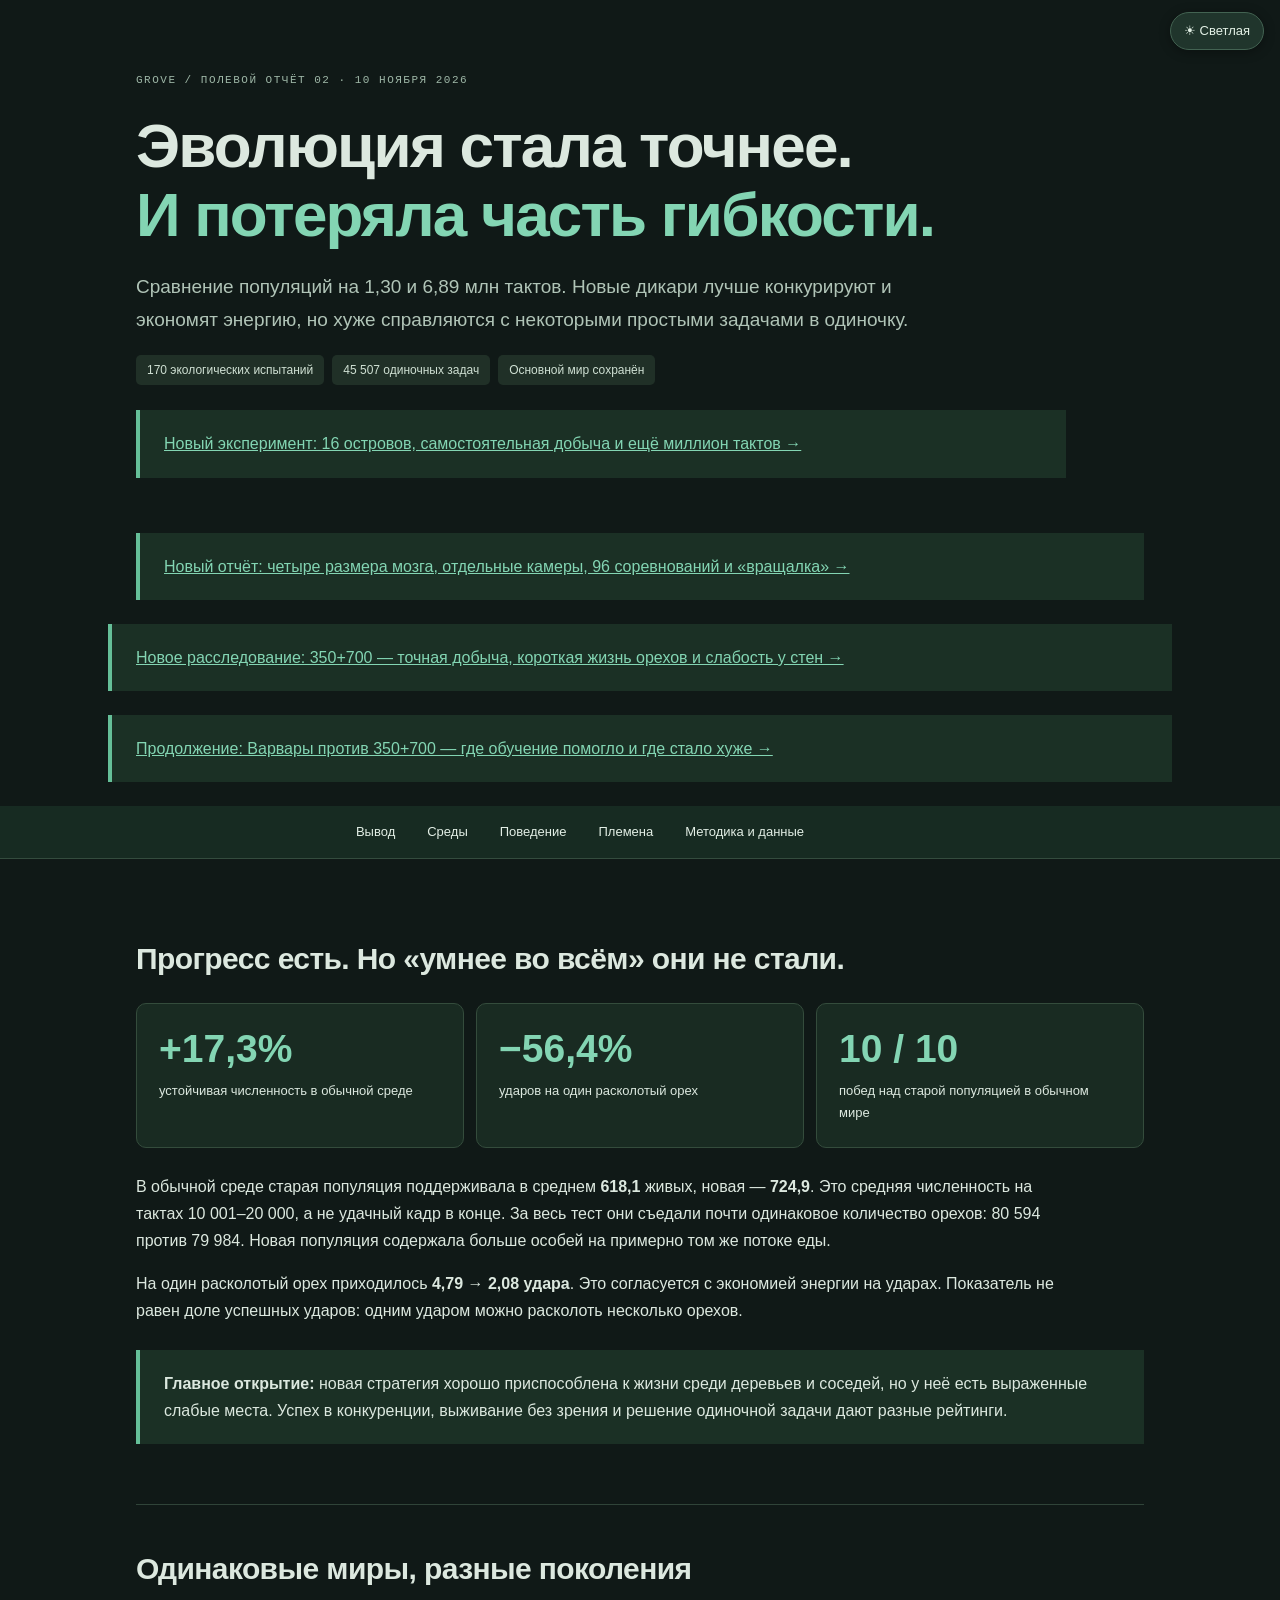
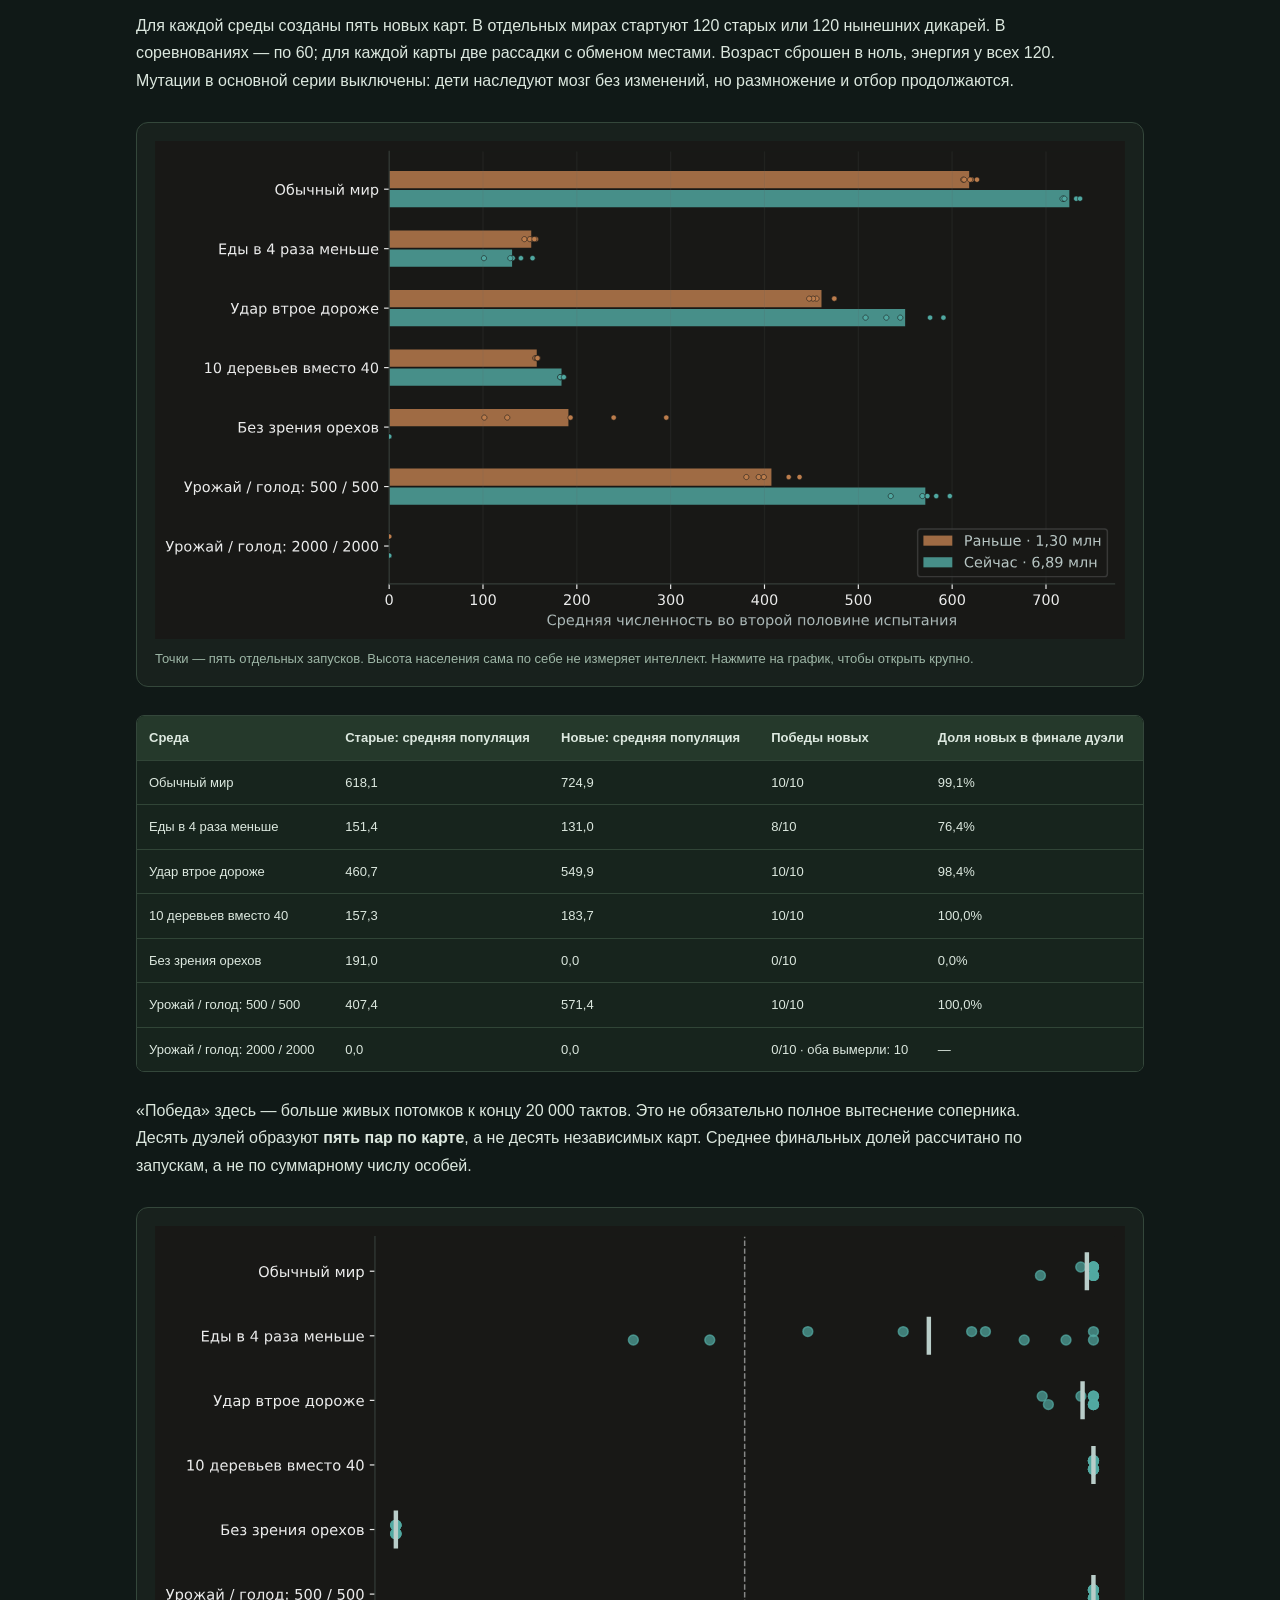
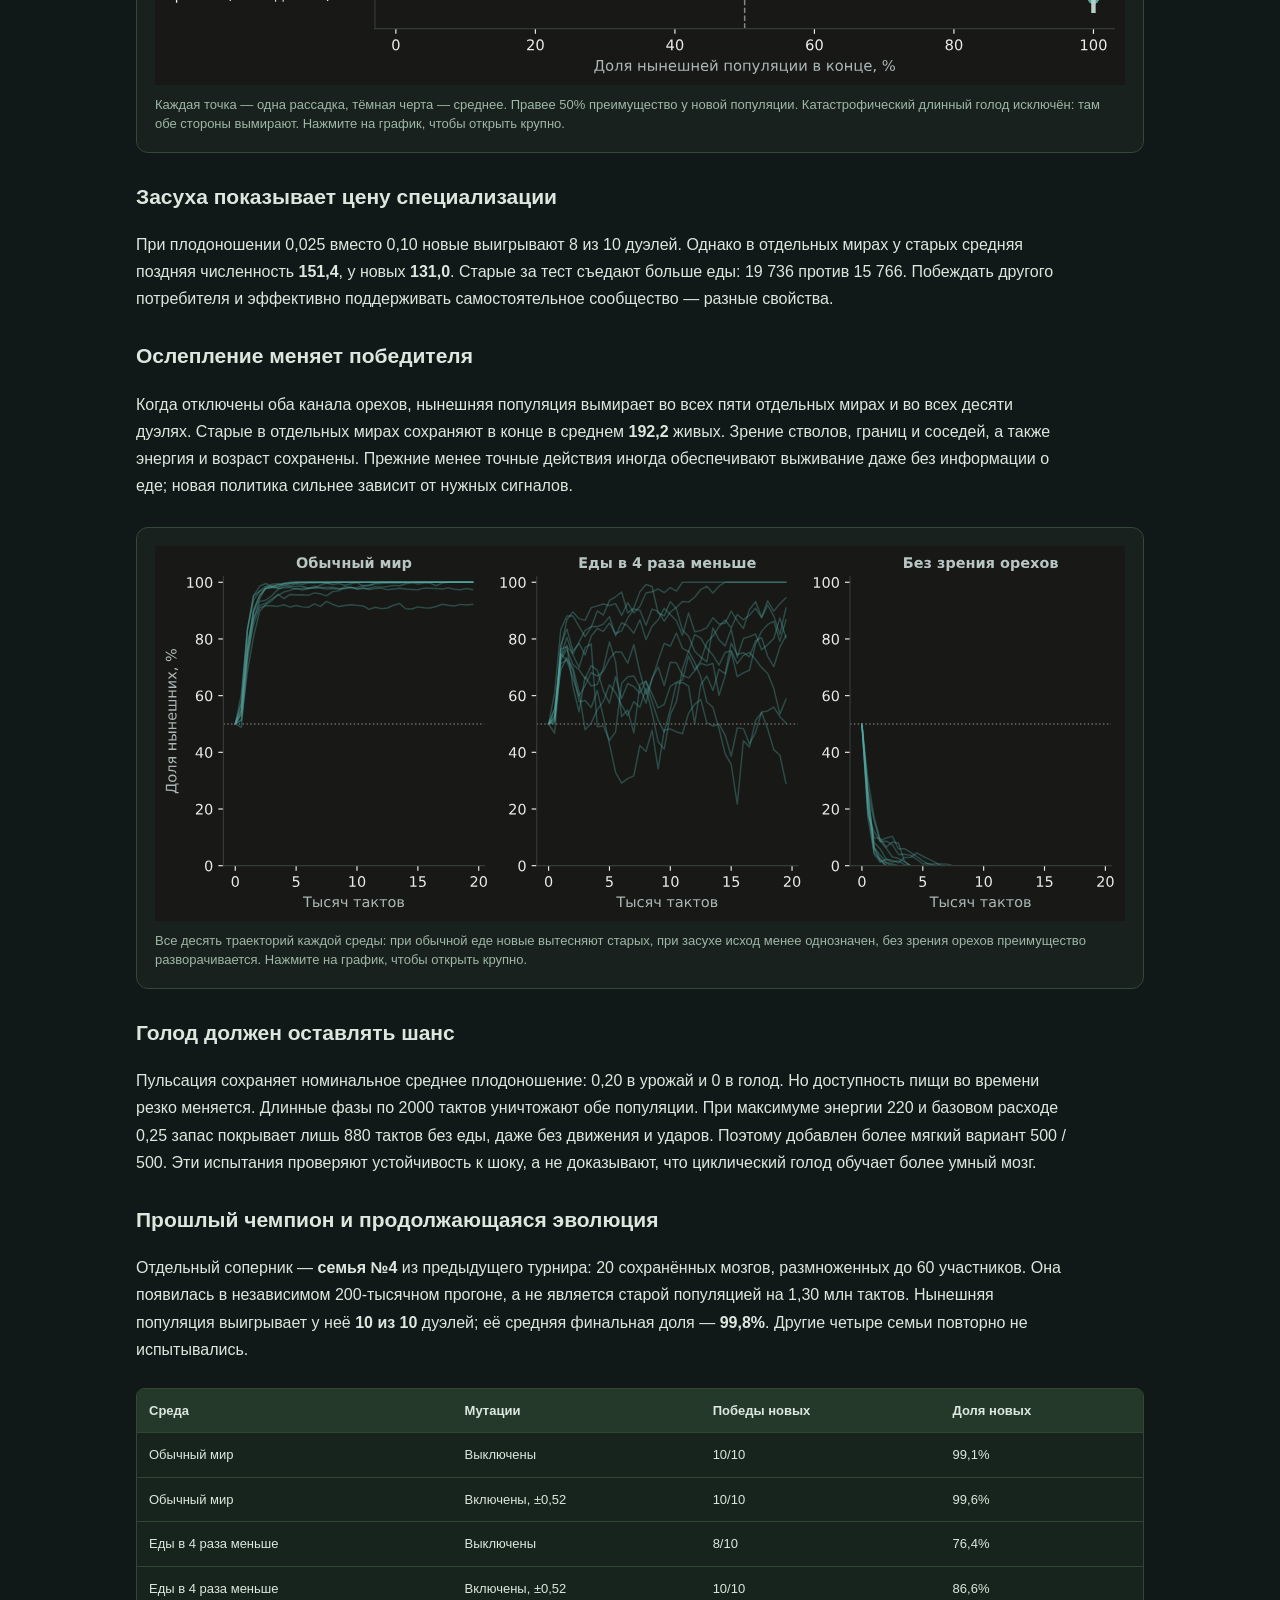
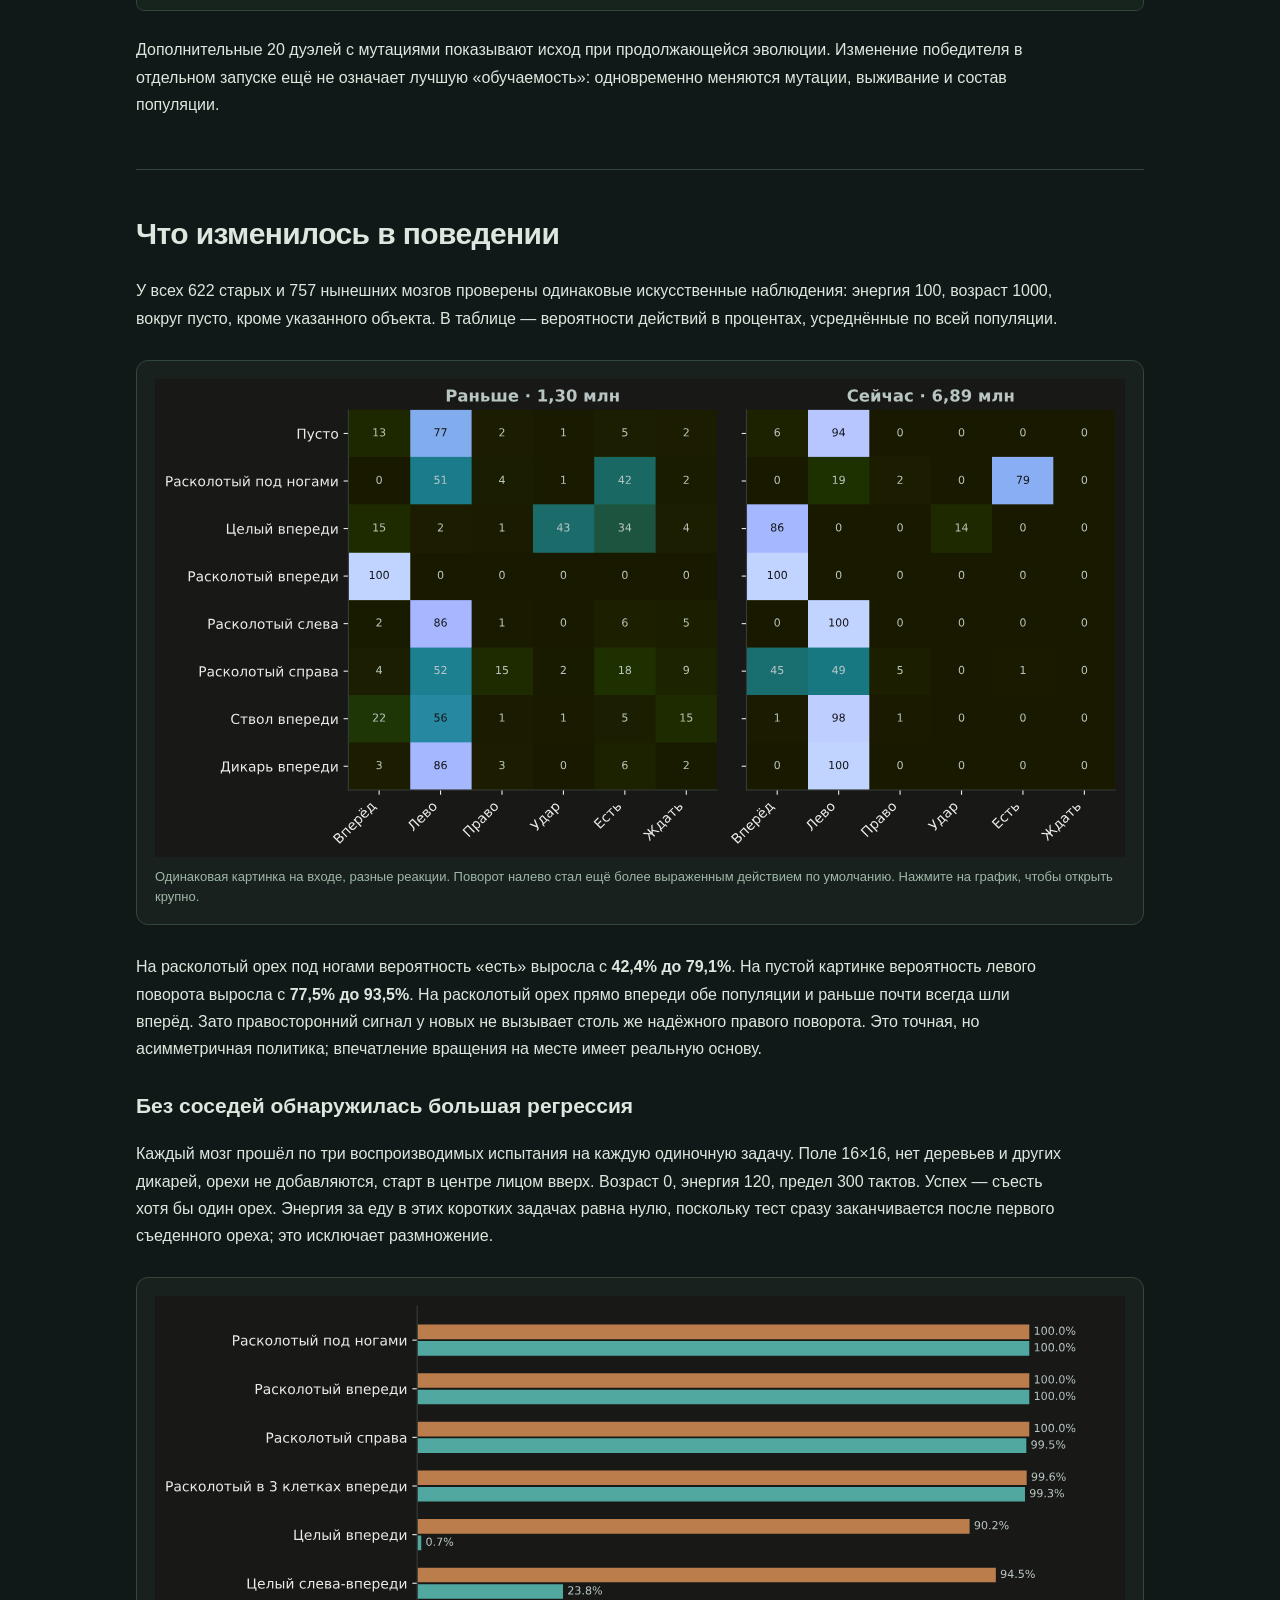
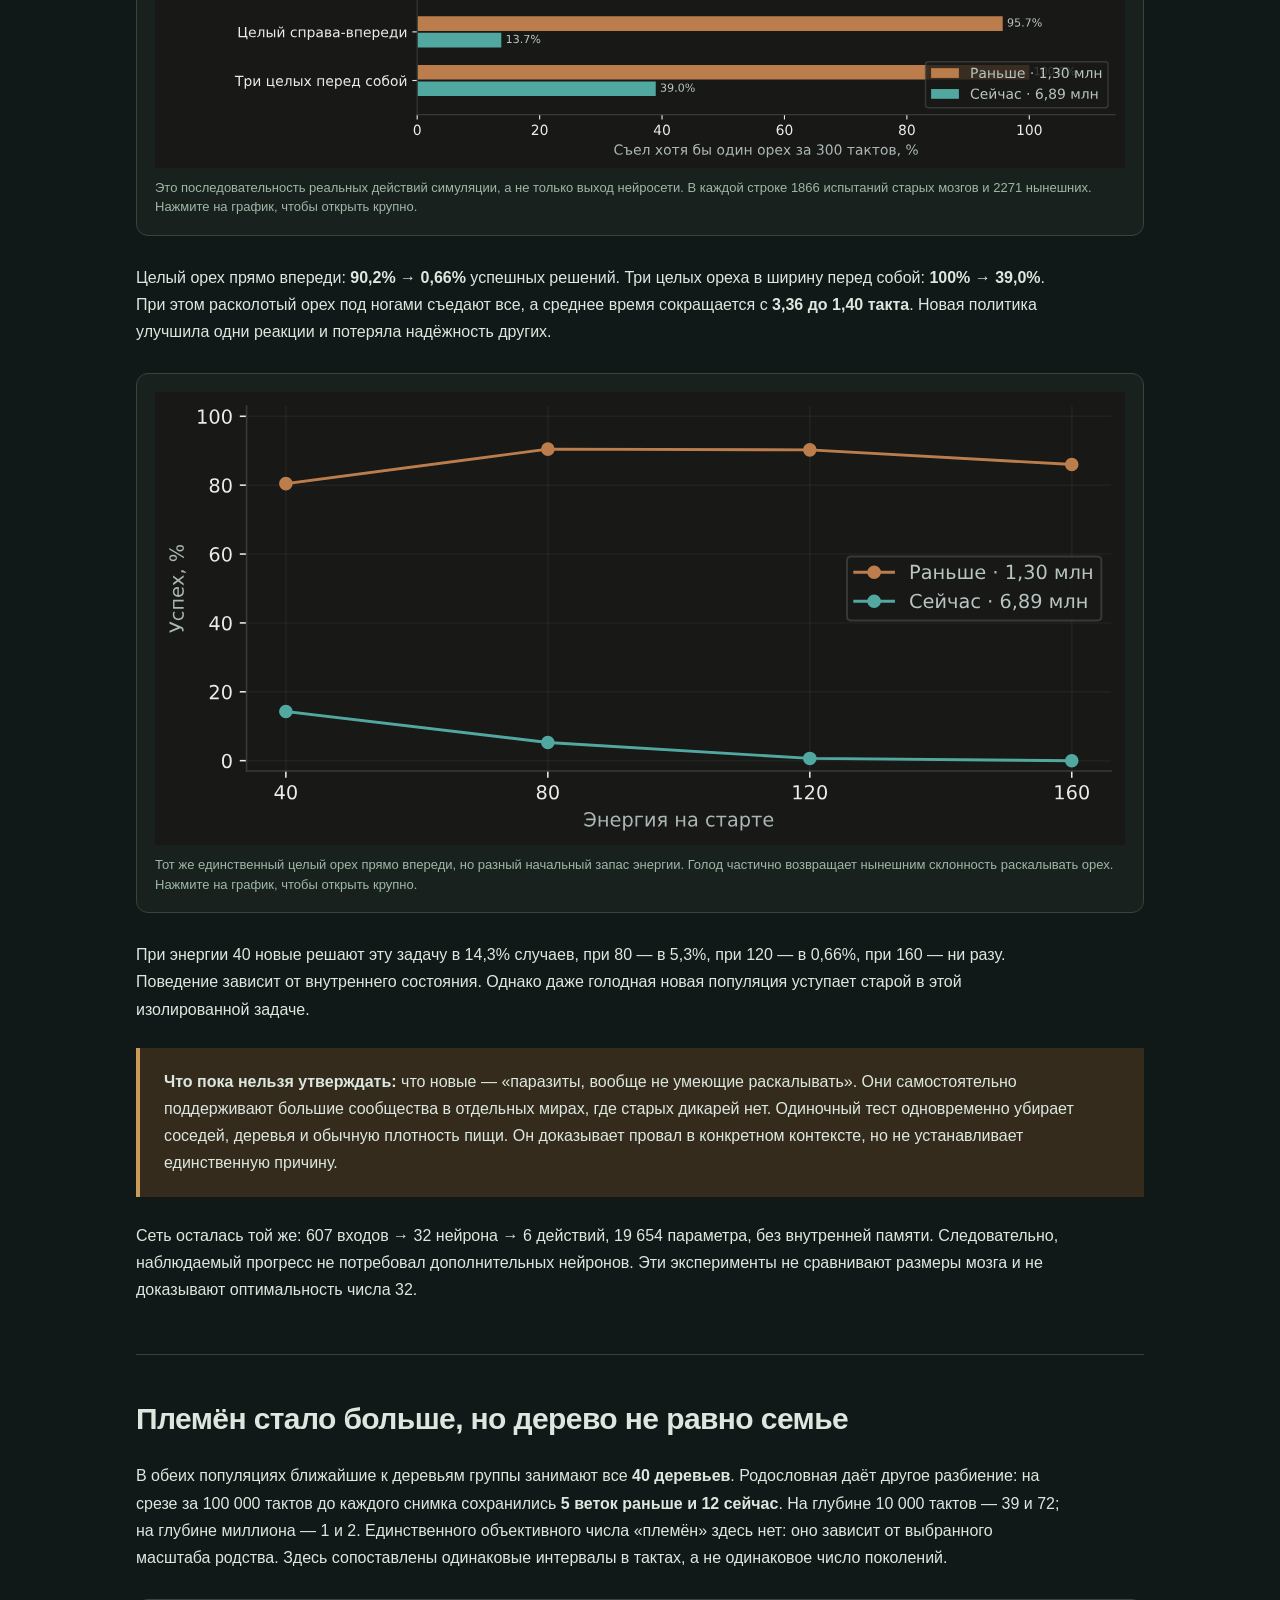
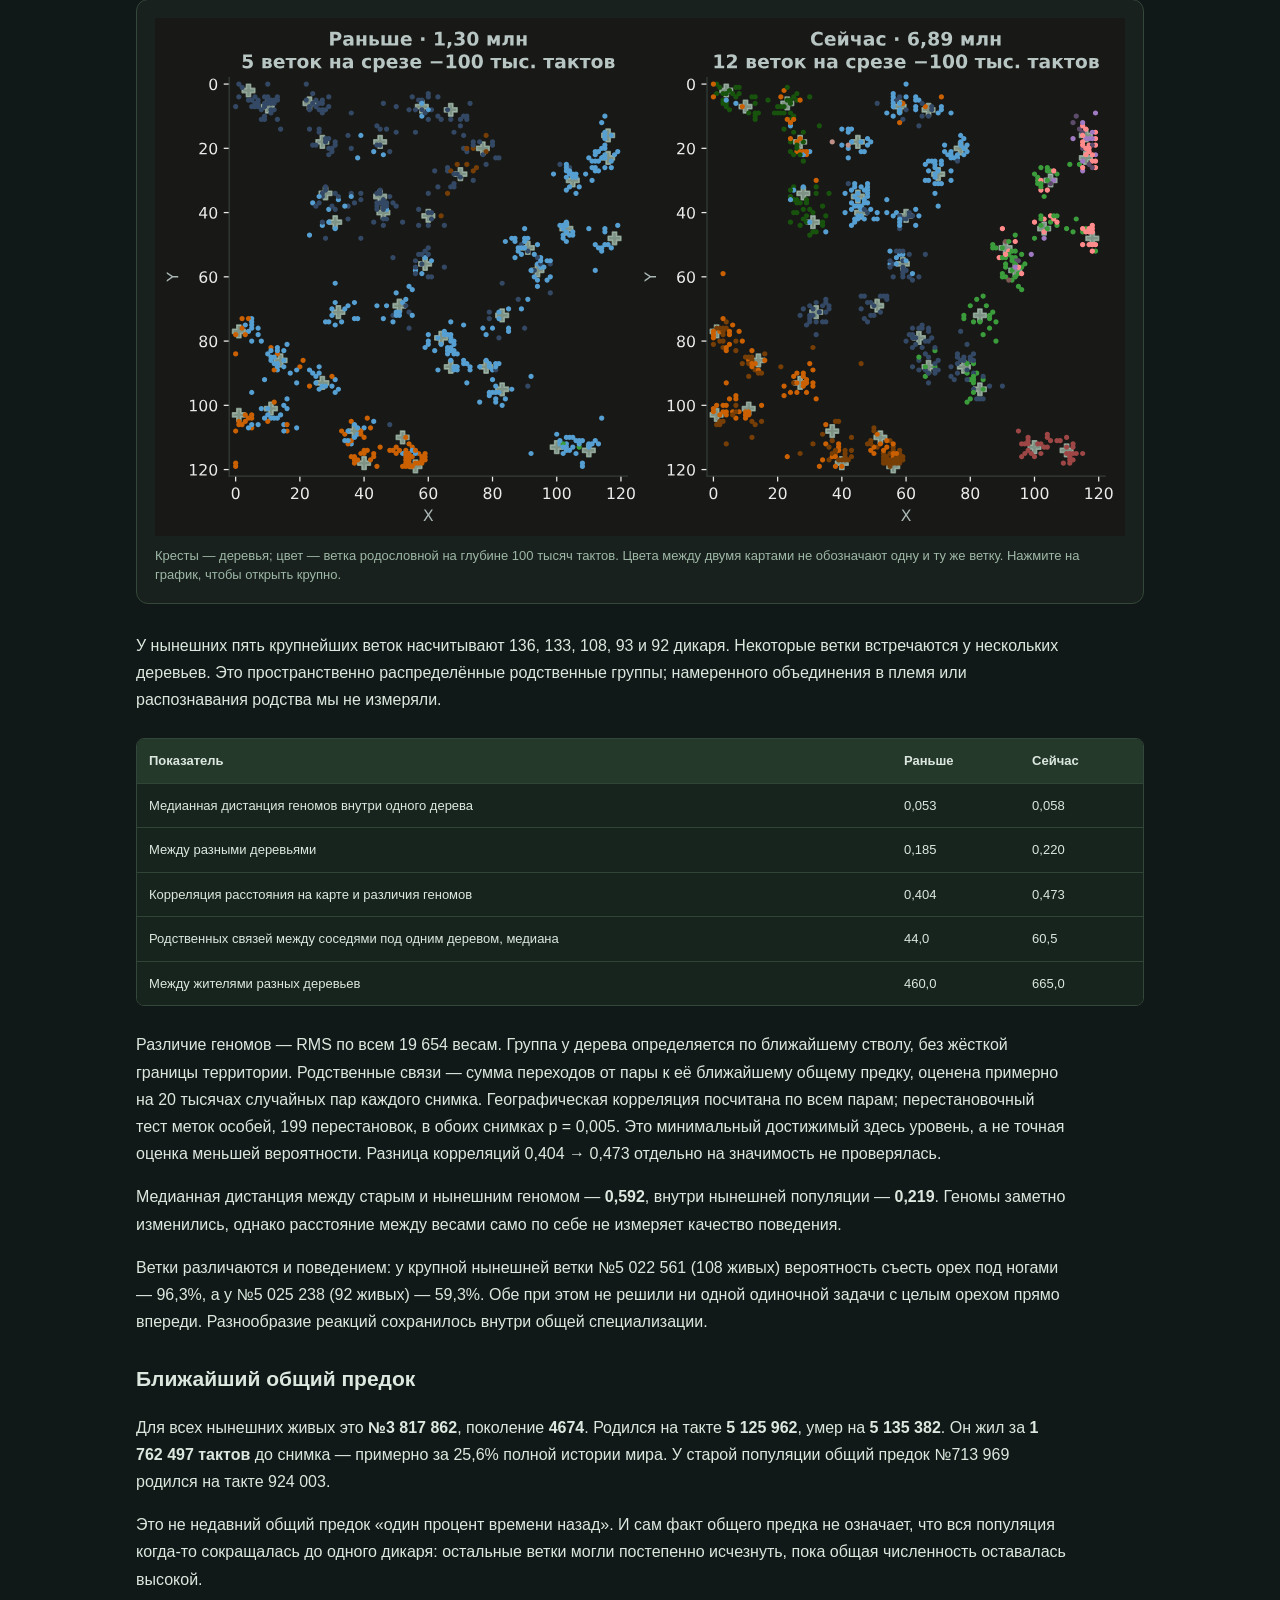
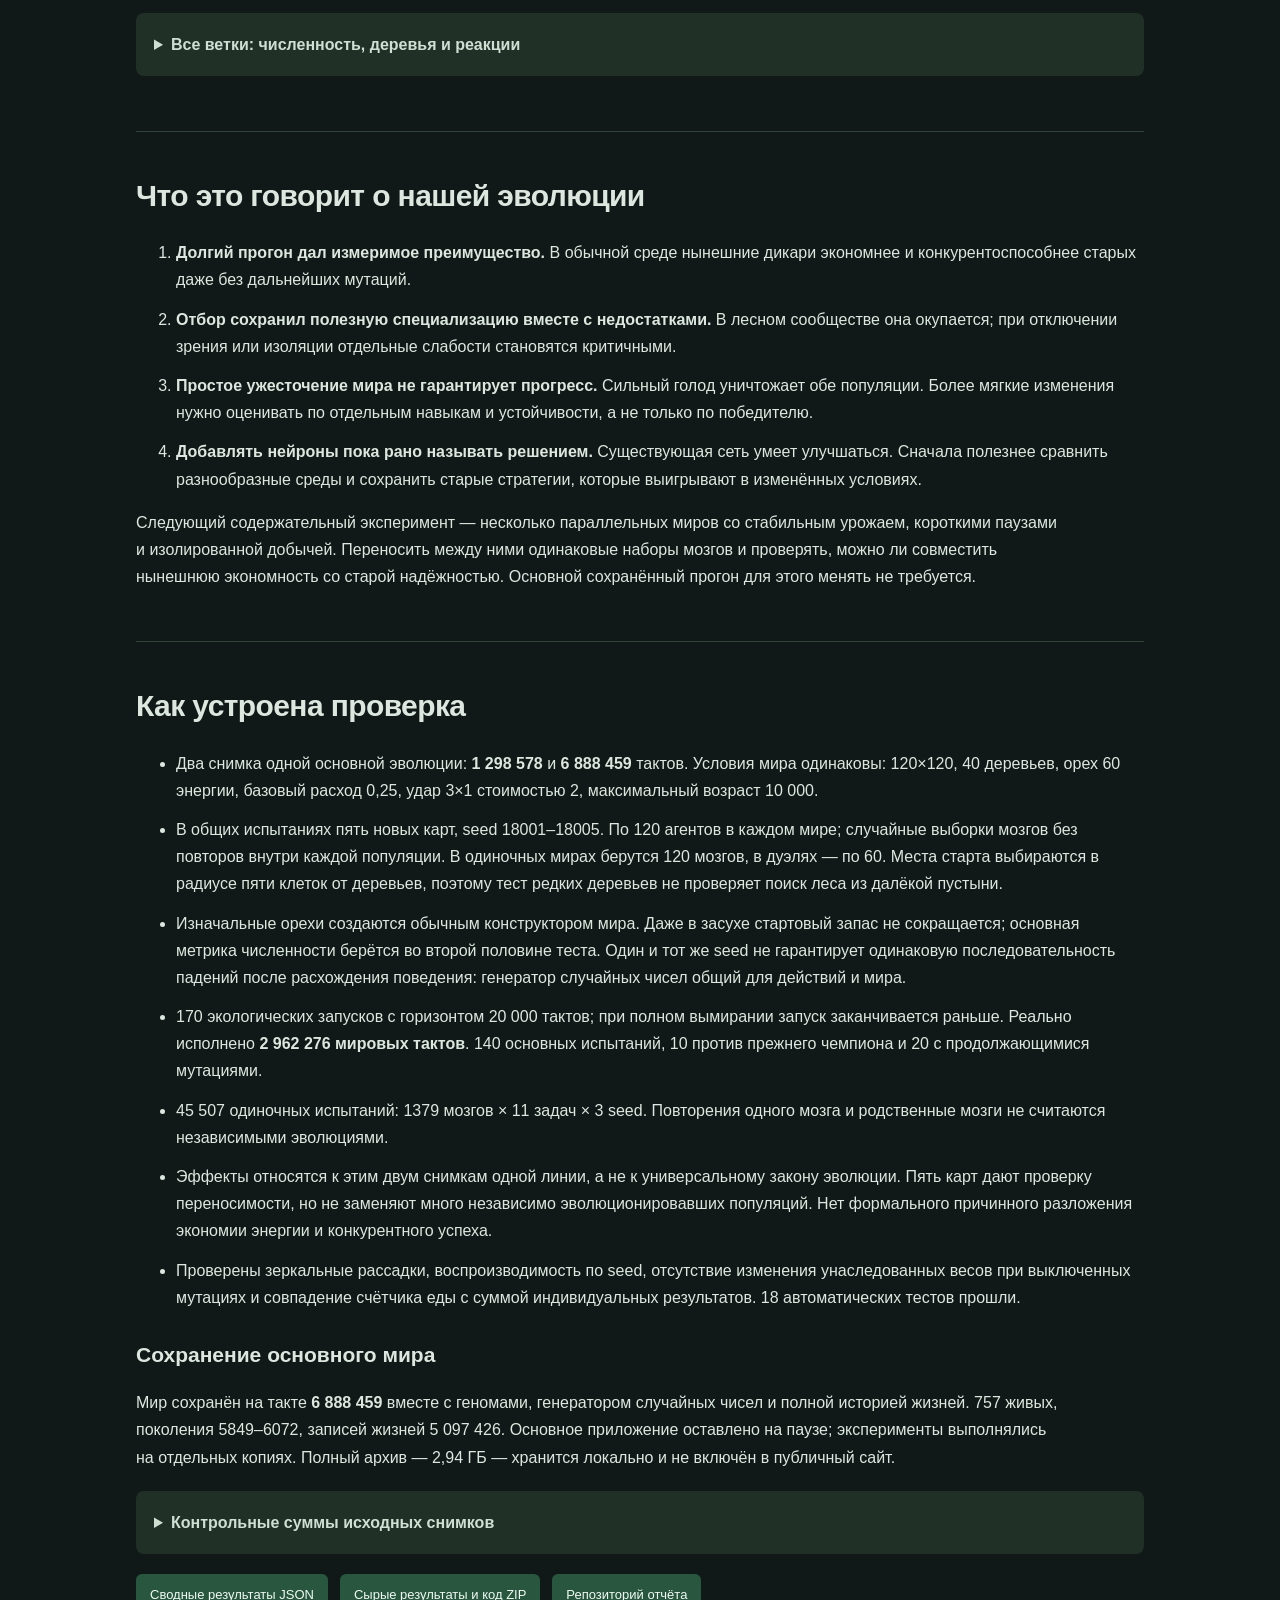
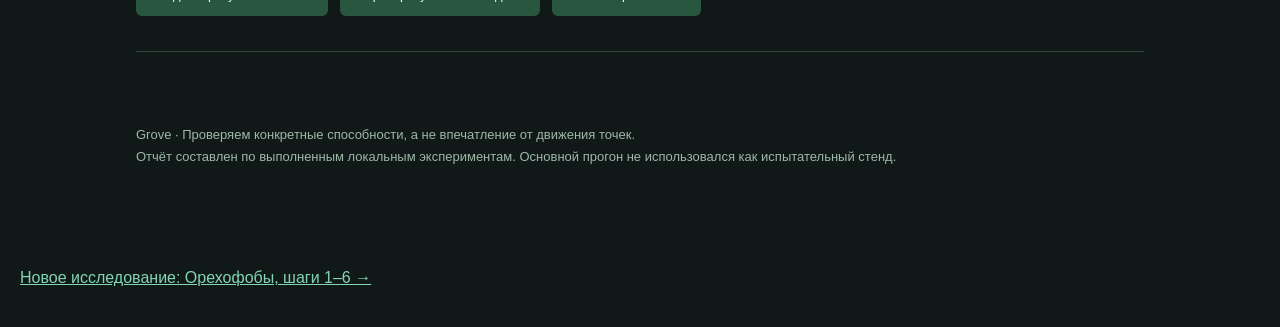
<file: index.html>
<!doctype html><html lang="ru"><head><script>try{document.documentElement.dataset.theme=localStorage.getItem("grove-report-theme")==="light"?"light":"dark"}catch(e){document.documentElement.dataset.theme="dark"}</script><meta charset="utf-8"><meta name="viewport" content="width=device-width,initial-scale=1"><meta name="description" content="170 экспериментов: что изменилось в нейроэволюции Grove между 1,3 и 6,9 млн тактов"><title>Grove — прогресс и цена специализации</title><style>*{box-sizing:border-box}html{scroll-behavior:smooth;scroll-padding-top:75px}body{margin:0;background:#f3f5ef;color:#263b34;font:16px/1.7 -apple-system,BlinkMacSystemFont,"Segoe UI",sans-serif}header,main,footer{max-width:1060px;margin:auto;padding:36px 26px}header{padding-top:62px;padding-bottom:30px}.eyebrow{font:11px/1.5 ui-monospace,monospace;letter-spacing:1.5px;color:#5a7468}h1{font-size:clamp(32px,5.5vw,62px);line-height:1.12;letter-spacing:-1.8px;margin:22px 0}h1 em{font-style:normal;color:#197c69}.lead{font-size:19px;max-width:830px;color:#53695e}.badges{display:flex;gap:8px;flex-wrap:wrap}.badges span{background:#e2eadd;padding:5px 11px;font-size:12px;border-radius:5px}nav{position:sticky;top:0;z-index:5;background:#173f32;display:flex;justify-content:center;gap:8px;padding:10px;overflow-x:auto;white-space:nowrap}nav a{color:#edf3e9;text-decoration:none;padding:5px 12px;font-size:13px}section{padding:20px 0 35px;border-bottom:1px solid #ccd8cc}h2{font-size:30px;line-height:1.25;letter-spacing:-.6px}h3{font-size:21px;line-height:1.3;margin-top:30px}p{max-width:930px}a{color:#087c69}figure{margin:28px 0;background:#fafbf8;border:1px solid #d9e1d6;border-radius:12px;padding:18px}figure img{width:100%;display:block}figcaption{font-size:13px;color:#617366;margin-top:10px;line-height:1.5}.cards{display:grid;grid-template-columns:repeat(3,1fr);gap:12px;margin:25px 0}.cards article{background:#e6eee2;border:1px solid #cbdcc8;padding:22px;border-radius:10px}.cards b{font-size:39px;line-height:1.2;color:#15725e;display:block}.cards span{display:block;font-size:13px;margin-top:8px}.callout{border-left:4px solid #1a8b6e;background:#e4ede1;padding:20px 24px;margin:25px 0}.warn{border-color:#b8772e;background:#f3e9d9}.scroll{overflow:auto;margin:25px 0;border:1px solid #d6dfd2;border-radius:8px}table{width:100%;border-collapse:collapse;background:#fafbf8;font-size:13px;line-height:1.5}td,th{padding:12px;text-align:left;border-bottom:1px solid #e0e7dc}th{background:#e6eee1;font-weight:600}tr:last-child td{border:0}td:first-child{min-width:160px}details{padding:18px;background:#eaf0e4;margin:20px 0;border-radius:8px}summary{cursor:pointer;font-weight:600}code{font-size:11px;overflow-wrap:anywhere}li{margin:12px 0}.downloads{display:flex;gap:12px;flex-wrap:wrap}.downloads a{background:#173f32;color:#fff;padding:10px 14px;border-radius:6px;text-decoration:none;font-size:13px}footer{font-size:13px;color:#677e6e;padding-bottom:60px}@media(max-width:600px){header,main,footer{padding-left:17px;padding-right:17px}header{padding-top:32px}h1{letter-spacing:-1px}h2{font-size:25px}.lead{font-size:17px}nav{justify-content:flex-start}.cards{grid-template-columns:1fr;gap:8px}.cards article{padding:14px;display:flex;gap:16px;align-items:center}.cards b{font-size:30px;min-width:110px}.cards span{margin:0}figure{padding:5px;margin:22px -8px}figcaption{padding:8px;font-size:12px}.callout{padding:15px}td,th{padding:9px}body{font-size:15px}ul,ol{padding-left:22px}}@media print{nav{position:static}.downloads{display:none}details{display:block}section{break-inside:auto}figure{break-inside:avoid}}</style><link rel="stylesheet" href="assets/theme.css"><script src="assets/theme.js" defer></script></head><body><header><div class="eyebrow">GROVE / ПОЛЕВОЙ ОТЧЁТ 02 · 10 НОЯБРЯ 2026</div><h1>Эволюция стала точнее.<br><em>И потеряла часть гибкости.</em></h1><p class="lead">Сравнение популяций на 1,30 и 6,89 млн тактов. Новые дикари лучше конкурируют и экономят энергию, но хуже справляются с некоторыми простыми задачами в одиночку.</p><div class="badges"><span>170 экологических испытаний</span><span>45 507 одиночных задач</span><span>Основной мир сохранён</span></div><p class="callout"><a href="islands/">Новый эксперимент: 16 островов, самостоятельная добыча и ещё миллион тактов →</a></p></header>
<p class="callout" style="max-width:1008px;margin:0 auto 24px"><a href="chambers/">Новый отчёт: четыре размера мозга, отдельные камеры, 96 соревнований и «вращалка» →</a></p><p class="callout" style="max-width:1064px;margin:0 auto 24px"><a href="detective-350-700/">Новое расследование: 350+700 — точная добыча, короткая жизнь орехов и слабость у стен →</a></p><p class="callout" style="max-width:1064px;margin:0 auto 24px"><a href="barbarians/">Продолжение: Варвары против 350+700 — где обучение помогло и где стало хуже →</a></p><nav><a href="#verdict">Вывод</a><a href="#worlds">Среды</a><a href="#behavior">Поведение</a><a href="#tribes">Племена</a><a href="#method">Методика и данные</a></nav>
<main><section id="verdict"><h2>Прогресс есть. Но «умнее во всём» они не стали.</h2><div class="cards"><article><b>+17,3%</b><span>устойчивая численность в обычной среде</span></article><article><b>−56,4%</b><span>ударов на один расколотый орех</span></article><article><b>10 / 10</b><span>побед над старой популяцией в обычном мире</span></article></div>
<p>В обычной среде старая популяция поддерживала в среднем <strong>618,1</strong> живых, новая — <strong>724,9</strong>. Это средняя численность на тактах 10 001–20 000, а не удачный кадр в конце. За весь тест они съедали почти одинаковое количество орехов: 80 594 против 79 984. Новая популяция содержала больше особей на примерно том же потоке еды.</p>
<p>На один расколотый орех приходилось <strong>4,79 → 2,08 удара</strong>. Это согласуется с экономией энергии на ударах. Показатель не равен доле успешных ударов: одним ударом можно расколоть несколько орехов.</p>
<div class="callout"><strong>Главное открытие:</strong> новая стратегия хорошо приспособлена к жизни среди деревьев и соседей, но у неё есть выраженные слабые места. Успех в конкуренции, выживание без зрения и решение одиночной задачи дают разные рейтинги.</div></section>
<section id="worlds"><h2>Одинаковые миры, разные поколения</h2><p>Для каждой среды созданы пять новых карт. В отдельных мирах стартуют 120 старых или 120 нынешних дикарей. В соревнованиях — по 60; для каждой карты две рассадки с обменом местами. Возраст сброшен в ноль, энергия у всех 120. Мутации в основной серии выключены: дети наследуют мозг без изменений, но размножение и отбор продолжаются.</p><figure><a href="figures/ecology.svg" target="_blank" aria-label="Открыть график крупно"><img src="figures/ecology.svg" alt="Точки — пять отдельных запусков. Высота населения сама по себе не измеряет интеллект." loading="lazy"></a><figcaption>Точки — пять отдельных запусков. Высота населения сама по себе не измеряет интеллект. <span class="zoom">Нажмите на график, чтобы открыть крупно.</span></figcaption></figure>
<div class="scroll"><table><thead><tr><th>Среда</th><th>Старые: средняя популяция</th><th>Новые: средняя популяция</th><th>Победы новых</th><th>Доля новых в финале дуэли</th></tr></thead><tbody><tr><td>Обычный мир</td><td>618,1</td><td>724,9</td><td>10/10</td><td>99,1%</td></tr><tr><td>Еды в 4 раза меньше</td><td>151,4</td><td>131,0</td><td>8/10</td><td>76,4%</td></tr><tr><td>Удар втрое дороже</td><td>460,7</td><td>549,9</td><td>10/10</td><td>98,4%</td></tr><tr><td>10 деревьев вместо 40</td><td>157,3</td><td>183,7</td><td>10/10</td><td>100,0%</td></tr><tr><td>Без зрения орехов</td><td>191,0</td><td>0,0</td><td>0/10</td><td>0,0%</td></tr><tr><td>Урожай / голод: 500 / 500</td><td>407,4</td><td>571,4</td><td>10/10</td><td>100,0%</td></tr><tr><td>Урожай / голод: 2000 / 2000</td><td>0,0</td><td>0,0</td><td>0/10 · оба вымерли: 10</td><td>—</td></tr></tbody></table></div>
<p>«Победа» здесь — больше живых потомков к концу 20 000 тактов. Это не обязательно полное вытеснение соперника. Десять дуэлей образуют <strong>пять пар по карте</strong>, а не десять независимых карт. Среднее финальных долей рассчитано по запускам, а не по суммарному числу особей.</p>
<figure><a href="figures/competition.svg" target="_blank" aria-label="Открыть график крупно"><img src="figures/competition.svg" alt="Каждая точка — одна рассадка, тёмная черта — среднее. Правее 50% преимущество у новой популяции. Катастрофический длинный голод исключён: там обе стороны вымирают." loading="lazy"></a><figcaption>Каждая точка — одна рассадка, тёмная черта — среднее. Правее 50% преимущество у новой популяции. Катастрофический длинный голод исключён: там обе стороны вымирают. <span class="zoom">Нажмите на график, чтобы открыть крупно.</span></figcaption></figure>
<h3>Засуха показывает цену специализации</h3><p>При плодоношении 0,025 вместо 0,10 новые выигрывают 8 из 10 дуэлей. Однако в отдельных мирах у старых средняя поздняя численность <strong>151,4</strong>, у новых <strong>131,0</strong>. Старые за тест съедают больше еды: 19 736 против 15 766. Побеждать другого потребителя и эффективно поддерживать самостоятельное сообщество — разные свойства.</p>
<h3>Ослепление меняет победителя</h3><p>Когда отключены оба канала орехов, нынешняя популяция вымирает во всех пяти отдельных мирах и во всех десяти дуэлях. Старые в отдельных мирах сохраняют в конце в среднем <strong>192,2</strong> живых. Зрение стволов, границ и соседей, а также энергия и возраст сохранены. Прежние менее точные действия иногда обеспечивают выживание даже без информации о еде; новая политика сильнее зависит от нужных сигналов.</p>
<figure><a href="figures/trajectories.svg" target="_blank" aria-label="Открыть график крупно"><img src="figures/trajectories.svg" alt="Все десять траекторий каждой среды: при обычной еде новые вытесняют старых, при засухе исход менее однозначен, без зрения орехов преимущество разворачивается." loading="lazy"></a><figcaption>Все десять траекторий каждой среды: при обычной еде новые вытесняют старых, при засухе исход менее однозначен, без зрения орехов преимущество разворачивается. <span class="zoom">Нажмите на график, чтобы открыть крупно.</span></figcaption></figure>
<h3>Голод должен оставлять шанс</h3><p>Пульсация сохраняет номинальное среднее плодоношение: 0,20 в урожай и 0 в голод. Но доступность пищи во времени резко меняется. Длинные фазы по 2000 тактов уничтожают обе популяции. При максимуме энергии 220 и базовом расходе 0,25 запас покрывает лишь 880 тактов без еды, даже без движения и ударов. Поэтому добавлен более мягкий вариант 500 / 500. Эти испытания проверяют устойчивость к шоку, а не доказывают, что циклический голод обучает более умный мозг.</p>
<h3>Прошлый чемпион и продолжающаяся эволюция</h3><p>Отдельный соперник — <strong>семья №4</strong> из предыдущего турнира: 20 сохранённых мозгов, размноженных до 60 участников. Она появилась в независимом 200-тысячном прогоне, а не является старой популяцией на 1,30 млн тактов. Нынешняя популяция выигрывает у неё <strong>10 из 10</strong> дуэлей; её средняя финальная доля — <strong>99,8%</strong>. Другие четыре семьи повторно не испытывались.</p>
<div class="scroll"><table><thead><tr><th>Среда</th><th>Мутации</th><th>Победы новых</th><th>Доля новых</th></tr></thead><tbody><tr><td>Обычный мир</td><td>Выключены</td><td>10/10</td><td>99,1%</td></tr><tr><td>Обычный мир</td><td>Включены, ±0,52</td><td>10/10</td><td>99,6%</td></tr><tr><td>Еды в 4 раза меньше</td><td>Выключены</td><td>8/10</td><td>76,4%</td></tr><tr><td>Еды в 4 раза меньше</td><td>Включены, ±0,52</td><td>10/10</td><td>86,6%</td></tr></tbody></table></div><p>Дополнительные 20 дуэлей с мутациями показывают исход при продолжающейся эволюции. Изменение победителя в отдельном запуске ещё не означает лучшую «обучаемость»: одновременно меняются мутации, выживание и состав популяции.</p></section>
<section id="behavior"><h2>Что изменилось в поведении</h2><p>У всех 622 старых и 757 нынешних мозгов проверены одинаковые искусственные наблюдения: энергия 100, возраст 1000, вокруг пусто, кроме указанного объекта. В таблице — вероятности действий в процентах, усреднённые по всей популяции.</p>
<figure><a href="figures/decisions.svg" target="_blank" aria-label="Открыть график крупно"><img src="figures/decisions.svg" alt="Одинаковая картинка на входе, разные реакции. Поворот налево стал ещё более выраженным действием по умолчанию." loading="lazy"></a><figcaption>Одинаковая картинка на входе, разные реакции. Поворот налево стал ещё более выраженным действием по умолчанию. <span class="zoom">Нажмите на график, чтобы открыть крупно.</span></figcaption></figure>
<p>На расколотый орех под ногами вероятность «есть» выросла с <strong>42,4% до 79,1%</strong>. На пустой картинке вероятность левого поворота выросла с <strong>77,5% до 93,5%</strong>. На расколотый орех прямо впереди обе популяции и раньше почти всегда шли вперёд. Зато правосторонний сигнал у новых не вызывает столь же надёжного правого поворота. Это точная, но асимметричная политика; впечатление вращения на месте имеет реальную основу.</p>
<h3>Без соседей обнаружилась большая регрессия</h3><p>Каждый мозг прошёл по три воспроизводимых испытания на каждую одиночную задачу. Поле 16×16, нет деревьев и других дикарей, орехи не добавляются, старт в центре лицом вверх. Возраст 0, энергия 120, предел 300 тактов. Успех — съесть хотя бы один орех. Энергия за еду в этих коротких задачах равна нулю, поскольку тест сразу заканчивается после первого съеденного ореха; это исключает размножение.</p>
<figure><a href="figures/individual.svg" target="_blank" aria-label="Открыть график крупно"><img src="figures/individual.svg" alt="Это последовательность реальных действий симуляции, а не только выход нейросети. В каждой строке 1866 испытаний старых мозгов и 2271 нынешних." loading="lazy"></a><figcaption>Это последовательность реальных действий симуляции, а не только выход нейросети. В каждой строке 1866 испытаний старых мозгов и 2271 нынешних. <span class="zoom">Нажмите на график, чтобы открыть крупно.</span></figcaption></figure>
<p>Целый орех прямо впереди: <strong>90,2% → 0,66%</strong> успешных решений. Три целых ореха в ширину перед собой: <strong>100% → 39,0%</strong>. При этом расколотый орех под ногами съедают все, а среднее время сокращается с <strong>3,36 до 1,40 такта</strong>. Новая политика улучшила одни реакции и потеряла надёжность других.</p>
<figure><a href="figures/hunger.svg" target="_blank" aria-label="Открыть график крупно"><img src="figures/hunger.svg" alt="Тот же единственный целый орех прямо впереди, но разный начальный запас энергии. Голод частично возвращает нынешним склонность раскалывать орех." loading="lazy"></a><figcaption>Тот же единственный целый орех прямо впереди, но разный начальный запас энергии. Голод частично возвращает нынешним склонность раскалывать орех. <span class="zoom">Нажмите на график, чтобы открыть крупно.</span></figcaption></figure>
<p>При энергии 40 новые решают эту задачу в 14,3% случаев, при 80 — в 5,3%, при 120 — в 0,66%, при 160 — ни разу. Поведение зависит от внутреннего состояния. Однако даже голодная новая популяция уступает старой в этой изолированной задаче.</p>
<div class="callout warn"><strong>Что пока нельзя утверждать:</strong> что новые — «паразиты, вообще не умеющие раскалывать». Они самостоятельно поддерживают большие сообщества в отдельных мирах, где старых дикарей нет. Одиночный тест одновременно убирает соседей, деревья и обычную плотность пищи. Он доказывает провал в конкретном контексте, но не устанавливает единственную причину.</div>
<p>Сеть осталась той же: 607 входов → 32 нейрона → 6 действий, 19 654 параметра, без внутренней памяти. Следовательно, наблюдаемый прогресс не потребовал дополнительных нейронов. Эти эксперименты не сравнивают размеры мозга и не доказывают оптимальность числа 32.</p></section>
<section id="tribes"><h2>Племён стало больше, но дерево не равно семье</h2><p>В обеих популяциях ближайшие к деревьям группы занимают все <strong>40 деревьев</strong>. Родословная даёт другое разбиение: на срезе за 100 000 тактов до каждого снимка сохранились <strong>5 веток раньше и 12 сейчас</strong>. На глубине 10 000 тактов — 39 и 72; на глубине миллиона — 1 и 2. Единственного объективного числа «племён» здесь нет: оно зависит от выбранного масштаба родства. Здесь сопоставлены одинаковые интервалы в тактах, а не одинаковое число поколений.</p>
<figure><a href="figures/tribes.svg" target="_blank" aria-label="Открыть график крупно"><img src="figures/tribes.svg" alt="Кресты — деревья; цвет — ветка родословной на глубине 100 тысяч тактов. Цвета между двумя картами не обозначают одну и ту же ветку." loading="lazy"></a><figcaption>Кресты — деревья; цвет — ветка родословной на глубине 100 тысяч тактов. Цвета между двумя картами не обозначают одну и ту же ветку. <span class="zoom">Нажмите на график, чтобы открыть крупно.</span></figcaption></figure>
<p>У нынешних пять крупнейших веток насчитывают 136, 133, 108, 93 и 92 дикаря. Некоторые ветки встречаются у нескольких деревьев. Это пространственно распределённые родственные группы; намеренного объединения в племя или распознавания родства мы не измеряли.</p>
<div class="scroll"><table><thead><tr><th>Показатель</th><th>Раньше</th><th>Сейчас</th></tr></thead><tbody>
<tr><td>Медианная дистанция геномов внутри одного дерева</td><td>0,053</td><td>0,058</td></tr>
<tr><td>Между разными деревьями</td><td>0,185</td><td>0,220</td></tr>
<tr><td>Корреляция расстояния на карте и различия геномов</td><td>0,404</td><td>0,473</td></tr>
<tr><td>Родственных связей между соседями под одним деревом, медиана</td><td>44,0</td><td>60,5</td></tr>
<tr><td>Между жителями разных деревьев</td><td>460,0</td><td>665,0</td></tr>
</tbody></table></div><p>Различие геномов — RMS по всем 19 654 весам. Группа у дерева определяется по ближайшему стволу, без жёсткой границы территории. Родственные связи — сумма переходов от пары к её ближайшему общему предку, оценена примерно на 20 тысячах случайных пар каждого снимка. Географическая корреляция посчитана по всем парам; перестановочный тест меток особей, 199 перестановок, в обоих снимках p = 0,005. Это минимальный достижимый здесь уровень, а не точная оценка меньшей вероятности. Разница корреляций 0,404 → 0,473 отдельно на значимость не проверялась.</p>
<p>Медианная дистанция между старым и нынешним геномом — <strong>0,592</strong>, внутри нынешней популяции — <strong>0,219</strong>. Геномы заметно изменились, однако расстояние между весами само по себе не измеряет качество поведения.</p>
<p>Ветки различаются и поведением: у крупной нынешней ветки №5 022 561 (108 живых) вероятность съесть орех под ногами — 96,3%, а у №5 025 238 (92 живых) — 59,3%. Обе при этом не решили ни одной одиночной задачи с целым орехом прямо впереди. Разнообразие реакций сохранилось внутри общей специализации.</p><h3>Ближайший общий предок</h3><p>Для всех нынешних живых это <strong>№3 817 862</strong>, поколение <strong>4674</strong>. Родился на такте <strong>5 125 962</strong>, умер на <strong>5 135 382</strong>. Он жил за <strong>1 762 497 тактов</strong> до снимка — примерно за 25,6% полной истории мира. У старой популяции общий предок №713 969 родился на такте 924 003.</p><p>Это не недавний общий предок «один процент времени назад». И сам факт общего предка не означает, что вся популяция когда-то сокращалась до одного дикаря: остальные ветки могли постепенно исчезнуть, пока общая численность оставалась высокой.</p>
<details><summary>Все ветки: численность, деревья и реакции</summary><h3>Раньше · 1,30 млн</h3><div class="scroll"><table><thead><tr><th>Предок ветки</th><th>Живых</th><th>Деревьев</th><th>Есть под ногами¹</th><th>Целый орех в одиночку²</th></tr></thead><tbody><tr><td><span style="display:inline-block;width:10px;height:10px;margin-right:6px;background:#1f77b4"></span>#923080</td><td>316</td><td>30</td><td>32,6%</td><td>100,0%</td></tr><tr><td><span style="display:inline-block;width:10px;height:10px;margin-right:6px;background:#aec7e8"></span>#922510</td><td>208</td><td>23</td><td>45,7%</td><td>70,8%</td></tr><tr><td><span style="display:inline-block;width:10px;height:10px;margin-right:6px;background:#ff7f0e"></span>#921512</td><td>85</td><td>9</td><td>71,4%</td><td>100,0%</td></tr><tr><td><span style="display:inline-block;width:10px;height:10px;margin-right:6px;background:#ffbb78"></span>#920622</td><td>11</td><td>3</td><td>36,3%</td><td>100,0%</td></tr><tr><td><span style="display:inline-block;width:10px;height:10px;margin-right:6px;background:#2ca02c"></span>#923069</td><td>2</td><td>2</td><td>32,3%</td><td>100,0%</td></tr></tbody></table></div><h3>Сейчас · 6,89 млн</h3><div class="scroll"><table><thead><tr><th>Предок ветки</th><th>Живых</th><th>Деревьев</th><th>Есть под ногами¹</th><th>Целый орех в одиночку²</th></tr></thead><tbody><tr><td><span style="display:inline-block;width:10px;height:10px;margin-right:6px;background:#1f77b4"></span>#5025231</td><td>136</td><td>14</td><td>77,0%</td><td>0,0%</td></tr><tr><td><span style="display:inline-block;width:10px;height:10px;margin-right:6px;background:#aec7e8"></span>#5023486</td><td>133</td><td>14</td><td>63,2%</td><td>0,0%</td></tr><tr><td><span style="display:inline-block;width:10px;height:10px;margin-right:6px;background:#ff7f0e"></span>#5022561</td><td>108</td><td>16</td><td>96,3%</td><td>0,0%</td></tr><tr><td><span style="display:inline-block;width:10px;height:10px;margin-right:6px;background:#ffbb78"></span>#5024486</td><td>93</td><td>11</td><td>86,7%</td><td>1,4%</td></tr><tr><td><span style="display:inline-block;width:10px;height:10px;margin-right:6px;background:#2ca02c"></span>#5025238</td><td>92</td><td>10</td><td>59,3%</td><td>0,0%</td></tr><tr><td><span style="display:inline-block;width:10px;height:10px;margin-right:6px;background:#98df8a"></span>#5025615</td><td>84</td><td>6</td><td>81,8%</td><td>0,0%</td></tr><tr><td><span style="display:inline-block;width:10px;height:10px;margin-right:6px;background:#d62728"></span>#5025520</td><td>47</td><td>7</td><td>92,9%</td><td>0,0%</td></tr><tr><td><span style="display:inline-block;width:10px;height:10px;margin-right:6px;background:#ff9896"></span>#5025652</td><td>35</td><td>2</td><td>91,0%</td><td>0,0%</td></tr><tr><td><span style="display:inline-block;width:10px;height:10px;margin-right:6px;background:#9467bd"></span>#5024168</td><td>14</td><td>5</td><td>92,7%</td><td>0,0%</td></tr><tr><td><span style="display:inline-block;width:10px;height:10px;margin-right:6px;background:#c5b0d5"></span>#5025055</td><td>11</td><td>4</td><td>96,9%</td><td>33,3%</td></tr><tr><td><span style="display:inline-block;width:10px;height:10px;margin-right:6px;background:#8c564b"></span>#5023750</td><td>2</td><td>1</td><td>72,3%</td><td>0,0%</td></tr><tr><td><span style="display:inline-block;width:10px;height:10px;margin-right:6px;background:#c49c94"></span>#5024164</td><td>2</td><td>2</td><td>55,6%</td><td>0,0%</td></tr></tbody></table></div><p>¹ Средняя вероятность действия «есть» при искусственном наблюдении ореха под ногами. ² Доля одиночных испытаний «целый впереди», стартовая энергия 120. Ветки выделены по предку на одинаковой временной глубине, а не алгоритмом кластеризации весов. Маленькие ветки дают нестабильные оценки.</p></details></section>
<section><h2>Что это говорит о нашей эволюции</h2><ol><li><strong>Долгий прогон дал измеримое преимущество.</strong> В обычной среде нынешние дикари экономнее и конкурентоспособнее старых даже без дальнейших мутаций.</li><li><strong>Отбор сохранил полезную специализацию вместе с недостатками.</strong> В лесном сообществе она окупается; при отключении зрения или изоляции отдельные слабости становятся критичными.</li><li><strong>Простое ужесточение мира не гарантирует прогресс.</strong> Сильный голод уничтожает обе популяции. Более мягкие изменения нужно оценивать по отдельным навыкам и устойчивости, а не только по победителю.</li><li><strong>Добавлять нейроны пока рано называть решением.</strong> Существующая сеть умеет улучшаться. Сначала полезнее сравнить разнообразные среды и сохранить старые стратегии, которые выигрывают в изменённых условиях.</li></ol><p>Следующий содержательный эксперимент — несколько параллельных миров со стабильным урожаем, короткими паузами и изолированной добычей. Переносить между ними одинаковые наборы мозгов и проверять, можно ли совместить нынешнюю экономность со старой надёжностью. Основной сохранённый прогон для этого менять не требуется.</p></section>
<section id="method"><h2>Как устроена проверка</h2><ul><li>Два снимка одной основной эволюции: <strong>1 298 578</strong> и <strong>6 888 459</strong> тактов. Условия мира одинаковы: 120×120, 40 деревьев, орех 60 энергии, базовый расход 0,25, удар 3×1 стоимостью 2, максимальный возраст 10 000.</li><li>В общих испытаниях пять новых карт, seed 18001–18005. По 120 агентов в каждом мире; случайные выборки мозгов без повторов внутри каждой популяции. В одиночных мирах берутся 120 мозгов, в дуэлях — по 60. Места старта выбираются в радиусе пяти клеток от деревьев, поэтому тест редких деревьев не проверяет поиск леса из далёкой пустыни.</li><li>Изначальные орехи создаются обычным конструктором мира. Даже в засухе стартовый запас не сокращается; основная метрика численности берётся во второй половине теста. Один и тот же seed не гарантирует одинаковую последовательность падений после расхождения поведения: генератор случайных чисел общий для действий и мира.</li><li>170 экологических запусков с горизонтом 20 000 тактов; при полном вымирании запуск заканчивается раньше. Реально исполнено <strong>2 962 276 мировых тактов</strong>. 140 основных испытаний, 10 против прежнего чемпиона и 20 с продолжающимися мутациями.</li><li>45 507 одиночных испытаний: 1379 мозгов × 11 задач × 3 seed. Повторения одного мозга и родственные мозги не считаются независимыми эволюциями.</li><li>Эффекты относятся к этим двум снимкам одной линии, а не к универсальному закону эволюции. Пять карт дают проверку переносимости, но не заменяют много независимо эволюционировавших популяций. Нет формального причинного разложения экономии энергии и конкурентного успеха.</li><li>Проверены зеркальные рассадки, воспроизводимость по seed, отсутствие изменения унаследованных весов при выключенных мутациях и совпадение счётчика еды с суммой индивидуальных результатов. 18 автоматических тестов прошли.</li></ul>
<h3>Сохранение основного мира</h3><p>Мир сохранён на такте <strong>6 888 459</strong> вместе с геномами, генератором случайных чисел и полной историей жизней. 757 живых, поколения 5849–6072, записей жизней 5 097 426. Основное приложение оставлено на паузе; эксперименты выполнялись на отдельных копиях. Полный архив — 2,94 ГБ — хранится локально и не включён в публичный сайт.</p>
<details><summary>Контрольные суммы исходных снимков</summary><p>SHA-256 старого: <code>fd3cf6bed7bd7d0e04d1a1728ece970e2526ca424fd56dc8ffef65568b24deff</code></p><p>SHA-256 нынешнего: <code>9dda4489ac6e0df502487ec33af97310d9fc5fee44409fe23cd6e2ad5ec2f85f</code></p></details>
<div class="downloads"><a href="data.json">Сводные результаты JSON</a><a href="experiment-data.zip">Сырые результаты и код ZIP</a><a href="https://github.com/EazzzyMax/grove-evolution-reports">Репозиторий отчёта</a></div></section></main><footer>Grove · Проверяем конкретные способности, а не впечатление от движения точек.<br>Отчёт составлен по выполненным локальным экспериментам. Основной прогон не использовался как испытательный стенд.</footer><p style="padding:20px"><a href="nutphobes/">Новое исследование: Орехофобы, шаги 1–6 →</a></p></body></html>
</file>
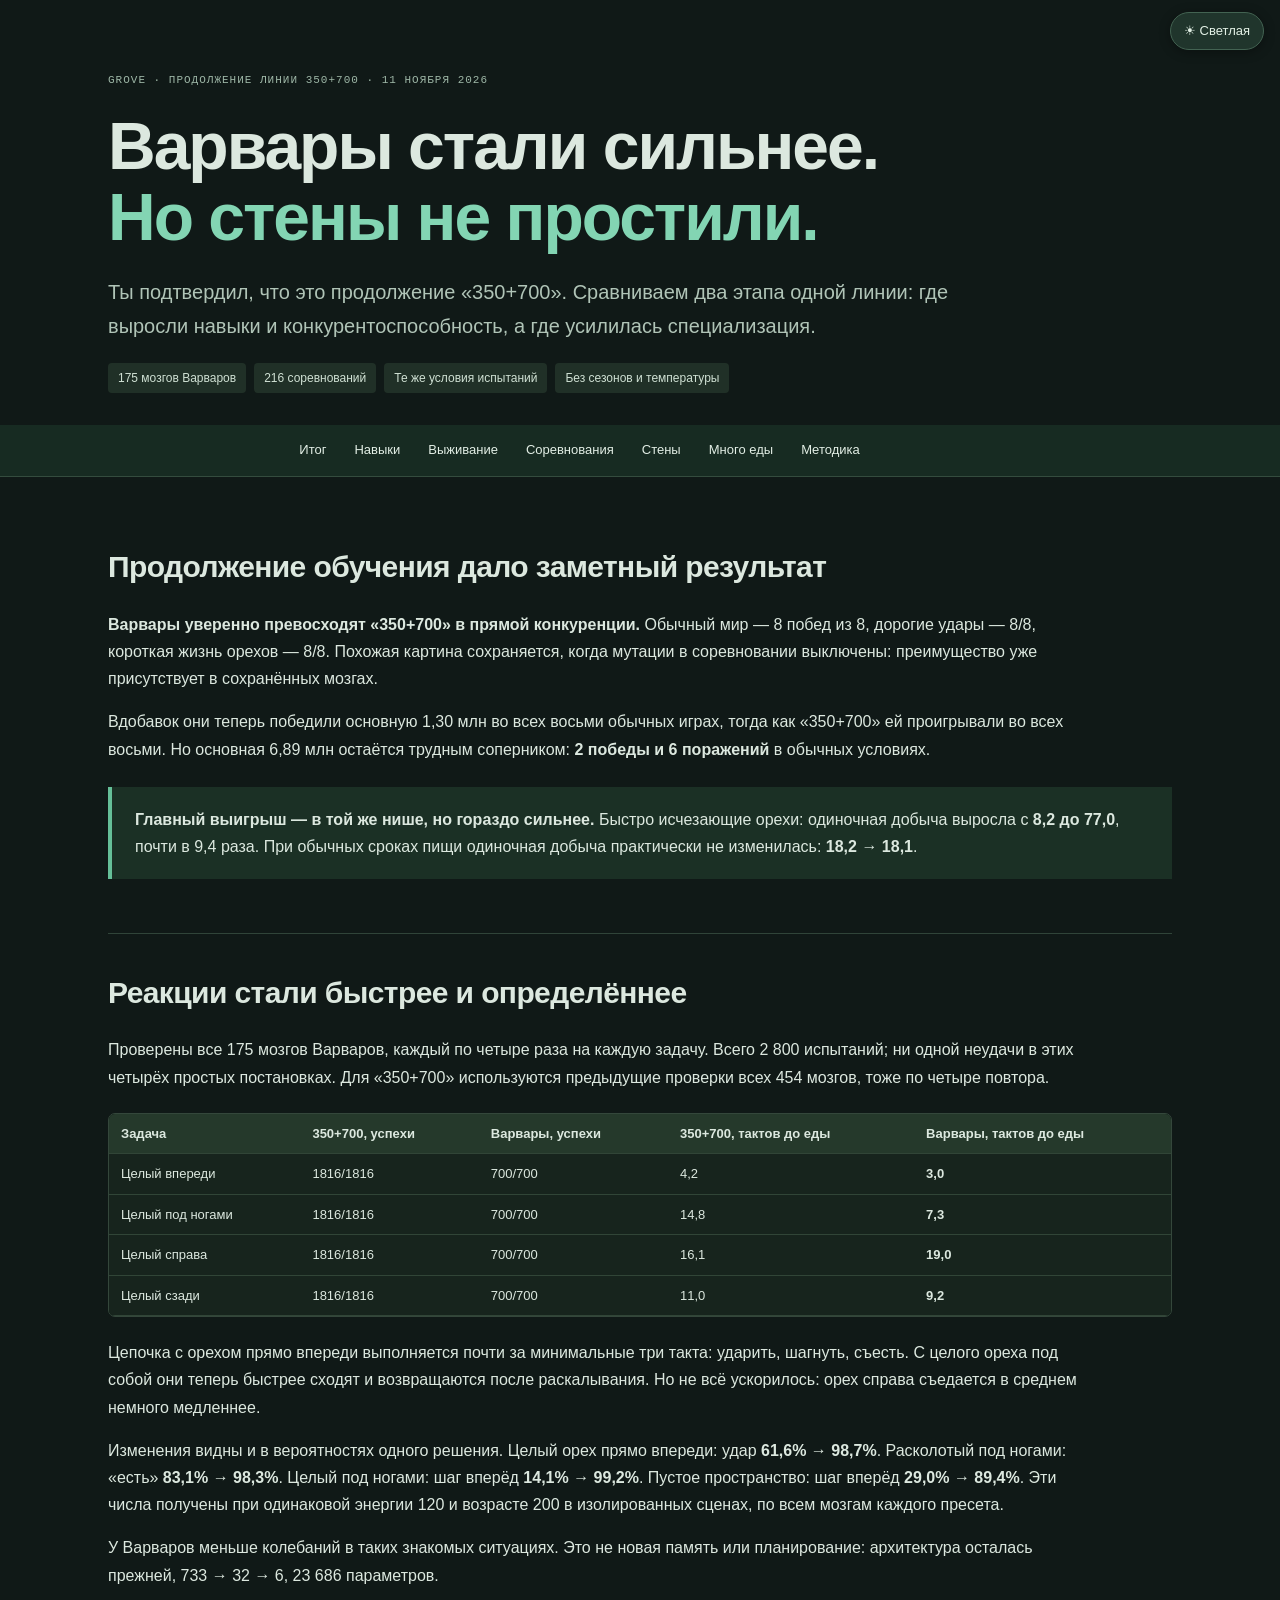
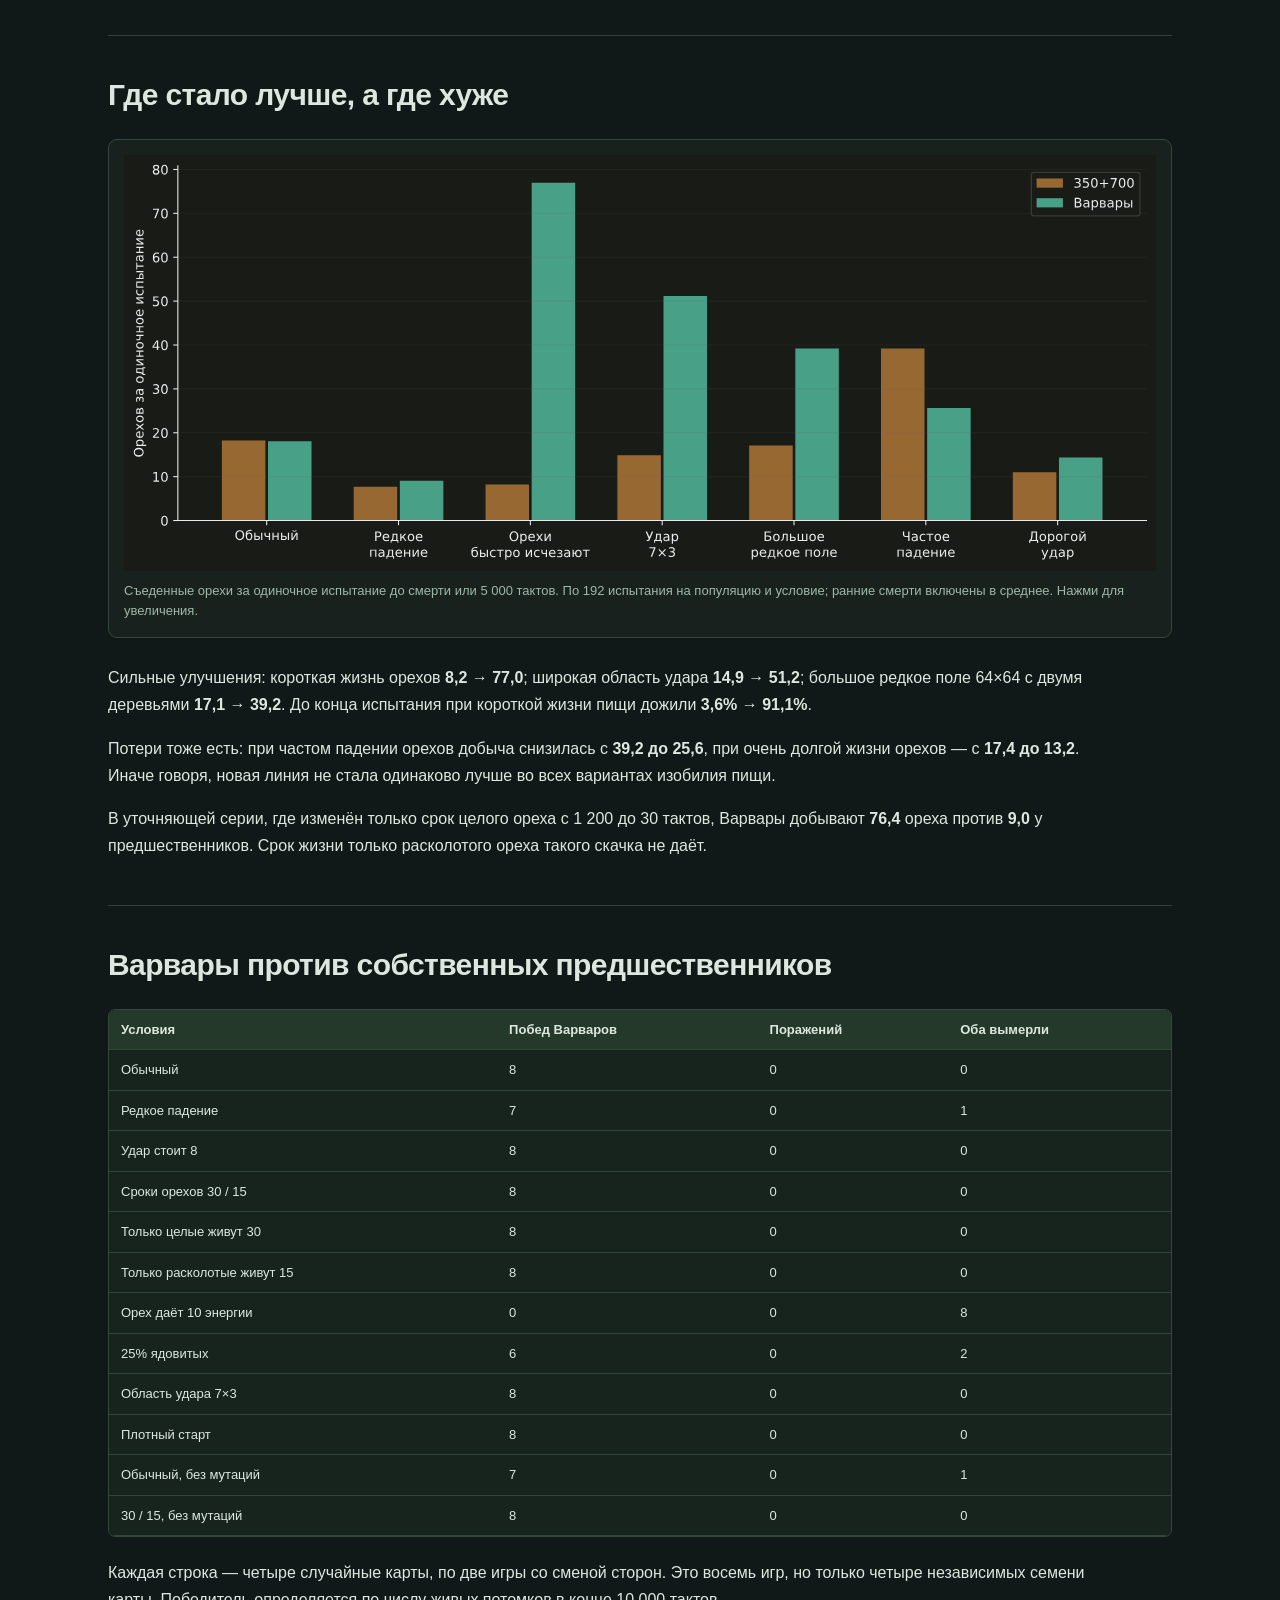
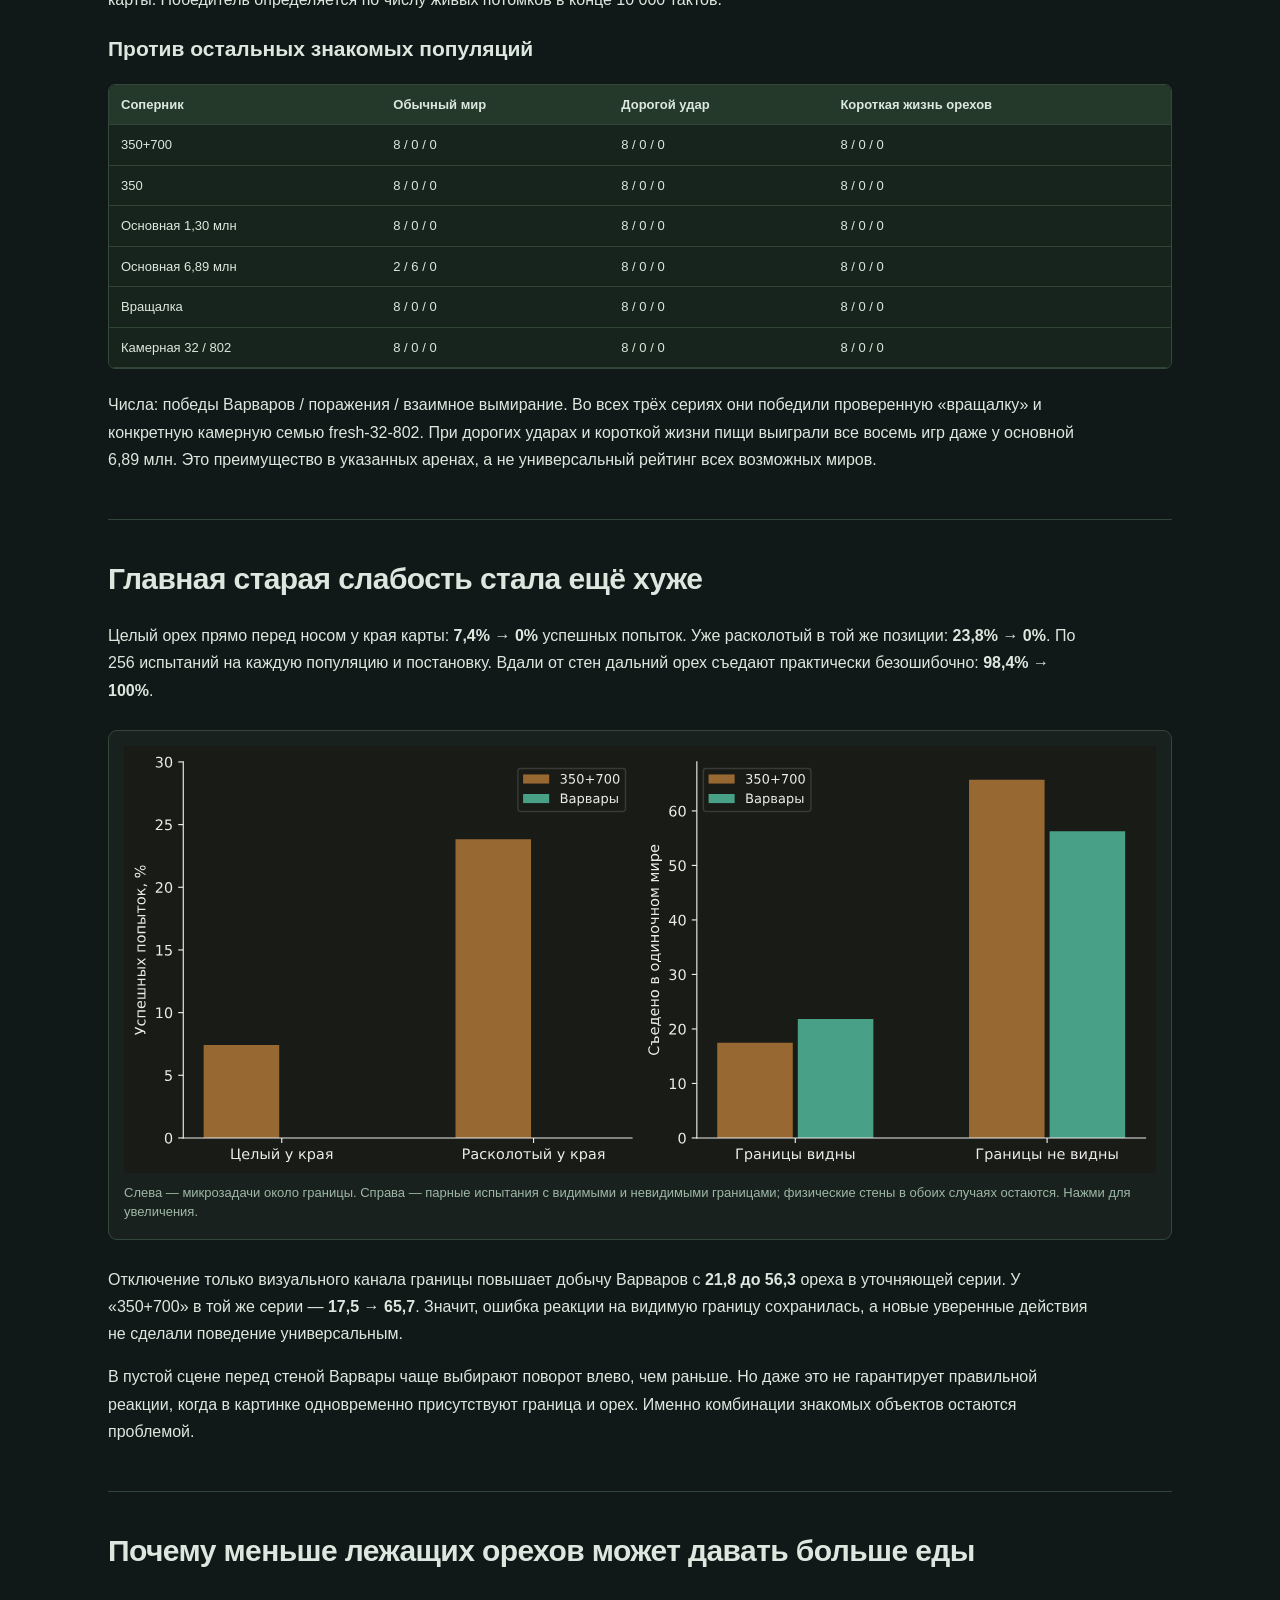
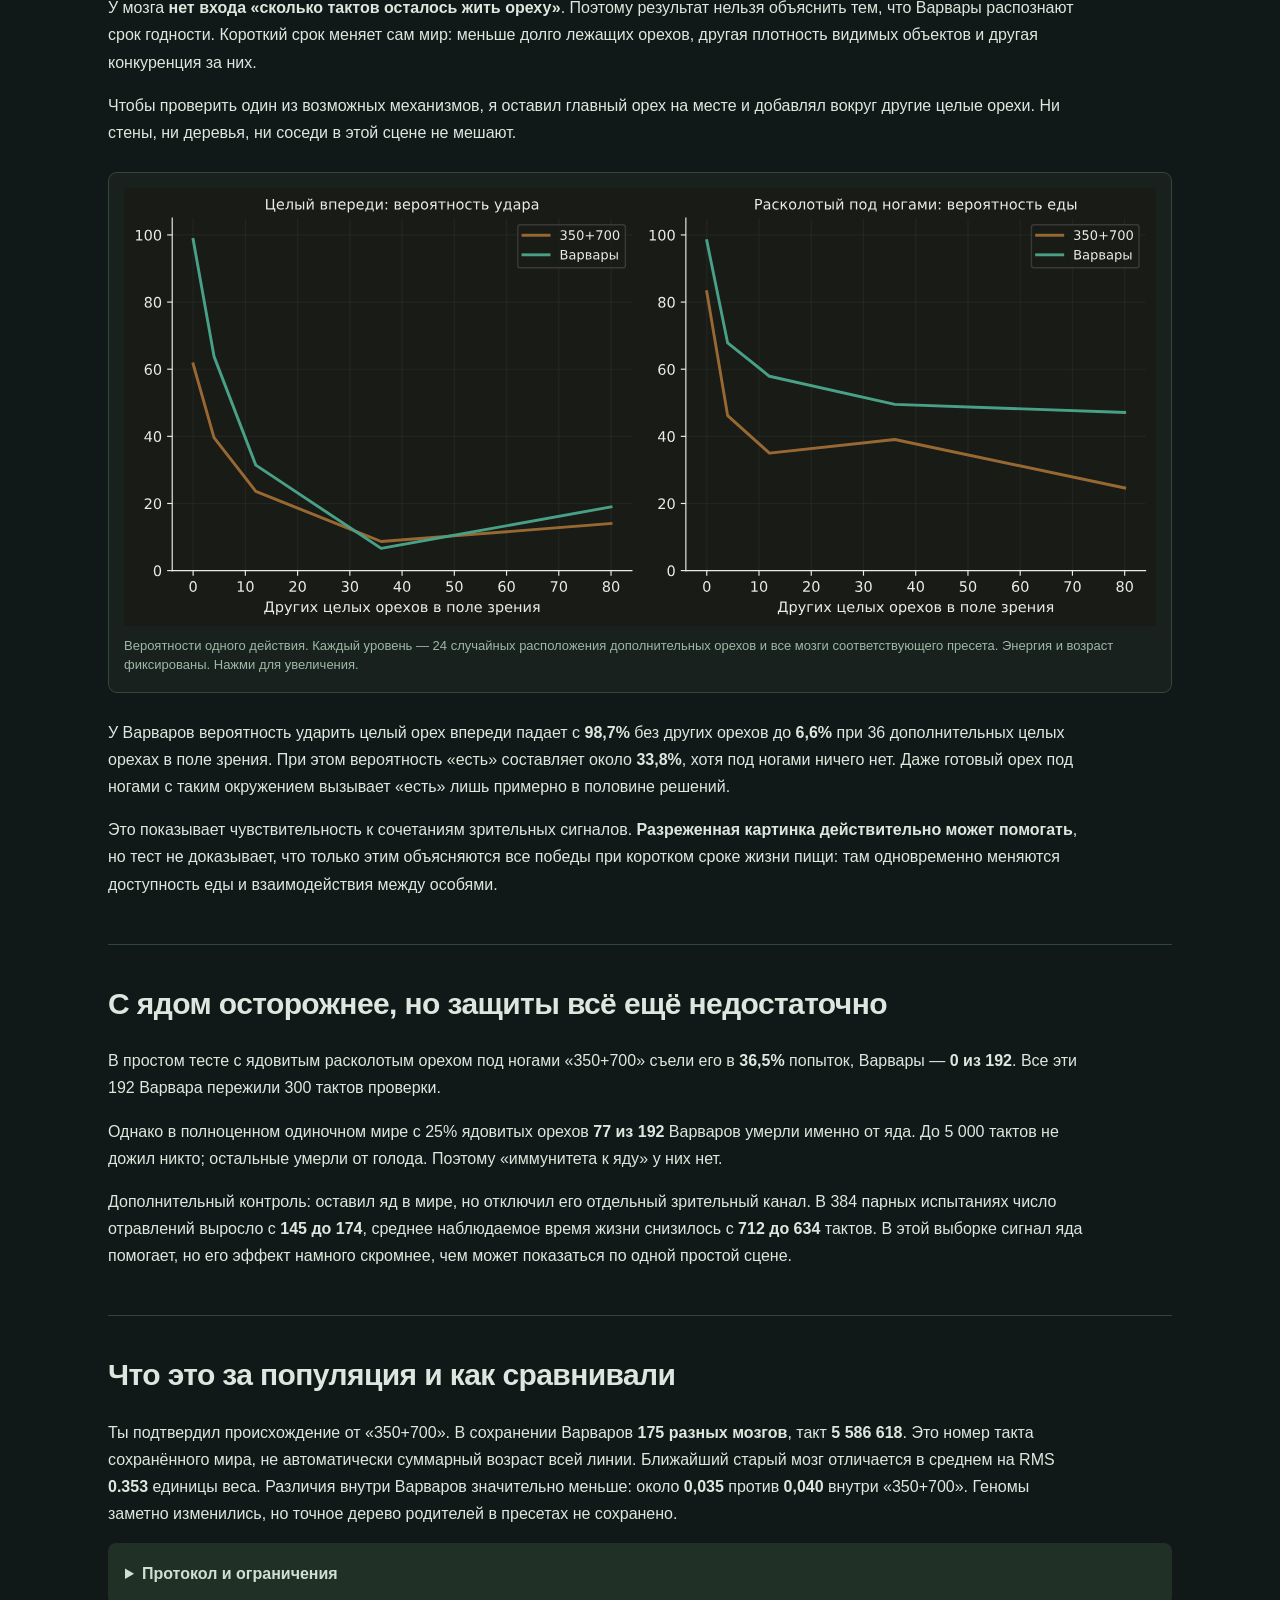
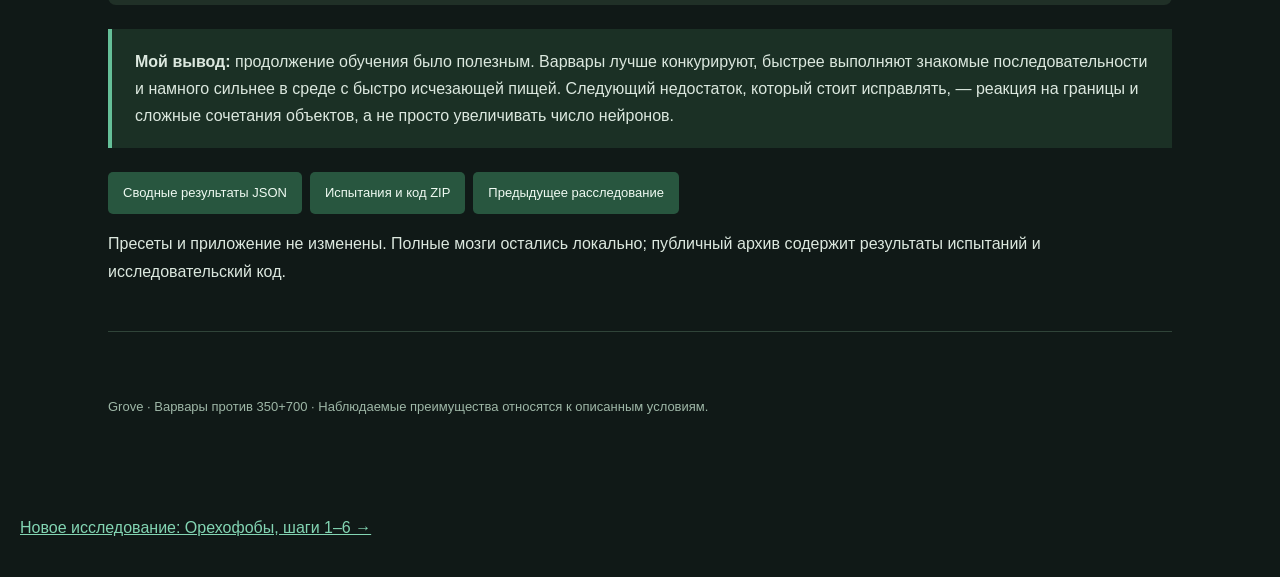
<file: barbarians/index.html>
<!doctype html><html lang="ru"><head><script>try{document.documentElement.dataset.theme=localStorage.getItem("grove-report-theme")==="light"?"light":"dark"}catch(e){document.documentElement.dataset.theme="dark"}</script><meta charset="utf-8"><meta name="viewport" content="width=device-width,initial-scale=1"><title>Grove — Варвары против 350+700</title><style>*{box-sizing:border-box}html{scroll-behavior:smooth;scroll-padding-top:65px}body{margin:0;background:#f2f5ee;color:#253c32;font:16px/1.7 -apple-system,BlinkMacSystemFont,"Segoe UI",sans-serif}header,main,footer{max-width:1120px;margin:auto;padding:32px 28px}header{padding-top:55px}h1{font-size:clamp(36px,6vw,66px);line-height:1.08;letter-spacing:-2px;margin:22px 0}h1 em{font-style:normal;color:#188065}.eyebrow{font:11px/1.5 ui-monospace,monospace;letter-spacing:1px;color:#5d7769}.lead{font-size:20px;max-width:850px;color:#577064}h2{font-size:30px;line-height:1.25;letter-spacing:-.6px}h3{font-size:21px;line-height:1.3}p{max-width:980px}a{color:#08775d}nav{position:sticky;top:0;z-index:2;background:#173f32;display:flex;justify-content:center;gap:10px;overflow:auto;padding:9px;white-space:nowrap}nav a{font-size:13px;color:#f0f5eb;text-decoration:none;padding:5px 9px}section{border-bottom:1px solid #ccd9ca;padding:15px 0 30px}.badges,.downloads{display:flex;flex-wrap:wrap;gap:8px}.badges span{background:#e0ebdc;border-radius:4px;padding:5px 10px;font-size:12px}.callout{border-left:4px solid #248c6b;background:#e2eddf;padding:19px 23px;margin:24px 0}.cards{display:grid;grid-template-columns:repeat(3,1fr);gap:12px}.cards article{background:#e4edde;border:1px solid #cddcc7;border-radius:8px;padding:18px}.cards h3{margin-top:0}.cards p{font-size:14px;margin-bottom:0}figure{background:#f7f9f3;border:1px solid #d6dfd0;border-radius:9px;margin:26px 0;padding:15px}figure img{display:block;width:100%;height:auto}figcaption,.muted{font-size:13px;color:#5d7265;line-height:1.5}figcaption{padding:10px 0 2px}.scroll{overflow:auto;border:1px solid #d3ddcf;border-radius:7px;margin:22px 0}table{border-collapse:collapse;width:100%;background:#fafbf7;font-size:13px;line-height:1.5}td,th{text-align:left;padding:10px 12px;border-bottom:1px solid #dde5d8}th{background:#e2ebdc}td small{display:block;color:#758374}td:first-child{white-space:nowrap}details{background:#e8eee1;padding:17px;border-radius:8px}summary{cursor:pointer;font-weight:600}li{margin:13px 0}code{font-size:12px;overflow-wrap:anywhere}.downloads a{background:#194f3c;color:white;padding:10px 15px;border-radius:5px;text-decoration:none;font-size:13px}footer{font-size:13px;color:#6d8072;padding-bottom:60px}@media(max-width:640px){header,main,footer{padding:24px 17px}h1{letter-spacing:-1px}h2{font-size:26px}.lead{font-size:18px}.cards{grid-template-columns:1fr}nav{justify-content:flex-start}.callout{padding:15px}figure{margin:24px -9px;padding:5px}figcaption{padding:10px}body{font-size:15px}td,th{padding:9px}ul{padding-left:20px}}</style><link rel="stylesheet" href="../assets/theme.css"><script src="../assets/theme.js" defer></script></head><body>
<header><div class="eyebrow">GROVE · ПРОДОЛЖЕНИЕ ЛИНИИ 350+700 · 11 НОЯБРЯ 2026</div><h1>Варвары стали сильнее.<br><em>Но стены не простили.</em></h1><p class="lead">Ты подтвердил, что это продолжение «350+700». Сравниваем два этапа одной линии: где выросли навыки и конкурентоспособность, а где усилилась специализация.</p><div class="badges"><span>175 мозгов Варваров</span><span>216 соревнований</span><span>Те же условия испытаний</span><span>Без сезонов и температуры</span></div></header>
<nav><a href="#result">Итог</a><a href="#skill">Навыки</a><a href="#worlds">Выживание</a><a href="#battle">Соревнования</a><a href="#walls">Стены</a><a href="#clutter">Много еды</a><a href="#method">Методика</a></nav><main>
<section id="result"><h2>Продолжение обучения дало заметный результат</h2><p><b>Варвары уверенно превосходят «350+700» в прямой конкуренции.</b> Обычный мир — 8 побед из 8, дорогие удары — 8/8, короткая жизнь орехов — 8/8. Похожая картина сохраняется, когда мутации в соревновании выключены: преимущество уже присутствует в сохранённых мозгах.</p><p>Вдобавок они теперь победили основную 1,30 млн во всех восьми обычных играх, тогда как «350+700» ей проигрывали во всех восьми. Но основная 6,89 млн остаётся трудным соперником: <b>2 победы и 6 поражений</b> в обычных условиях.</p><div class="callout"><b>Главный выигрыш — в той же нише, но гораздо сильнее.</b> Быстро исчезающие орехи: одиночная добыча выросла с <b>8,2 до 77,0</b>, почти в 9,4 раза. При обычных сроках пищи одиночная добыча практически не изменилась: <b>18,2 → 18,1</b>.</div></section>
<section id="skill"><h2>Реакции стали быстрее и определённее</h2><p>Проверены все 175 мозгов Варваров, каждый по четыре раза на каждую задачу. Всего 2 800 испытаний; ни одной неудачи в этих четырёх простых постановках. Для «350+700» используются предыдущие проверки всех 454 мозгов, тоже по четыре повтора.</p><div class="scroll"><table><thead><tr><th>Задача</th><th>350+700, успехи</th><th>Варвары, успехи</th><th>350+700, тактов до еды</th><th>Варвары, тактов до еды</th></tr></thead><tbody><tr><td>Целый впереди</td><td>1816/1816</td><td>700/700</td><td>4,2</td><td><b>3,0</b></td></tr><tr><td>Целый под ногами</td><td>1816/1816</td><td>700/700</td><td>14,8</td><td><b>7,3</b></td></tr><tr><td>Целый справа</td><td>1816/1816</td><td>700/700</td><td>16,1</td><td><b>19,0</b></td></tr><tr><td>Целый сзади</td><td>1816/1816</td><td>700/700</td><td>11,0</td><td><b>9,2</b></td></tr></tbody></table></div>
<p>Цепочка с орехом прямо впереди выполняется почти за минимальные три такта: ударить, шагнуть, съесть. С целого ореха под собой они теперь быстрее сходят и возвращаются после раскалывания. Но не всё ускорилось: орех справа съедается в среднем немного медленнее.</p><p>Изменения видны и в вероятностях одного решения. Целый орех прямо впереди: удар <b>61,6% → 98,7%</b>. Расколотый под ногами: «есть» <b>83,1% → 98,3%</b>. Целый под ногами: шаг вперёд <b>14,1% → 99,2%</b>. Пустое пространство: шаг вперёд <b>29,0% → 89,4%</b>. Эти числа получены при одинаковой энергии 120 и возрасте 200 в изолированных сценах, по всем мозгам каждого пресета.</p><p>У Варваров меньше колебаний в таких знакомых ситуациях. Это не новая память или планирование: архитектура осталась прежней, 733 → 32 → 6, 23 686 параметров.</p></section>
<section id="worlds"><h2>Где стало лучше, а где хуже</h2>
<figure><a href="figures/food.svg"><img src="figures/food.svg" alt="Съеденные орехи за одиночное испытание до смерти или 5 000 тактов. По 192 испытания на популяцию и условие; ранние смерти включены в среднее." loading="lazy"></a><figcaption>Съеденные орехи за одиночное испытание до смерти или 5 000 тактов. По 192 испытания на популяцию и условие; ранние смерти включены в среднее. Нажми для увеличения.</figcaption></figure>
<p>Сильные улучшения: короткая жизнь орехов <b>8,2 → 77,0</b>; широкая область удара <b>14,9 → 51,2</b>; большое редкое поле 64×64 с двумя деревьями <b>17,1 → 39,2</b>. До конца испытания при короткой жизни пищи дожили <b>3,6% → 91,1%</b>.</p><p>Потери тоже есть: при частом падении орехов добыча снизилась с <b>39,2 до 25,6</b>, при очень долгой жизни орехов — с <b>17,4 до 13,2</b>. Иначе говоря, новая линия не стала одинаково лучше во всех вариантах изобилия пищи.</p><p>В уточняющей серии, где изменён только срок целого ореха с 1 200 до 30 тактов, Варвары добывают <b>76,4</b> ореха против <b>9,0</b> у предшественников. Срок жизни только расколотого ореха такого скачка не даёт.</p></section>
<section id="battle"><h2>Варвары против собственных предшественников</h2><div class="scroll"><table><thead><tr><th>Условия</th><th>Побед Варваров</th><th>Поражений</th><th>Оба вымерли</th></tr></thead><tbody><tr><td>Обычный</td><td>8</td><td>0</td><td>0</td></tr><tr><td>Редкое падение</td><td>7</td><td>0</td><td>1</td></tr><tr><td>Удар стоит 8</td><td>8</td><td>0</td><td>0</td></tr><tr><td>Сроки орехов 30 / 15</td><td>8</td><td>0</td><td>0</td></tr><tr><td>Только целые живут 30</td><td>8</td><td>0</td><td>0</td></tr><tr><td>Только расколотые живут 15</td><td>8</td><td>0</td><td>0</td></tr><tr><td>Орех даёт 10 энергии</td><td>0</td><td>0</td><td>8</td></tr><tr><td>25% ядовитых</td><td>6</td><td>0</td><td>2</td></tr><tr><td>Область удара 7×3</td><td>8</td><td>0</td><td>0</td></tr><tr><td>Плотный старт</td><td>8</td><td>0</td><td>0</td></tr><tr><td>Обычный, без мутаций</td><td>7</td><td>0</td><td>1</td></tr><tr><td>30 / 15, без мутаций</td><td>8</td><td>0</td><td>0</td></tr></tbody></table></div><p>Каждая строка — четыре случайные карты, по две игры со сменой сторон. Это восемь игр, но только четыре независимых семени карты. Победитель определяется по числу живых потомков в конце 10 000 тактов.</p>
<h3>Против остальных знакомых популяций</h3><div class="scroll"><table><thead><tr><th>Соперник</th><th>Обычный мир</th><th>Дорогой удар</th><th>Короткая жизнь орехов</th></tr></thead><tbody><tr><td>350+700</td><td>8 / 0 / 0</td><td>8 / 0 / 0</td><td>8 / 0 / 0</td></tr><tr><td>350</td><td>8 / 0 / 0</td><td>8 / 0 / 0</td><td>8 / 0 / 0</td></tr><tr><td>Основная 1,30 млн</td><td>8 / 0 / 0</td><td>8 / 0 / 0</td><td>8 / 0 / 0</td></tr><tr><td>Основная 6,89 млн</td><td>2 / 6 / 0</td><td>8 / 0 / 0</td><td>8 / 0 / 0</td></tr><tr><td>Вращалка</td><td>8 / 0 / 0</td><td>8 / 0 / 0</td><td>8 / 0 / 0</td></tr><tr><td>Камерная 32 / 802</td><td>8 / 0 / 0</td><td>8 / 0 / 0</td><td>8 / 0 / 0</td></tr></tbody></table></div><p>Числа: победы Варваров / поражения / взаимное вымирание. Во всех трёх сериях они победили проверенную «вращалку» и конкретную камерную семью fresh-32-802. При дорогих ударах и короткой жизни пищи выиграли все восемь игр даже у основной 6,89 млн. Это преимущество в указанных аренах, а не универсальный рейтинг всех возможных миров.</p></section>
<section id="walls"><h2>Главная старая слабость стала ещё хуже</h2><p>Целый орех прямо перед носом у края карты: <b>7,4% → 0%</b> успешных попыток. Уже расколотый в той же позиции: <b>23,8% → 0%</b>. По 256 испытаний на каждую популяцию и постановку. Вдали от стен дальний орех съедают практически безошибочно: <b>98,4% → 100%</b>.</p>
<figure><a href="figures/walls.svg"><img src="figures/walls.svg" alt="Слева — микрозадачи около границы. Справа — парные испытания с видимыми и невидимыми границами; физические стены в обоих случаях остаются." loading="lazy"></a><figcaption>Слева — микрозадачи около границы. Справа — парные испытания с видимыми и невидимыми границами; физические стены в обоих случаях остаются. Нажми для увеличения.</figcaption></figure>
<p>Отключение только визуального канала границы повышает добычу Варваров с <b>21,8 до 56,3</b> ореха в уточняющей серии. У «350+700» в той же серии — <b>17,5 → 65,7</b>. Значит, ошибка реакции на видимую границу сохранилась, а новые уверенные действия не сделали поведение универсальным.</p><p>В пустой сцене перед стеной Варвары чаще выбирают поворот влево, чем раньше. Но даже это не гарантирует правильной реакции, когда в картинке одновременно присутствуют граница и орех. Именно комбинации знакомых объектов остаются проблемой.</p></section>
<section id="clutter"><h2>Почему меньше лежащих орехов может давать больше еды</h2><p>У мозга <b>нет входа «сколько тактов осталось жить ореху»</b>. Поэтому результат нельзя объяснить тем, что Варвары распознают срок годности. Короткий срок меняет сам мир: меньше долго лежащих орехов, другая плотность видимых объектов и другая конкуренция за них.</p><p>Чтобы проверить один из возможных механизмов, я оставил главный орех на месте и добавлял вокруг другие целые орехи. Ни стены, ни деревья, ни соседи в этой сцене не мешают.</p>
<figure><a href="figures/clutter.svg"><img src="figures/clutter.svg" alt="Вероятности одного действия. Каждый уровень — 24 случайных расположения дополнительных орехов и все мозги соответствующего пресета. Энергия и возраст фиксированы." loading="lazy"></a><figcaption>Вероятности одного действия. Каждый уровень — 24 случайных расположения дополнительных орехов и все мозги соответствующего пресета. Энергия и возраст фиксированы. Нажми для увеличения.</figcaption></figure>
<p>У Варваров вероятность ударить целый орех впереди падает с <b>98,7%</b> без других орехов до <b>6,6%</b> при 36 дополнительных целых орехах в поле зрения. При этом вероятность «есть» составляет около <b>33,8%</b>, хотя под ногами ничего нет. Даже готовый орех под ногами с таким окружением вызывает «есть» лишь примерно в половине решений.</p><p>Это показывает чувствительность к сочетаниям зрительных сигналов. <b>Разреженная картинка действительно может помогать</b>, но тест не доказывает, что только этим объясняются все победы при коротком сроке жизни пищи: там одновременно меняются доступность еды и взаимодействия между особями.</p></section>
<section id="poison"><h2>С ядом осторожнее, но защиты всё ещё недостаточно</h2><p>В простом тесте с ядовитым расколотым орехом под ногами «350+700» съели его в <b>36,5%</b> попыток, Варвары — <b>0 из 192</b>. Все эти 192 Варвара пережили 300 тактов проверки.</p><p>Однако в полноценном одиночном мире с 25% ядовитых орехов <b>77 из 192</b> Варваров умерли именно от яда. До 5 000 тактов не дожил никто; остальные умерли от голода. Поэтому «иммунитета к яду» у них нет.</p><p>Дополнительный контроль: оставил яд в мире, но отключил его отдельный зрительный канал. В 384 парных испытаниях число отравлений выросло с <b>145 до 174</b>, среднее наблюдаемое время жизни снизилось с <b>712 до 634</b> тактов. В этой выборке сигнал яда помогает, но его эффект намного скромнее, чем может показаться по одной простой сцене.</p></section>
<section id="method"><h2>Что это за популяция и как сравнивали</h2><p>Ты подтвердил происхождение от «350+700». В сохранении Варваров <b>175 разных мозгов</b>, такт <b>5 586 618</b>. Это номер такта сохранённого мира, не автоматически суммарный возраст всей линии. Ближайший старый мозг отличается в среднем на RMS <b>0.353</b> единицы веса. Различия внутри Варваров значительно меньше: около <b>0,035</b> против <b>0,040</b> внутри «350+700». Геномы заметно изменились, но точное дерево родителей в пресетах не сохранено.</p>
<details><summary>Протокол и ограничения</summary><p>Повторена та же батарея из 33 условий по 192 одиночных испытания, что использовалась для «350+700», и 9 уточняющих условий по 256. Те же семена карт, схема случайной выборки мозгов и ядро симуляции. Новая популяция меньше 192/256, поэтому часть мозгов повторяется на разных случайных последовательностях. Это повторные испытания одного сохранённого семейства, а не независимые эволюции.</p><p>Базовое одиночное испытание: 16×16, два дерева, падение 0,04, энергия ореха 60, расход жизни 0,25, удар 2, область 3×1, целый орех живёт 1 200 тактов, расколотый 400, максимальный возраст 10 000. Стандартный запас целых орехов при генерации сохранён. До 5 000 тактов или смерти, веса заморожены, размножение запрещено без списания его цены.</p><p>Соревнования: 32×32, восемь деревьев, обычно 16 против 16; плотный старт — 64 против 64. Предел 256 жителей, 10 000 тактов, четыре семени 1601–1604 и смена сторон. Обычные мутации 0,25 и размножение разрешены. Frozen-варианты сохраняют размножение, но отключают изменение весов. При полном вымирании переселения нет.</p><p>Главный соперник — исходный снимок «350+700» из предыдущего расследования. Дополнительно: «350», основные 1,30 и 6,89 млн, «1.3 + 3 вращалка», камерная fresh-32-802. Показатели старых популяций в одиночных задачах взяты из сохранённых результатов той же методики. Конкурентные испытания с Варварами проведены заново.</p><p>Цветные графики и средние не доказывают улучшение в любой среде. Число испытаний велико, но сравниваются конкретные сохранения одной линии. Не уравниваются суммарное время обучения, число поколений и ресурсы исходных тренировочных миров. Часть дополнительных проверок выбрана после обнаружения особенностей поведения.</p></details>
<div class="callout"><b>Мой вывод:</b> продолжение обучения было полезным. Варвары лучше конкурируют, быстрее выполняют знакомые последовательности и намного сильнее в среде с быстро исчезающей пищей. Следующий недостаток, который стоит исправлять, — реакция на границы и сложные сочетания объектов, а не просто увеличивать число нейронов.</div>
<div class="downloads"><a href="analysis.json">Сводные результаты JSON</a><a href="experiment-data.zip">Испытания и код ZIP</a><a href="../detective-350-700/">Предыдущее расследование</a></div><p>Пресеты и приложение не изменены. Полные мозги остались локально; публичный архив содержит результаты испытаний и исследовательский код.</p></section>
</main><footer>Grove · Варвары против 350+700 · Наблюдаемые преимущества относятся к описанным условиям.</footer><p style="padding:20px"><a href="../nutphobes/">Новое исследование: Орехофобы, шаги 1–6 →</a></p></body></html>
</file>
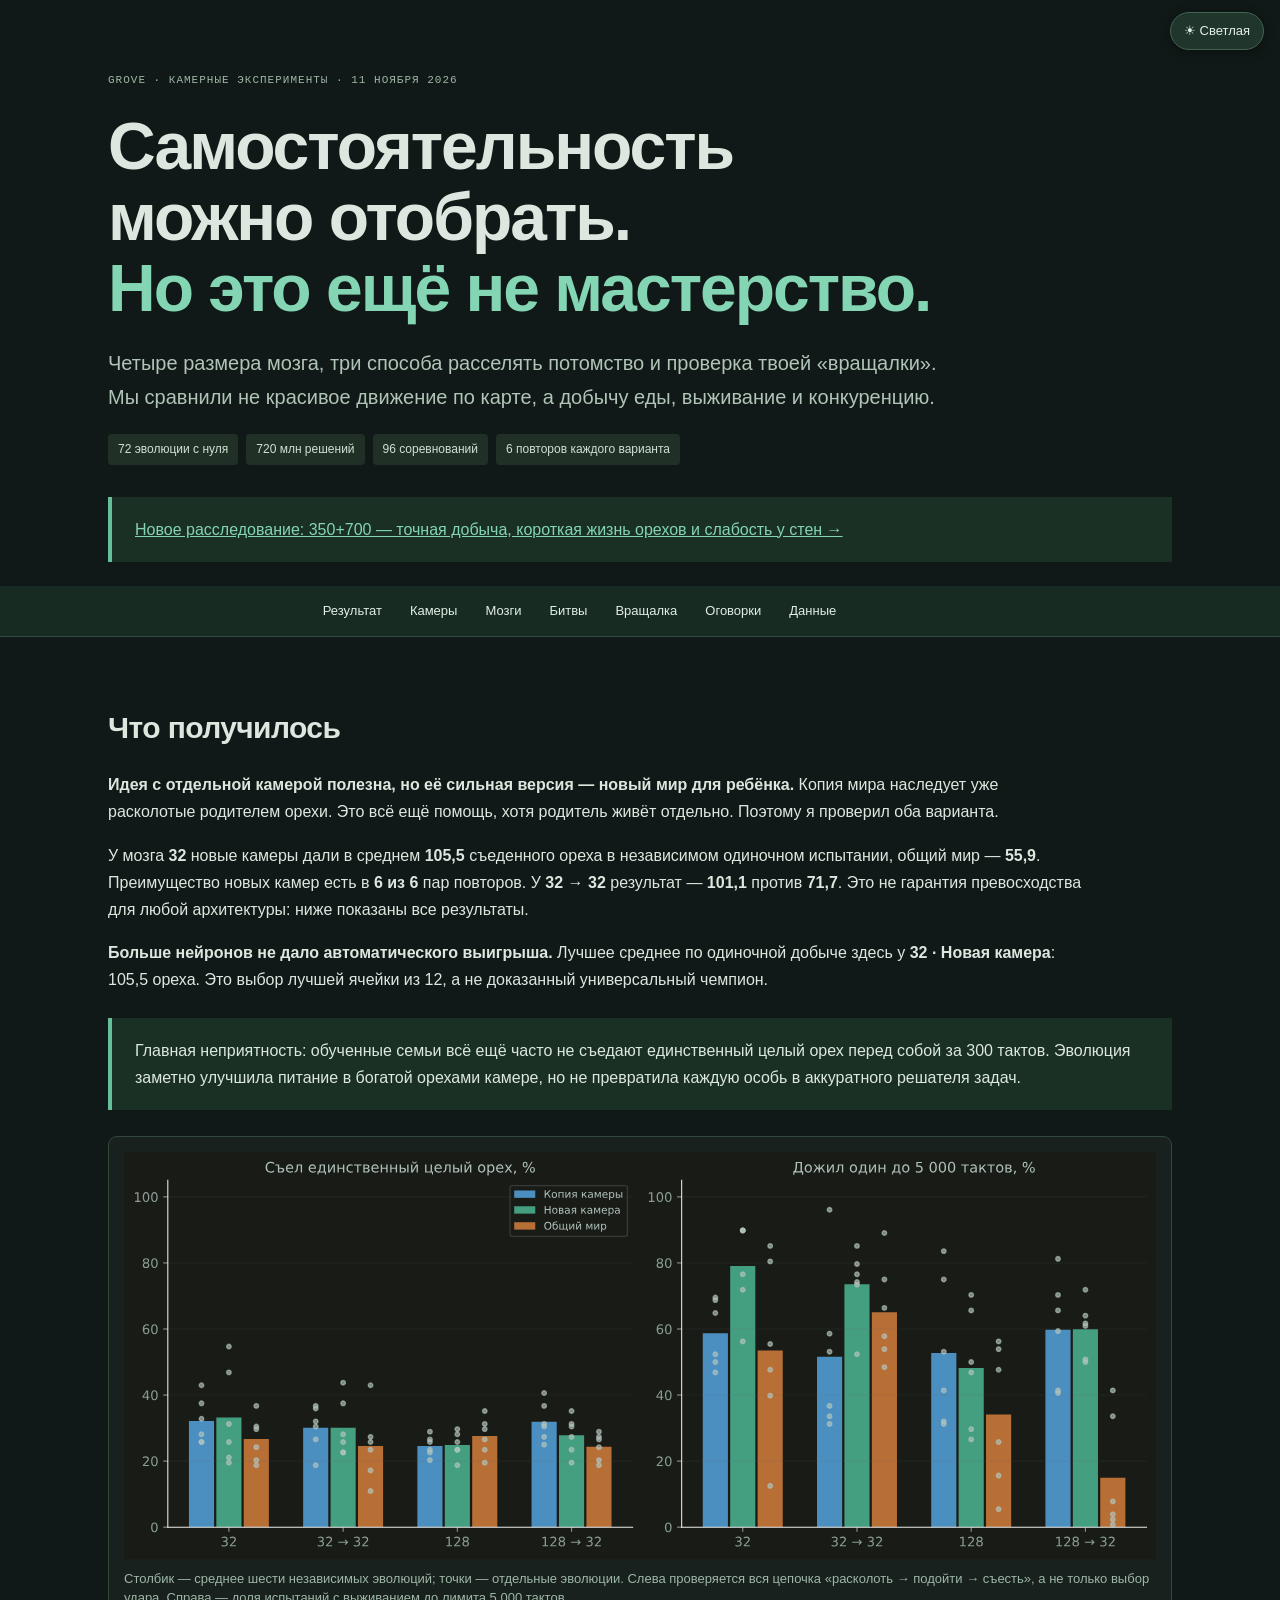
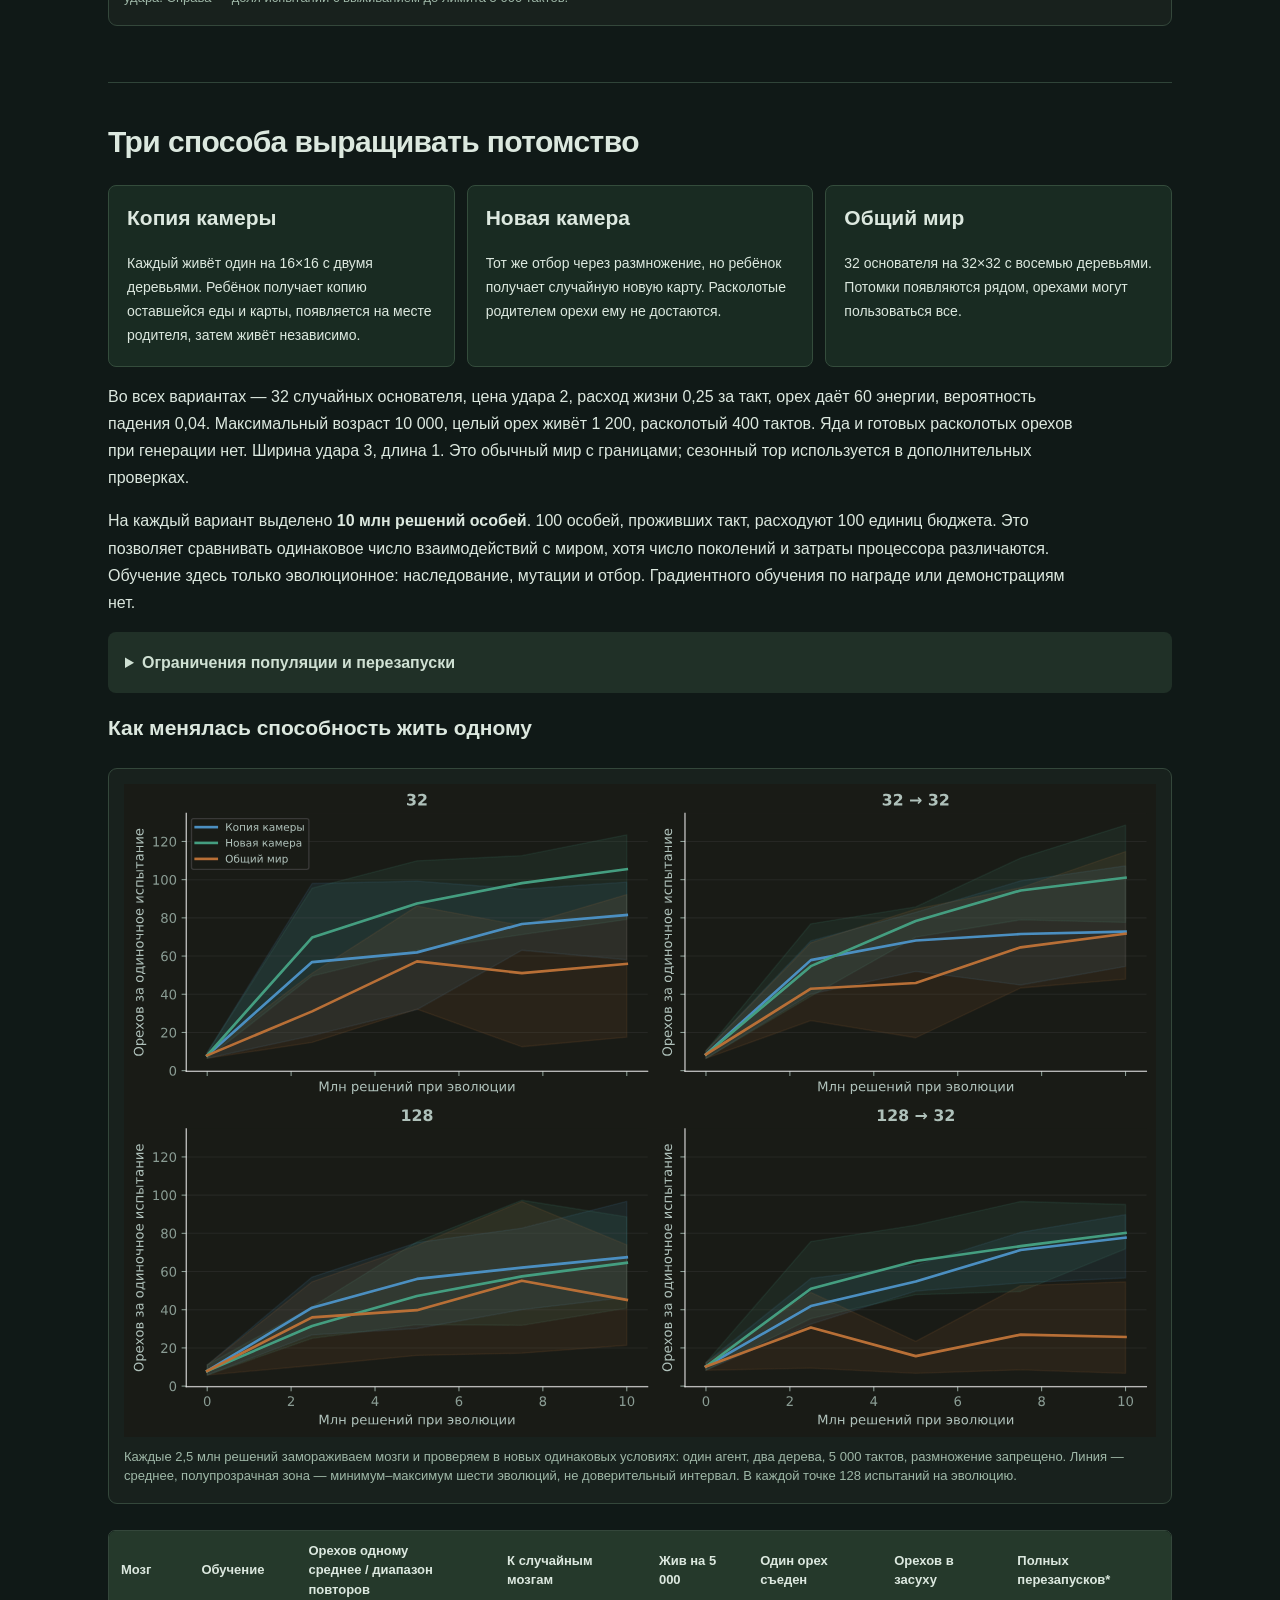
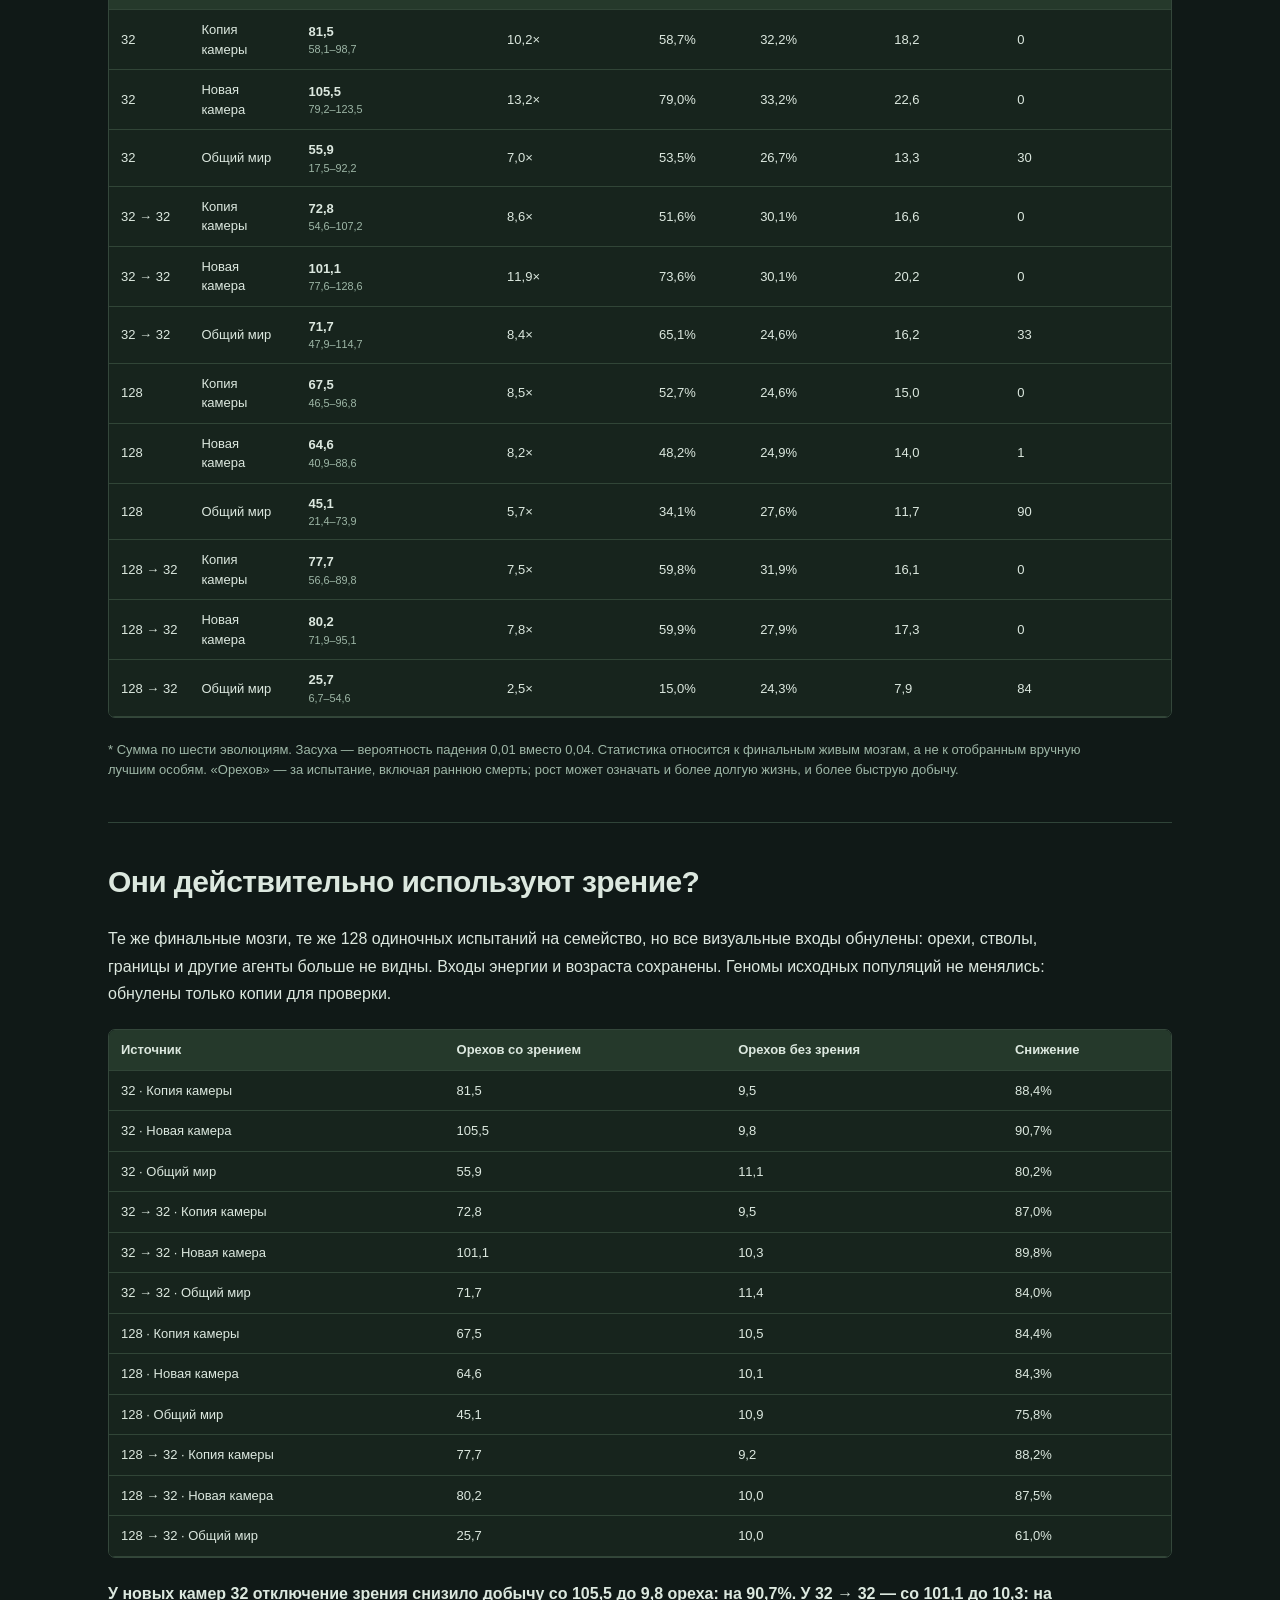
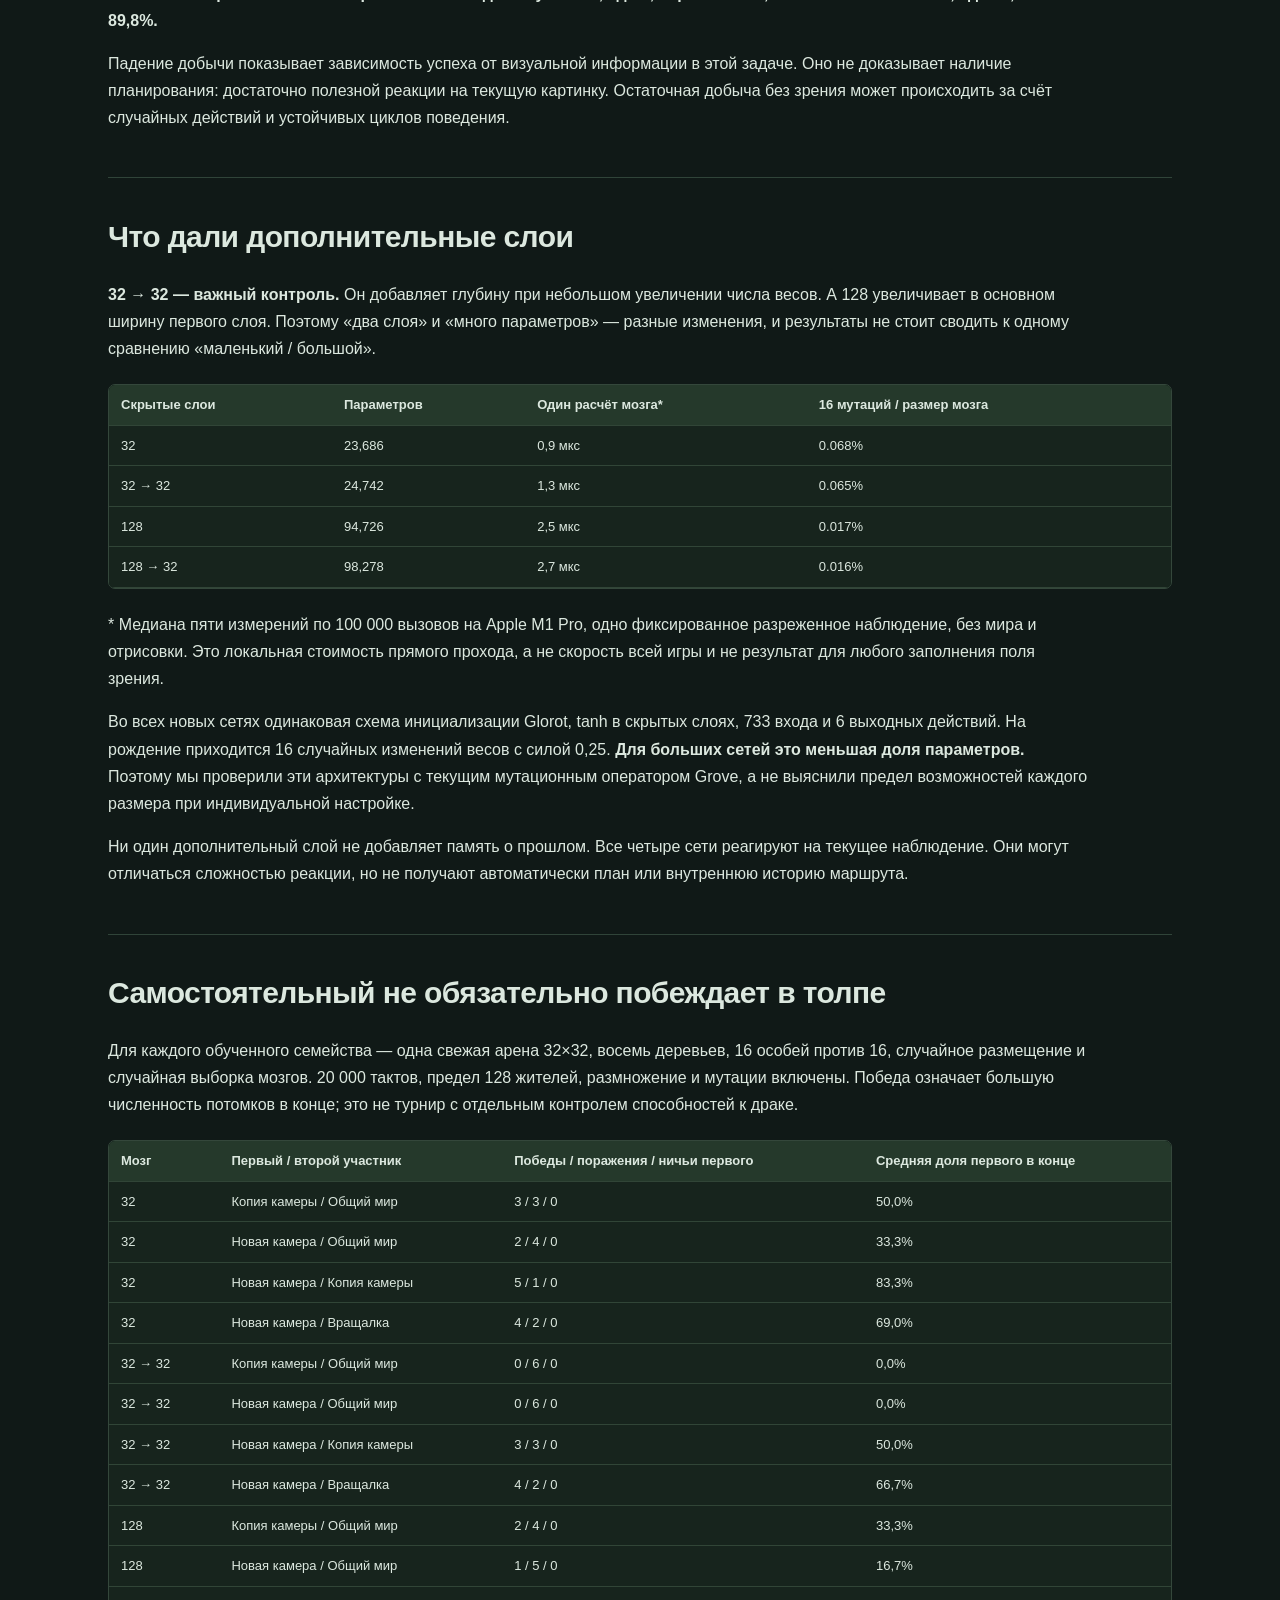
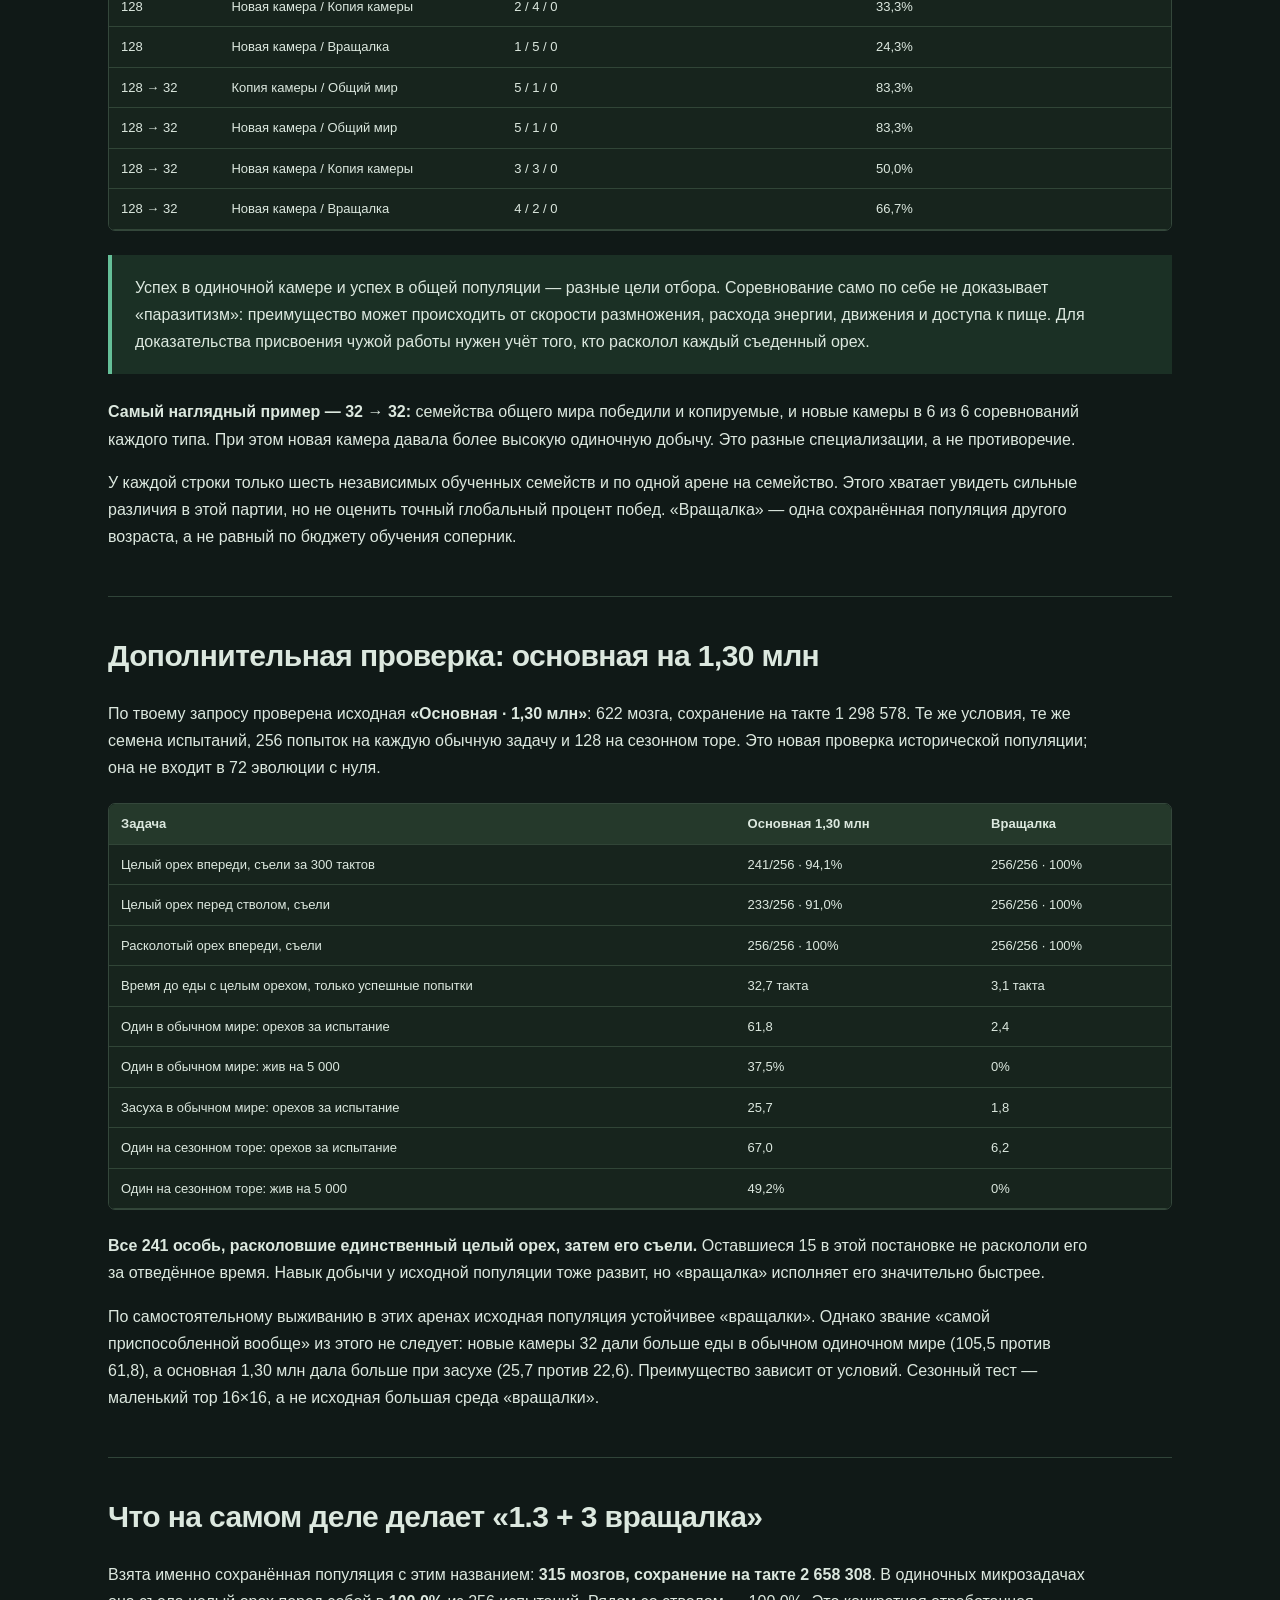
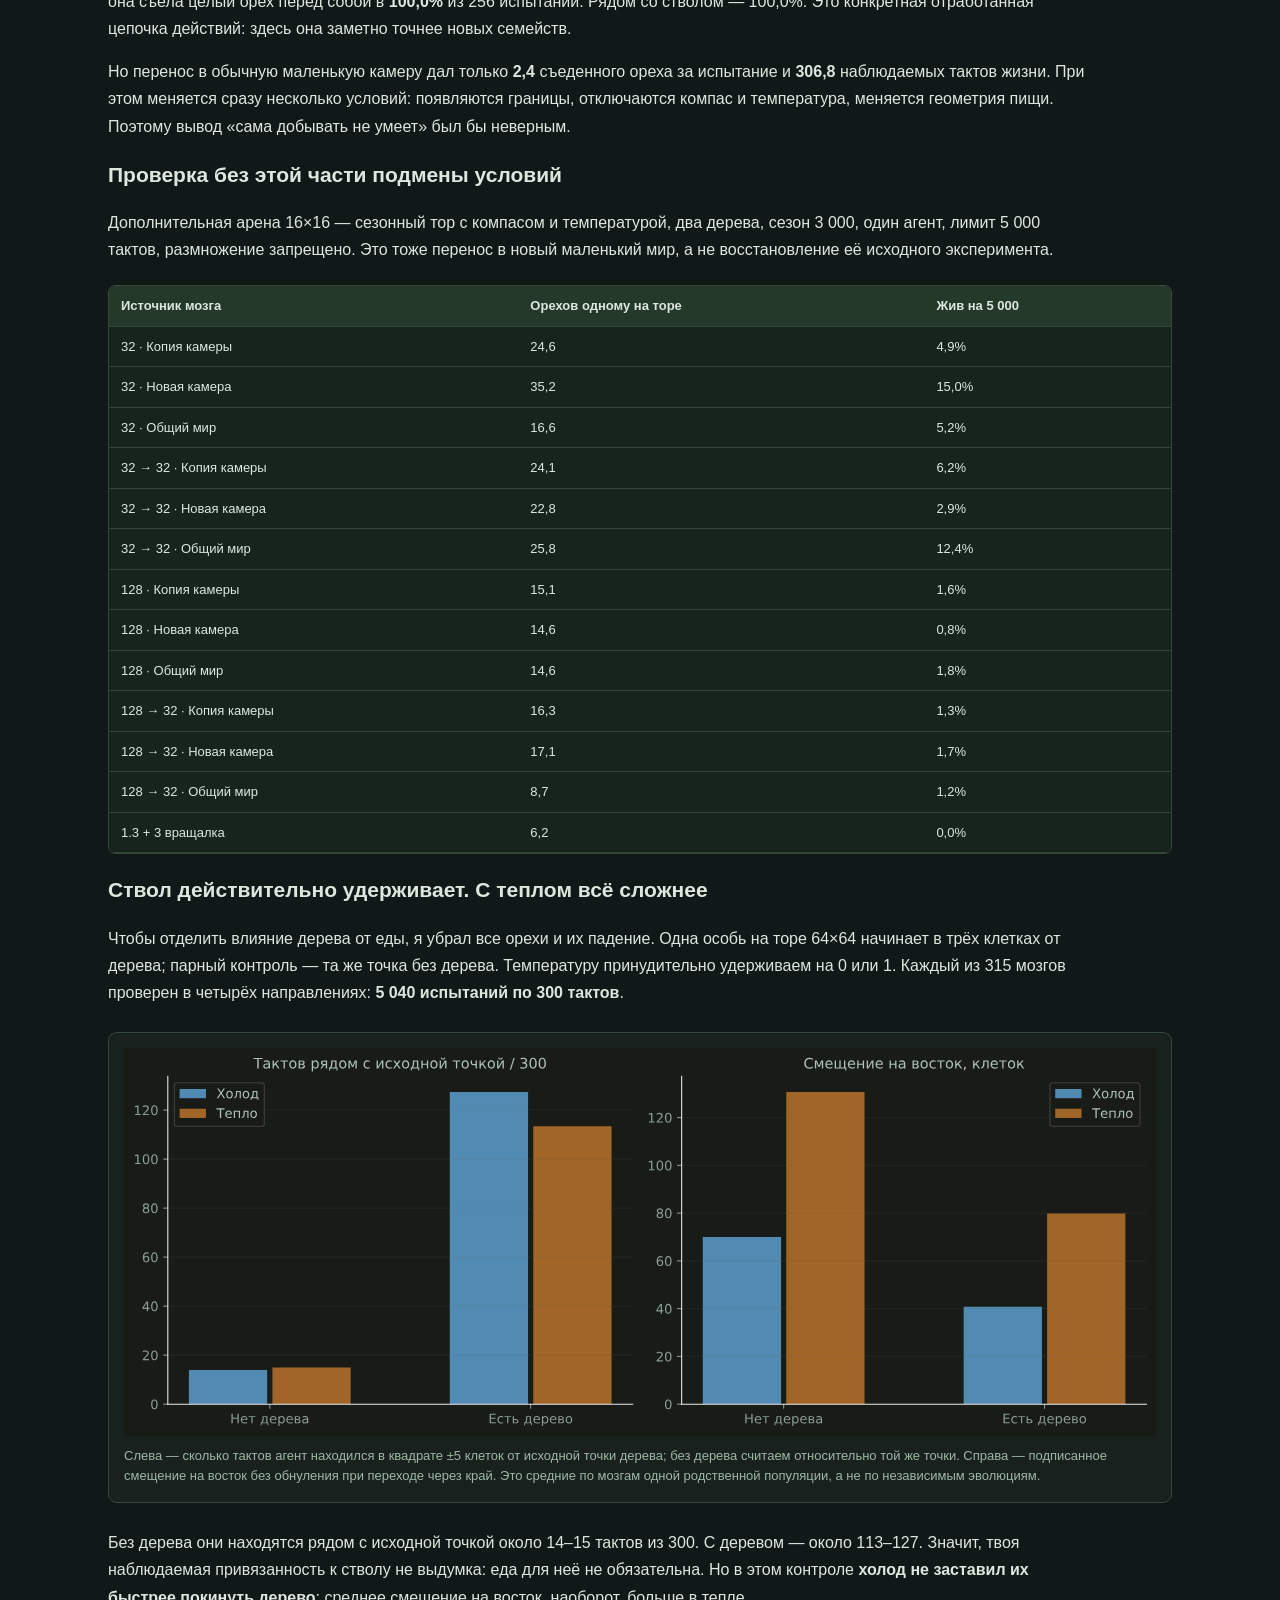
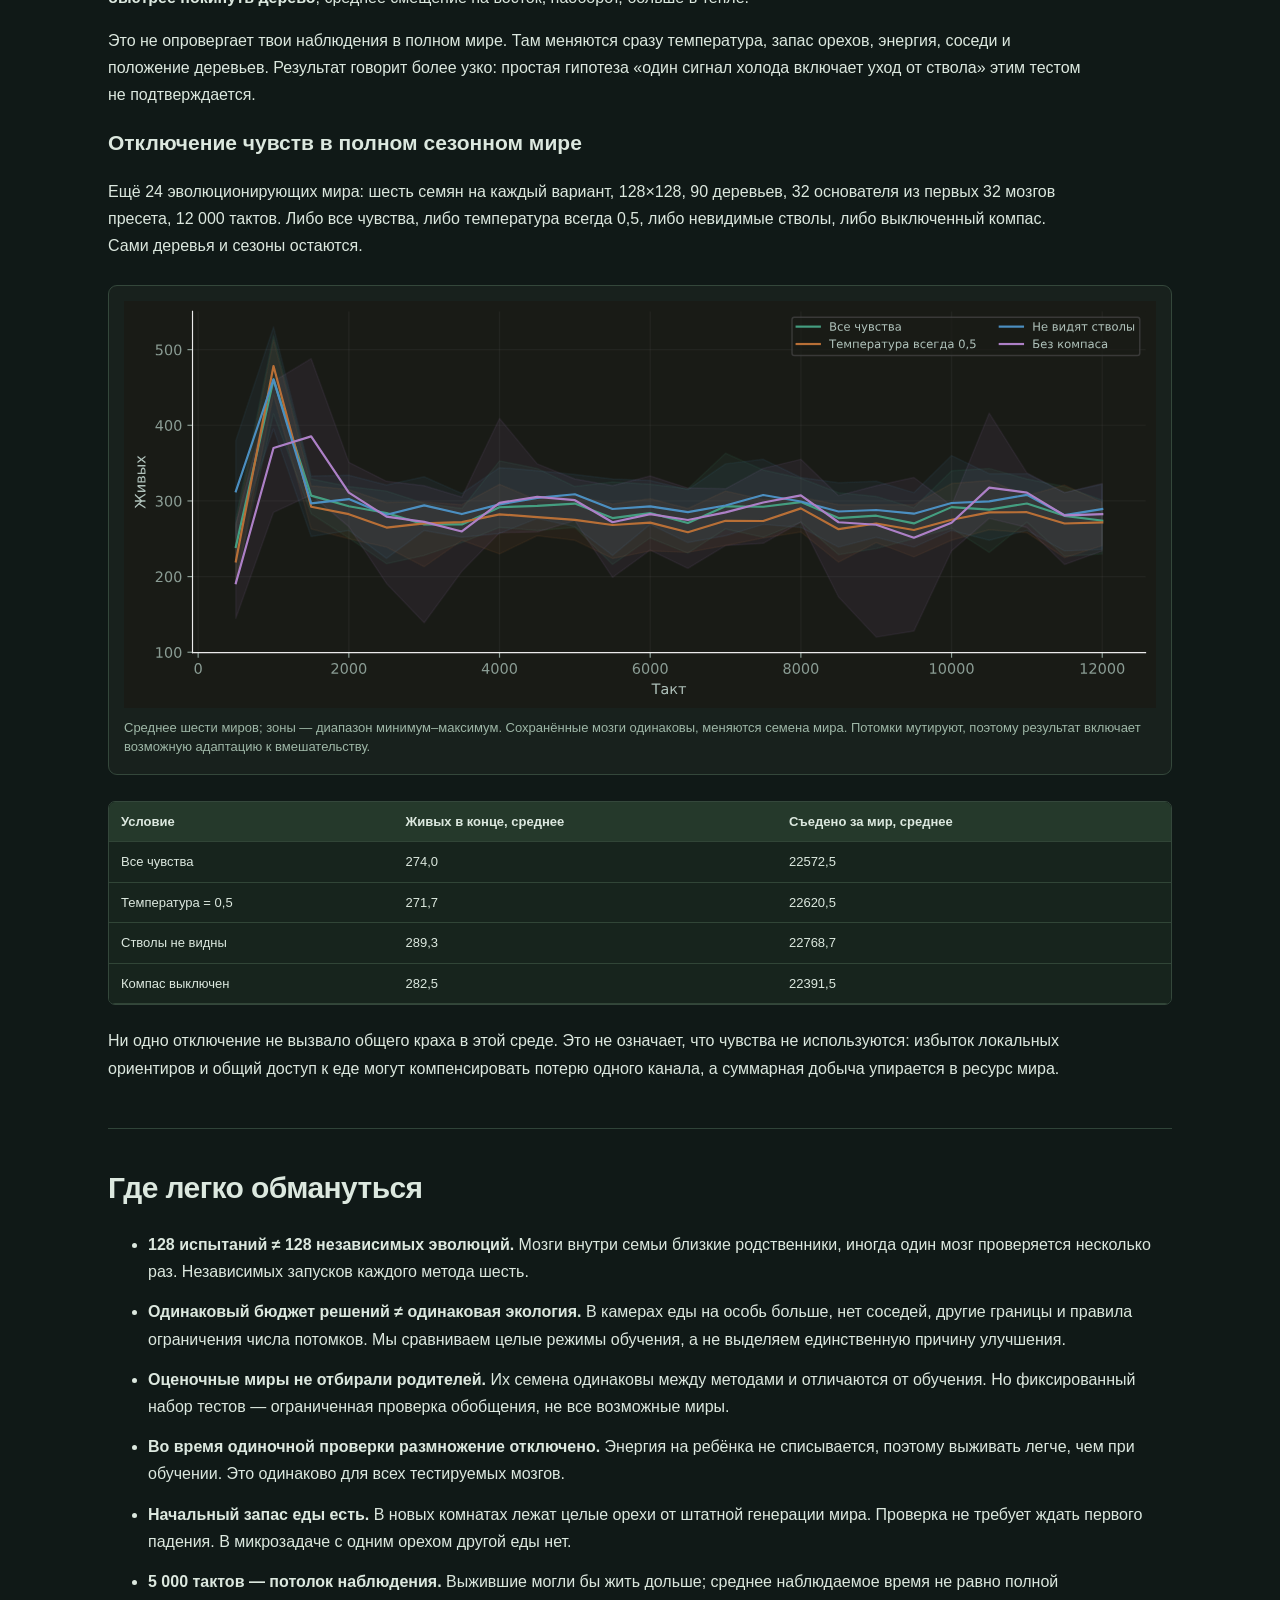
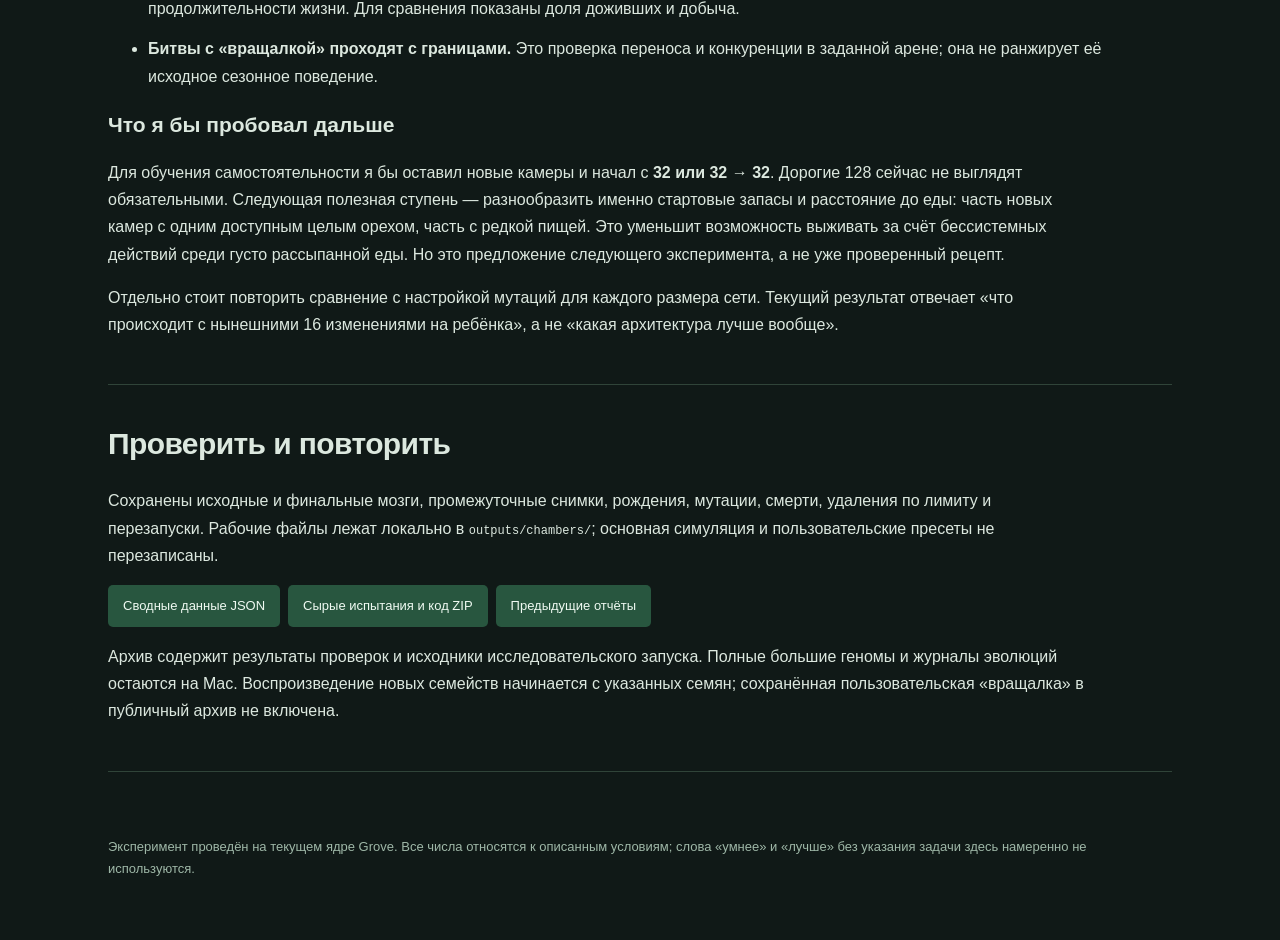
<file: chambers/index.html>
<!doctype html><html lang="ru"><head><script>try{document.documentElement.dataset.theme=localStorage.getItem("grove-report-theme")==="light"?"light":"dark"}catch(e){document.documentElement.dataset.theme="dark"}</script><meta charset="utf-8"><meta name="viewport" content="width=device-width,initial-scale=1"><title>Grove — камеры, четыре мозга и самостоятельность</title><meta name="description" content="72 эволюции: 32, 32→32, 128, 128→32; одиночные камеры, соревнования и поведение у дерева."><style>*{box-sizing:border-box}html{scroll-behavior:smooth;scroll-padding-top:65px}body{margin:0;background:#f2f5ee;color:#253c32;font:16px/1.7 -apple-system,BlinkMacSystemFont,"Segoe UI",sans-serif}header,main,footer{max-width:1120px;margin:auto;padding:32px 28px}header{padding-top:55px}h1{font-size:clamp(36px,6vw,66px);line-height:1.08;letter-spacing:-2px;margin:22px 0}h1 em{font-style:normal;color:#188065}.eyebrow{font:11px/1.5 ui-monospace,monospace;letter-spacing:1px;color:#5d7769}.lead{font-size:20px;max-width:850px;color:#577064}h2{font-size:30px;line-height:1.25;letter-spacing:-.6px}h3{font-size:21px;line-height:1.3}p{max-width:980px}a{color:#08775d}nav{position:sticky;top:0;z-index:2;background:#173f32;display:flex;justify-content:center;gap:10px;overflow:auto;padding:9px;white-space:nowrap}nav a{font-size:13px;color:#f0f5eb;text-decoration:none;padding:5px 9px}section{border-bottom:1px solid #ccd9ca;padding:15px 0 30px}.badges,.downloads{display:flex;flex-wrap:wrap;gap:8px}.badges span{background:#e0ebdc;border-radius:4px;padding:5px 10px;font-size:12px}.callout{border-left:4px solid #248c6b;background:#e2eddf;padding:19px 23px;margin:24px 0}.cards{display:grid;grid-template-columns:repeat(3,1fr);gap:12px}.cards article{background:#e4edde;border:1px solid #cddcc7;border-radius:8px;padding:18px}.cards h3{margin-top:0}.cards p{font-size:14px;margin-bottom:0}figure{background:#f7f9f3;border:1px solid #d6dfd0;border-radius:9px;margin:26px 0;padding:15px}figure img{display:block;width:100%;height:auto}figcaption,.muted{font-size:13px;color:#5d7265;line-height:1.5}figcaption{padding:10px 0 2px}.scroll{overflow:auto;border:1px solid #d3ddcf;border-radius:7px;margin:22px 0}table{border-collapse:collapse;width:100%;background:#fafbf7;font-size:13px;line-height:1.5}td,th{text-align:left;padding:10px 12px;border-bottom:1px solid #dde5d8}th{background:#e2ebdc}td small{display:block;color:#758374}td:first-child{white-space:nowrap}details{background:#e8eee1;padding:17px;border-radius:8px}summary{cursor:pointer;font-weight:600}li{margin:13px 0}code{font-size:12px;overflow-wrap:anywhere}.downloads a{background:#194f3c;color:white;padding:10px 15px;border-radius:5px;text-decoration:none;font-size:13px}footer{font-size:13px;color:#6d8072;padding-bottom:60px}@media(max-width:640px){header,main,footer{padding:24px 17px}h1{letter-spacing:-1px}h2{font-size:26px}.lead{font-size:18px}.cards{grid-template-columns:1fr}nav{justify-content:flex-start}.callout{padding:15px}figure{margin:24px -9px;padding:5px}figcaption{padding:10px}body{font-size:15px}td,th{padding:9px}ul{padding-left:20px}}</style><link rel="stylesheet" href="../assets/theme.css"><script src="../assets/theme.js" defer></script></head><body>
<header><div class="eyebrow">GROVE · КАМЕРНЫЕ ЭКСПЕРИМЕНТЫ · 11 НОЯБРЯ 2026</div>
<h1>Самостоятельность<br>можно отобрать.<br><em>Но это ещё не мастерство.</em></h1>
<p class="lead">Четыре размера мозга, три способа расселять потомство и проверка твоей «вращалки». Мы сравнили не красивое движение по карте, а добычу еды, выживание и конкуренцию.</p>
<div class="badges"><span>72 эволюции с нуля</span><span>720 млн решений</span><span>96 соревнований</span><span>6 повторов каждого варианта</span></div></header>
<p class="callout" style="max-width:1064px;margin:0 auto 24px"><a href="../detective-350-700/">Новое расследование: 350+700 — точная добыча, короткая жизнь орехов и слабость у стен →</a></p><nav><a href="#answer">Результат</a><a href="#design">Камеры</a><a href="#brains">Мозги</a><a href="#duels">Битвы</a><a href="#rotators">Вращалка</a><a href="#limits">Оговорки</a><a href="#data">Данные</a></nav><main>
<section id="answer"><h2>Что получилось</h2>
<p><b>Идея с отдельной камерой полезна, но её сильная версия — новый мир для ребёнка.</b> Копия мира наследует уже расколотые родителем орехи. Это всё ещё помощь, хотя родитель живёт отдельно. Поэтому я проверил оба варианта.</p>
<p>У мозга <b>32</b> новые камеры дали в среднем <b>105,5</b> съеденного ореха в независимом одиночном испытании, общий мир — <b>55,9</b>. Преимущество новых камер есть в <b>6 из 6</b> пар повторов. У <b>32 → 32</b> результат — <b>101,1</b> против <b>71,7</b>. Это не гарантия превосходства для любой архитектуры: ниже показаны все результаты.</p>
<p><b>Больше нейронов не дало автоматического выигрыша.</b> Лучшее среднее по одиночной добыче здесь у <b>32 · Новая камера</b>: 105,5 ореха. Это выбор лучшей ячейки из 12, а не доказанный универсальный чемпион.</p>
<div class="callout">Главная неприятность: обученные семьи всё ещё часто не съедают единственный целый орех перед собой за 300 тактов. Эволюция заметно улучшила питание в богатой орехами камере, но не превратила каждую особь в аккуратного решателя задач.</div>
<figure><a href="figures/final.svg"><img src="figures/final.svg" alt="Результаты одиночных испытаний для четырёх архитектур" loading="lazy"></a><figcaption>Столбик — среднее шести независимых эволюций; точки — отдельные эволюции. Слева проверяется вся цепочка «расколоть → подойти → съесть», а не только выбор удара. Справа — доля испытаний с выживанием до лимита 5 000 тактов.</figcaption></figure>
</section>
<section id="design"><h2>Три способа выращивать потомство</h2>
<div class="cards"><article><h3>Копия камеры</h3><p>Каждый живёт один на 16×16 с двумя деревьями. Ребёнок получает копию оставшейся еды и карты, появляется на месте родителя, затем живёт независимо.</p></article><article><h3>Новая камера</h3><p>Тот же отбор через размножение, но ребёнок получает случайную новую карту. Расколотые родителем орехи ему не достаются.</p></article><article><h3>Общий мир</h3><p>32 основателя на 32×32 с восемью деревьями. Потомки появляются рядом, орехами могут пользоваться все.</p></article></div>
<p>Во всех вариантах — 32 случайных основателя, цена удара 2, расход жизни 0,25 за такт, орех даёт 60 энергии, вероятность падения 0,04. Максимальный возраст 10 000, целый орех живёт 1 200, расколотый 400 тактов. Яда и готовых расколотых орехов при генерации нет. Ширина удара 3, длина 1. Это обычный мир с границами; сезонный тор используется в дополнительных проверках.</p>
<p>На каждый вариант выделено <b>10 млн решений особей</b>. 100 особей, проживших такт, расходуют 100 единиц бюджета. Это позволяет сравнивать одинаковое число взаимодействий с миром, хотя число поколений и затраты процессора различаются. Обучение здесь только эволюционное: наследование, мутации и отбор. Градиентного обучения по награде или демонстрациям нет.</p>
<details><summary>Ограничения популяции и перезапуски</summary><p>Максимум 64 комнаты или 64 особи в общем мире. Когда комнат становится больше 64, одна случайно удаляется, включая возможность удалить новорождённого. Это искусственный нейтральный отбор по вместимости. В общем мире штатный лимит просто откладывает рождение и не списывает энергию. Эти правила не идентичны.</p><p>Родитель в камере платит обычные 80 энергии; ребёнок начинает с 60. Потомок не успевает совершить действие в родительской комнате. Когда вымирает весь эксперимент, появляются 32 новых случайных основателя; бюджет не обнуляется. Пустые отдельные камеры не заселяются заново. Случайные семена 801–806; внутри одной архитектуры исходные мозги совпадают между тремя режимами.</p></details>
<h3>Как менялась способность жить одному</h3>
<figure><a href="figures/learning.svg"><img src="figures/learning.svg" alt="Кривые обучения по независимым одиночным испытаниям" loading="lazy"></a><figcaption>Каждые 2,5 млн решений замораживаем мозги и проверяем в новых одинаковых условиях: один агент, два дерева, 5 000 тактов, размножение запрещено. Линия — среднее, полупрозрачная зона — минимум–максимум шести эволюций, не доверительный интервал. В каждой точке 128 испытаний на эволюцию.</figcaption></figure>
<div class="scroll"><table><thead><tr><th>Мозг</th><th>Обучение</th><th>Орехов одному<br>среднее / диапазон повторов</th><th>К случайным мозгам</th><th>Жив на 5 000</th><th>Один орех съеден</th><th>Орехов в засуху</th><th>Полных перезапусков*</th></tr></thead><tbody><tr><td>32</td><td>Копия камеры</td><td><b>81,5</b><small>58,1–98,7</small></td><td>10,2×</td><td>58,7%</td><td>32,2%</td><td>18,2</td><td>0</td></tr><tr><td>32</td><td>Новая камера</td><td><b>105,5</b><small>79,2–123,5</small></td><td>13,2×</td><td>79,0%</td><td>33,2%</td><td>22,6</td><td>0</td></tr><tr><td>32</td><td>Общий мир</td><td><b>55,9</b><small>17,5–92,2</small></td><td>7,0×</td><td>53,5%</td><td>26,7%</td><td>13,3</td><td>30</td></tr><tr><td>32 → 32</td><td>Копия камеры</td><td><b>72,8</b><small>54,6–107,2</small></td><td>8,6×</td><td>51,6%</td><td>30,1%</td><td>16,6</td><td>0</td></tr><tr><td>32 → 32</td><td>Новая камера</td><td><b>101,1</b><small>77,6–128,6</small></td><td>11,9×</td><td>73,6%</td><td>30,1%</td><td>20,2</td><td>0</td></tr><tr><td>32 → 32</td><td>Общий мир</td><td><b>71,7</b><small>47,9–114,7</small></td><td>8,4×</td><td>65,1%</td><td>24,6%</td><td>16,2</td><td>33</td></tr><tr><td>128</td><td>Копия камеры</td><td><b>67,5</b><small>46,5–96,8</small></td><td>8,5×</td><td>52,7%</td><td>24,6%</td><td>15,0</td><td>0</td></tr><tr><td>128</td><td>Новая камера</td><td><b>64,6</b><small>40,9–88,6</small></td><td>8,2×</td><td>48,2%</td><td>24,9%</td><td>14,0</td><td>1</td></tr><tr><td>128</td><td>Общий мир</td><td><b>45,1</b><small>21,4–73,9</small></td><td>5,7×</td><td>34,1%</td><td>27,6%</td><td>11,7</td><td>90</td></tr><tr><td>128 → 32</td><td>Копия камеры</td><td><b>77,7</b><small>56,6–89,8</small></td><td>7,5×</td><td>59,8%</td><td>31,9%</td><td>16,1</td><td>0</td></tr><tr><td>128 → 32</td><td>Новая камера</td><td><b>80,2</b><small>71,9–95,1</small></td><td>7,8×</td><td>59,9%</td><td>27,9%</td><td>17,3</td><td>0</td></tr><tr><td>128 → 32</td><td>Общий мир</td><td><b>25,7</b><small>6,7–54,6</small></td><td>2,5×</td><td>15,0%</td><td>24,3%</td><td>7,9</td><td>84</td></tr></tbody></table></div>
<p class="muted">* Сумма по шести эволюциям. Засуха — вероятность падения 0,01 вместо 0,04. Статистика относится к финальным живым мозгам, а не к отобранным вручную лучшим особям. «Орехов» — за испытание, включая раннюю смерть; рост может означать и более долгую жизнь, и более быструю добычу.</p>
</section>
<section id="vision"><h2>Они действительно используют зрение?</h2><p>Те же финальные мозги, те же 128 одиночных испытаний на семейство, но все визуальные входы обнулены: орехи, стволы, границы и другие агенты больше не видны. Входы энергии и возраста сохранены. Геномы исходных популяций не менялись: обнулены только копии для проверки.</p><div class="scroll"><table><thead><tr><th>Источник</th><th>Орехов со зрением</th><th>Орехов без зрения</th><th>Снижение</th></tr></thead><tbody><tr><td>32 · Копия камеры</td><td>81,5</td><td>9,5</td><td>88,4%</td></tr><tr><td>32 · Новая камера</td><td>105,5</td><td>9,8</td><td>90,7%</td></tr><tr><td>32 · Общий мир</td><td>55,9</td><td>11,1</td><td>80,2%</td></tr><tr><td>32 → 32 · Копия камеры</td><td>72,8</td><td>9,5</td><td>87,0%</td></tr><tr><td>32 → 32 · Новая камера</td><td>101,1</td><td>10,3</td><td>89,8%</td></tr><tr><td>32 → 32 · Общий мир</td><td>71,7</td><td>11,4</td><td>84,0%</td></tr><tr><td>128 · Копия камеры</td><td>67,5</td><td>10,5</td><td>84,4%</td></tr><tr><td>128 · Новая камера</td><td>64,6</td><td>10,1</td><td>84,3%</td></tr><tr><td>128 · Общий мир</td><td>45,1</td><td>10,9</td><td>75,8%</td></tr><tr><td>128 → 32 · Копия камеры</td><td>77,7</td><td>9,2</td><td>88,2%</td></tr><tr><td>128 → 32 · Новая камера</td><td>80,2</td><td>10,0</td><td>87,5%</td></tr><tr><td>128 → 32 · Общий мир</td><td>25,7</td><td>10,0</td><td>61,0%</td></tr></tbody></table></div><p><b>У новых камер 32 отключение зрения снизило добычу со 105,5 до 9,8 ореха: на 90,7%. У 32 → 32 — со 101,1 до 10,3: на 89,8%.</b></p><p>Падение добычи показывает зависимость успеха от визуальной информации в этой задаче. Оно не доказывает наличие планирования: достаточно полезной реакции на текущую картинку. Остаточная добыча без зрения может происходить за счёт случайных действий и устойчивых циклов поведения.</p></section>
<section id="brains"><h2>Что дали дополнительные слои</h2>
<p><b>32 → 32 — важный контроль.</b> Он добавляет глубину при небольшом увеличении числа весов. А 128 увеличивает в основном ширину первого слоя. Поэтому «два слоя» и «много параметров» — разные изменения, и результаты не стоит сводить к одному сравнению «маленький / большой».</p>
<div class="scroll"><table><thead><tr><th>Скрытые слои</th><th>Параметров</th><th>Один расчёт мозга*</th><th>16 мутаций / размер мозга</th></tr></thead><tbody><tr><td>32</td><td>23,686</td><td>0,9 мкс</td><td>0.068%</td></tr><tr><td>32 → 32</td><td>24,742</td><td>1,3 мкс</td><td>0.065%</td></tr><tr><td>128</td><td>94,726</td><td>2,5 мкс</td><td>0.017%</td></tr><tr><td>128 → 32</td><td>98,278</td><td>2,7 мкс</td><td>0.016%</td></tr></tbody></table></div>
<p>* Медиана пяти измерений по 100 000 вызовов на Apple M1 Pro, одно фиксированное разреженное наблюдение, без мира и отрисовки. Это локальная стоимость прямого прохода, а не скорость всей игры и не результат для любого заполнения поля зрения.</p>
<p>Во всех новых сетях одинаковая схема инициализации Glorot, tanh в скрытых слоях, 733 входа и 6 выходных действий. На рождение приходится 16 случайных изменений весов с силой 0,25. <b>Для больших сетей это меньшая доля параметров.</b> Поэтому мы проверили эти архитектуры с текущим мутационным оператором Grove, а не выяснили предел возможностей каждого размера при индивидуальной настройке.</p>
<p>Ни один дополнительный слой не добавляет память о прошлом. Все четыре сети реагируют на текущее наблюдение. Они могут отличаться сложностью реакции, но не получают автоматически план или внутреннюю историю маршрута.</p>
</section>
<section id="duels"><h2>Самостоятельный не обязательно побеждает в толпе</h2>
<p>Для каждого обученного семейства — одна свежая арена 32×32, восемь деревьев, 16 особей против 16, случайное размещение и случайная выборка мозгов. 20 000 тактов, предел 128 жителей, размножение и мутации включены. Победа означает большую численность потомков в конце; это не турнир с отдельным контролем способностей к драке.</p>
<div class="scroll"><table><thead><tr><th>Мозг</th><th>Первый / второй участник</th><th>Победы / поражения / ничьи первого</th><th>Средняя доля первого в конце</th></tr></thead><tbody><tr><td>32</td><td>Копия камеры / Общий мир</td><td>3 / 3 / 0</td><td>50,0%</td></tr><tr><td>32</td><td>Новая камера / Общий мир</td><td>2 / 4 / 0</td><td>33,3%</td></tr><tr><td>32</td><td>Новая камера / Копия камеры</td><td>5 / 1 / 0</td><td>83,3%</td></tr><tr><td>32</td><td>Новая камера / Вращалка</td><td>4 / 2 / 0</td><td>69,0%</td></tr><tr><td>32 → 32</td><td>Копия камеры / Общий мир</td><td>0 / 6 / 0</td><td>0,0%</td></tr><tr><td>32 → 32</td><td>Новая камера / Общий мир</td><td>0 / 6 / 0</td><td>0,0%</td></tr><tr><td>32 → 32</td><td>Новая камера / Копия камеры</td><td>3 / 3 / 0</td><td>50,0%</td></tr><tr><td>32 → 32</td><td>Новая камера / Вращалка</td><td>4 / 2 / 0</td><td>66,7%</td></tr><tr><td>128</td><td>Копия камеры / Общий мир</td><td>2 / 4 / 0</td><td>33,3%</td></tr><tr><td>128</td><td>Новая камера / Общий мир</td><td>1 / 5 / 0</td><td>16,7%</td></tr><tr><td>128</td><td>Новая камера / Копия камеры</td><td>2 / 4 / 0</td><td>33,3%</td></tr><tr><td>128</td><td>Новая камера / Вращалка</td><td>1 / 5 / 0</td><td>24,3%</td></tr><tr><td>128 → 32</td><td>Копия камеры / Общий мир</td><td>5 / 1 / 0</td><td>83,3%</td></tr><tr><td>128 → 32</td><td>Новая камера / Общий мир</td><td>5 / 1 / 0</td><td>83,3%</td></tr><tr><td>128 → 32</td><td>Новая камера / Копия камеры</td><td>3 / 3 / 0</td><td>50,0%</td></tr><tr><td>128 → 32</td><td>Новая камера / Вращалка</td><td>4 / 2 / 0</td><td>66,7%</td></tr></tbody></table></div>
<div class="callout">Успех в одиночной камере и успех в общей популяции — разные цели отбора. Соревнование само по себе не доказывает «паразитизм»: преимущество может происходить от скорости размножения, расхода энергии, движения и доступа к пище. Для доказательства присвоения чужой работы нужен учёт того, кто расколол каждый съеденный орех.</div>
<p><b>Самый наглядный пример — 32 → 32:</b> семейства общего мира победили и копируемые, и новые камеры в 6 из 6 соревнований каждого типа. При этом новая камера давала более высокую одиночную добычу. Это разные специализации, а не противоречие.</p><p>У каждой строки только шесть независимых обученных семейств и по одной арене на семейство. Этого хватает увидеть сильные различия в этой партии, но не оценить точный глобальный процент побед. «Вращалка» — одна сохранённая популяция другого возраста, а не равный по бюджету обучения соперник.</p>
</section>
<section id="main13"><h2>Дополнительная проверка: основная на 1,30 млн</h2>
<p>По твоему запросу проверена исходная <b>«Основная · 1,30 млн»</b>: 622 мозга, сохранение на такте 1 298 578. Те же условия, те же семена испытаний, 256 попыток на каждую обычную задачу и 128 на сезонном торе. Это новая проверка исторической популяции; она не входит в 72 эволюции с нуля.</p>
<div class="scroll"><table><thead><tr><th>Задача</th><th>Основная 1,30 млн</th><th>Вращалка</th></tr></thead><tbody>
<tr><td>Целый орех впереди, съели за 300 тактов</td><td>241/256 · 94,1%</td><td>256/256 · 100%</td></tr>
<tr><td>Целый орех перед стволом, съели</td><td>233/256 · 91,0%</td><td>256/256 · 100%</td></tr>
<tr><td>Расколотый орех впереди, съели</td><td>256/256 · 100%</td><td>256/256 · 100%</td></tr>
<tr><td>Время до еды с целым орехом, только успешные попытки</td><td>32,7 такта</td><td>3,1 такта</td></tr>
<tr><td>Один в обычном мире: орехов за испытание</td><td>61,8</td><td>2,4</td></tr>
<tr><td>Один в обычном мире: жив на 5 000</td><td>37,5%</td><td>0%</td></tr>
<tr><td>Засуха в обычном мире: орехов за испытание</td><td>25,7</td><td>1,8</td></tr>
<tr><td>Один на сезонном торе: орехов за испытание</td><td>67,0</td><td>6,2</td></tr>
<tr><td>Один на сезонном торе: жив на 5 000</td><td>49,2%</td><td>0%</td></tr>
</tbody></table></div>
<p><b>Все 241 особь, расколовшие единственный целый орех, затем его съели.</b> Оставшиеся 15 в этой постановке не раскололи его за отведённое время. Навык добычи у исходной популяции тоже развит, но «вращалка» исполняет его значительно быстрее.</p>
<p>По самостоятельному выживанию в этих аренах исходная популяция устойчивее «вращалки». Однако звание «самой приспособленной вообще» из этого не следует: новые камеры 32 дали больше еды в обычном одиночном мире (105,5 против 61,8), а основная 1,30 млн дала больше при засухе (25,7 против 22,6). Преимущество зависит от условий. Сезонный тест — маленький тор 16×16, а не исходная большая среда «вращалки».</p>
</section>
<section id="rotators"><h2>Что на самом деле делает «1.3 + 3 вращалка»</h2>
<p>Взята именно сохранённая популяция с этим названием: <b>315 мозгов, сохранение на такте 2 658 308</b>. В одиночных микрозадачах она съела целый орех перед собой в <b>100,0%</b> из 256 испытаний. Рядом со стволом — 100,0%. Это конкретная отработанная цепочка действий: здесь она заметно точнее новых семейств.</p>
<p>Но перенос в обычную маленькую камеру дал только <b>2,4</b> съеденного ореха за испытание и <b>306,8</b> наблюдаемых тактов жизни. При этом меняется сразу несколько условий: появляются границы, отключаются компас и температура, меняется геометрия пищи. Поэтому вывод «сама добывать не умеет» был бы неверным.</p>
<h3>Проверка без этой части подмены условий</h3>
<p>Дополнительная арена 16×16 — сезонный тор с компасом и температурой, два дерева, сезон 3 000, один агент, лимит 5 000 тактов, размножение запрещено. Это тоже перенос в новый маленький мир, а не восстановление её исходного эксперимента.</p>
<div class="scroll"><table><thead><tr><th>Источник мозга</th><th>Орехов одному на торе</th><th>Жив на 5 000</th></tr></thead><tbody><tr><td>32 · Копия камеры</td><td>24,6</td><td>4,9%</td></tr><tr><td>32 · Новая камера</td><td>35,2</td><td>15,0%</td></tr><tr><td>32 · Общий мир</td><td>16,6</td><td>5,2%</td></tr><tr><td>32 → 32 · Копия камеры</td><td>24,1</td><td>6,2%</td></tr><tr><td>32 → 32 · Новая камера</td><td>22,8</td><td>2,9%</td></tr><tr><td>32 → 32 · Общий мир</td><td>25,8</td><td>12,4%</td></tr><tr><td>128 · Копия камеры</td><td>15,1</td><td>1,6%</td></tr><tr><td>128 · Новая камера</td><td>14,6</td><td>0,8%</td></tr><tr><td>128 · Общий мир</td><td>14,6</td><td>1,8%</td></tr><tr><td>128 → 32 · Копия камеры</td><td>16,3</td><td>1,3%</td></tr><tr><td>128 → 32 · Новая камера</td><td>17,1</td><td>1,7%</td></tr><tr><td>128 → 32 · Общий мир</td><td>8,7</td><td>1,2%</td></tr><tr><td>1.3 + 3 вращалка</td><td>6,2</td><td>0,0%</td></tr></tbody></table></div>
<h3>Ствол действительно удерживает. С теплом всё сложнее</h3>
<p>Чтобы отделить влияние дерева от еды, я убрал все орехи и их падение. Одна особь на торе 64×64 начинает в трёх клетках от дерева; парный контроль — та же точка без дерева. Температуру принудительно удерживаем на 0 или 1. Каждый из 315 мозгов проверен в четырёх направлениях: <b>5 040 испытаний по 300 тактов</b>.</p>
<figure><a href="figures/tree.svg"><img src="figures/tree.svg" alt="Влияние дерева и температуры на удержание и движение" loading="lazy"></a><figcaption>Слева — сколько тактов агент находился в квадрате ±5 клеток от исходной точки дерева; без дерева считаем относительно той же точки. Справа — подписанное смещение на восток без обнуления при переходе через край. Это средние по мозгам одной родственной популяции, а не по независимым эволюциям.</figcaption></figure>
<p>Без дерева они находятся рядом с исходной точкой около 14–15 тактов из 300. С деревом — около 113–127. Значит, твоя наблюдаемая привязанность к стволу не выдумка: еда для неё не обязательна. Но в этом контроле <b>холод не заставил их быстрее покинуть дерево</b>; среднее смещение на восток, наоборот, больше в тепле.</p>
<p>Это не опровергает твои наблюдения в полном мире. Там меняются сразу температура, запас орехов, энергия, соседи и положение деревьев. Результат говорит более узко: простая гипотеза «один сигнал холода включает уход от ствола» этим тестом не подтверждается.</p>
<h3>Отключение чувств в полном сезонном мире</h3>
<p>Ещё 24 эволюционирующих мира: шесть семян на каждый вариант, 128×128, 90 деревьев, 32 основателя из первых 32 мозгов пресета, 12 000 тактов. Либо все чувства, либо температура всегда 0,5, либо невидимые стволы, либо выключенный компас. Сами деревья и сезоны остаются.</p>
<figure><a href="figures/ablations.svg"><img src="figures/ablations.svg" alt="Численность с отключёнными сенсорами" loading="lazy"></a><figcaption>Среднее шести миров; зоны — диапазон минимум–максимум. Сохранённые мозги одинаковы, меняются семена мира. Потомки мутируют, поэтому результат включает возможную адаптацию к вмешательству.</figcaption></figure>
<div class="scroll"><table><thead><tr><th>Условие</th><th>Живых в конце, среднее</th><th>Съедено за мир, среднее</th></tr></thead><tbody><tr><td>Все чувства</td><td>274,0</td><td>22572,5</td></tr><tr><td>Температура = 0,5</td><td>271,7</td><td>22620,5</td></tr><tr><td>Стволы не видны</td><td>289,3</td><td>22768,7</td></tr><tr><td>Компас выключен</td><td>282,5</td><td>22391,5</td></tr></tbody></table></div>
<p>Ни одно отключение не вызвало общего краха в этой среде. Это не означает, что чувства не используются: избыток локальных ориентиров и общий доступ к еде могут компенсировать потерю одного канала, а суммарная добыча упирается в ресурс мира.</p>
</section>
<section id="limits"><h2>Где легко обмануться</h2><ul>
<li><b>128 испытаний ≠ 128 независимых эволюций.</b> Мозги внутри семьи близкие родственники, иногда один мозг проверяется несколько раз. Независимых запусков каждого метода шесть.</li>
<li><b>Одинаковый бюджет решений ≠ одинаковая экология.</b> В камерах еды на особь больше, нет соседей, другие границы и правила ограничения числа потомков. Мы сравниваем целые режимы обучения, а не выделяем единственную причину улучшения.</li>
<li><b>Оценочные миры не отбирали родителей.</b> Их семена одинаковы между методами и отличаются от обучения. Но фиксированный набор тестов — ограниченная проверка обобщения, не все возможные миры.</li>
<li><b>Во время одиночной проверки размножение отключено.</b> Энергия на ребёнка не списывается, поэтому выживать легче, чем при обучении. Это одинаково для всех тестируемых мозгов.</li>
<li><b>Начальный запас еды есть.</b> В новых комнатах лежат целые орехи от штатной генерации мира. Проверка не требует ждать первого падения. В микрозадаче с одним орехом другой еды нет.</li>
<li><b>5 000 тактов — потолок наблюдения.</b> Выжившие могли бы жить дольше; среднее наблюдаемое время не равно полной продолжительности жизни. Для сравнения показаны доля доживших и добыча.</li>
<li><b>Битвы с «вращалкой» проходят с границами.</b> Это проверка переноса и конкуренции в заданной арене; она не ранжирует её исходное сезонное поведение.</li>
</ul>
<h3>Что я бы пробовал дальше</h3>
<p>Для обучения самостоятельности я бы оставил новые камеры и начал с <b>32 или 32 → 32</b>. Дорогие 128 сейчас не выглядят обязательными. Следующая полезная ступень — разнообразить именно стартовые запасы и расстояние до еды: часть новых камер с одним доступным целым орехом, часть с редкой пищей. Это уменьшит возможность выживать за счёт бессистемных действий среди густо рассыпанной еды. Но это предложение следующего эксперимента, а не уже проверенный рецепт.</p>
<p>Отдельно стоит повторить сравнение с настройкой мутаций для каждого размера сети. Текущий результат отвечает «что происходит с нынешними 16 изменениями на ребёнка», а не «какая архитектура лучше вообще».</p>
</section>
<section id="data"><h2>Проверить и повторить</h2><p>Сохранены исходные и финальные мозги, промежуточные снимки, рождения, мутации, смерти, удаления по лимиту и перезапуски. Рабочие файлы лежат локально в <code>outputs/chambers/</code>; основная симуляция и пользовательские пресеты не перезаписаны.</p><div class="downloads"><a href="analysis.json">Сводные данные JSON</a><a href="experiment-data.zip">Сырые испытания и код ZIP</a><a href="../">Предыдущие отчёты</a></div><p>Архив содержит результаты проверок и исходники исследовательского запуска. Полные большие геномы и журналы эволюций остаются на Mac. Воспроизведение новых семейств начинается с указанных семян; сохранённая пользовательская «вращалка» в публичный архив не включена.</p></section>
</main><footer>Эксперимент проведён на текущем ядре Grove. Все числа относятся к описанным условиям; слова «умнее» и «лучше» без указания задачи здесь намеренно не используются.</footer>
</body></html>
</file>
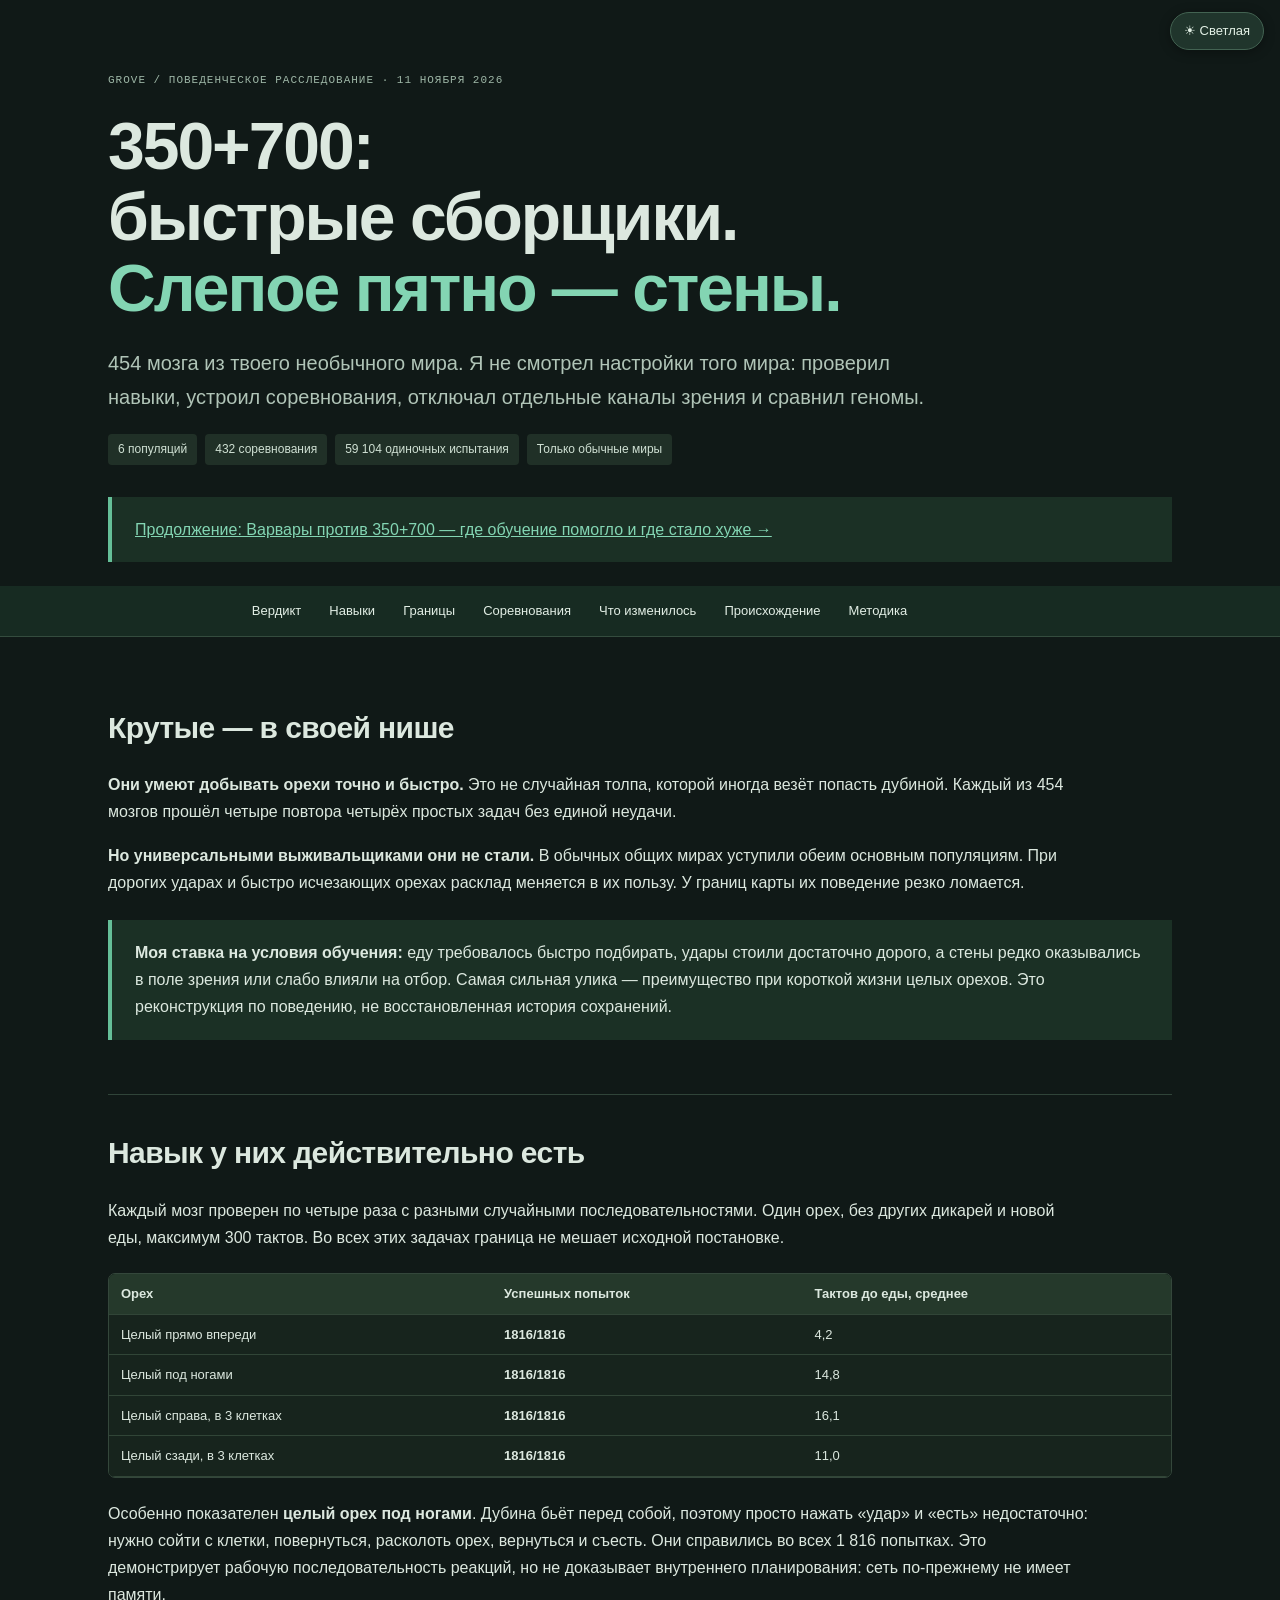
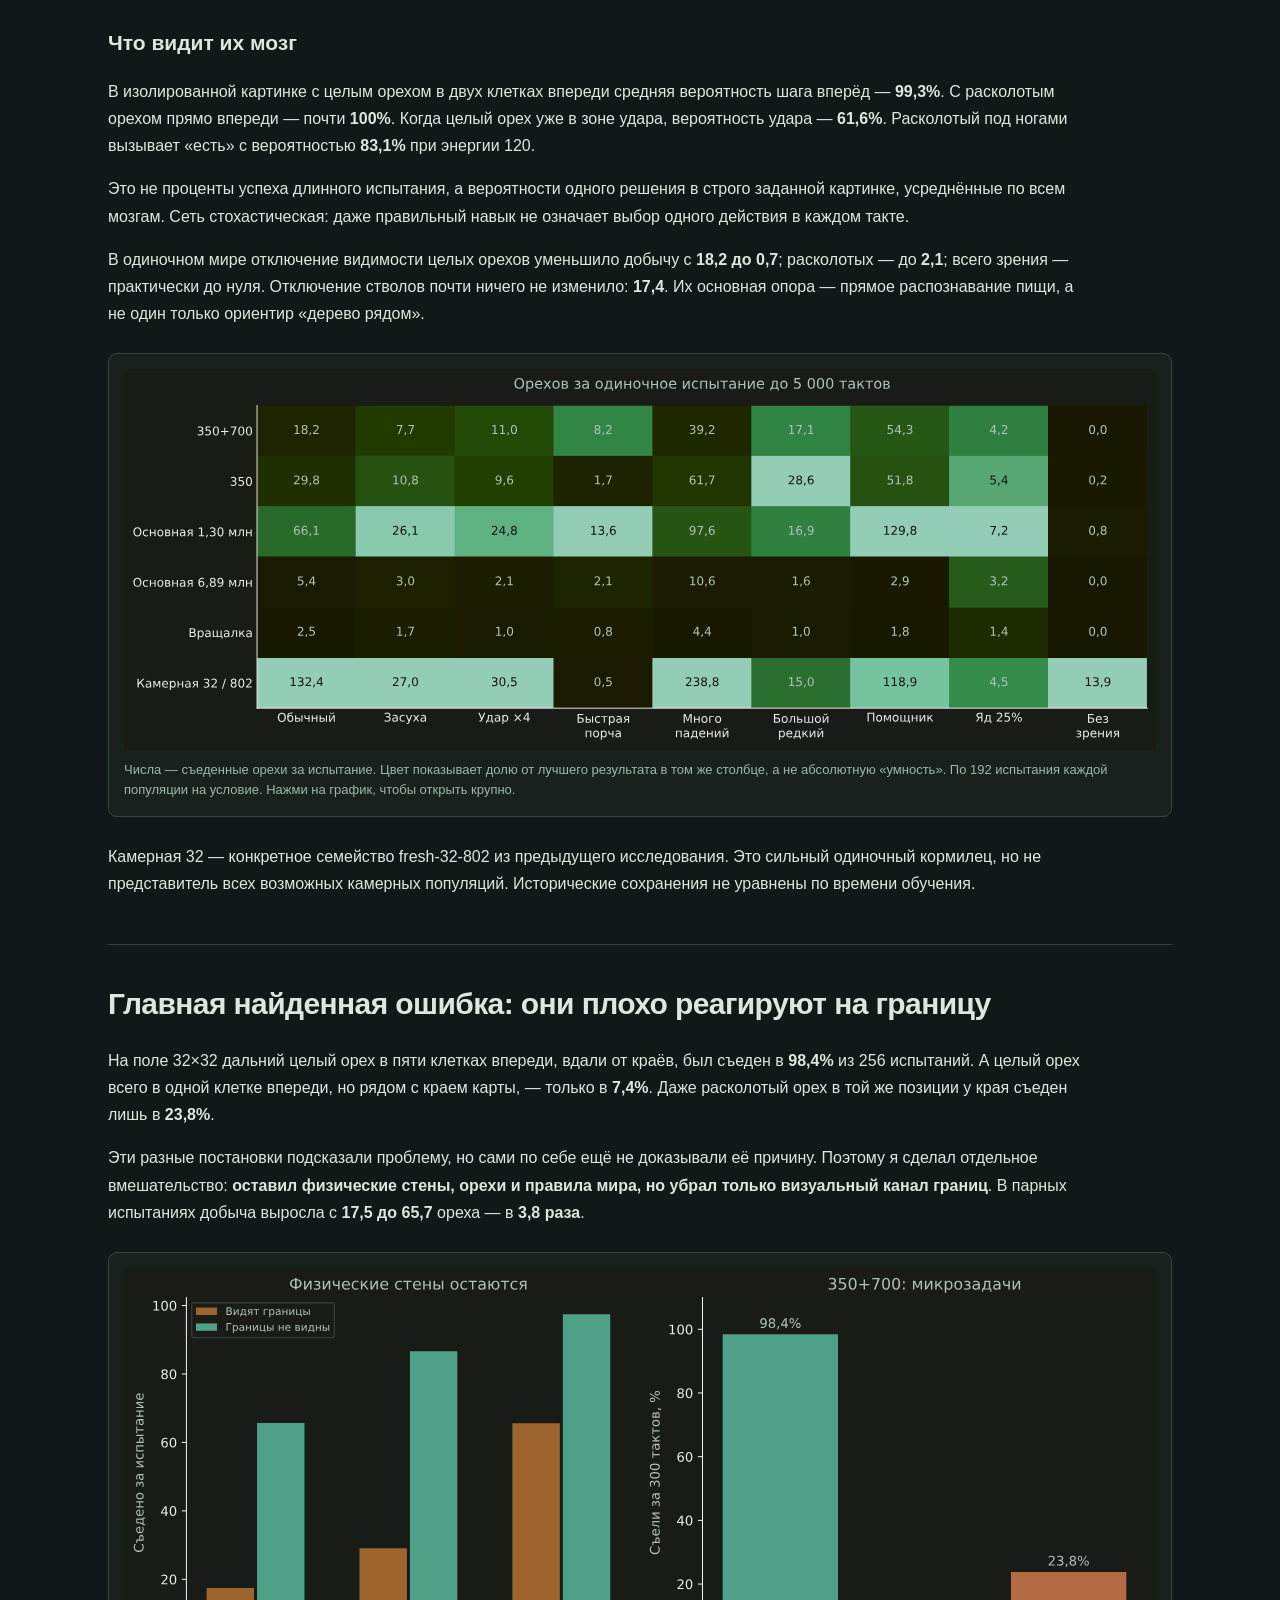
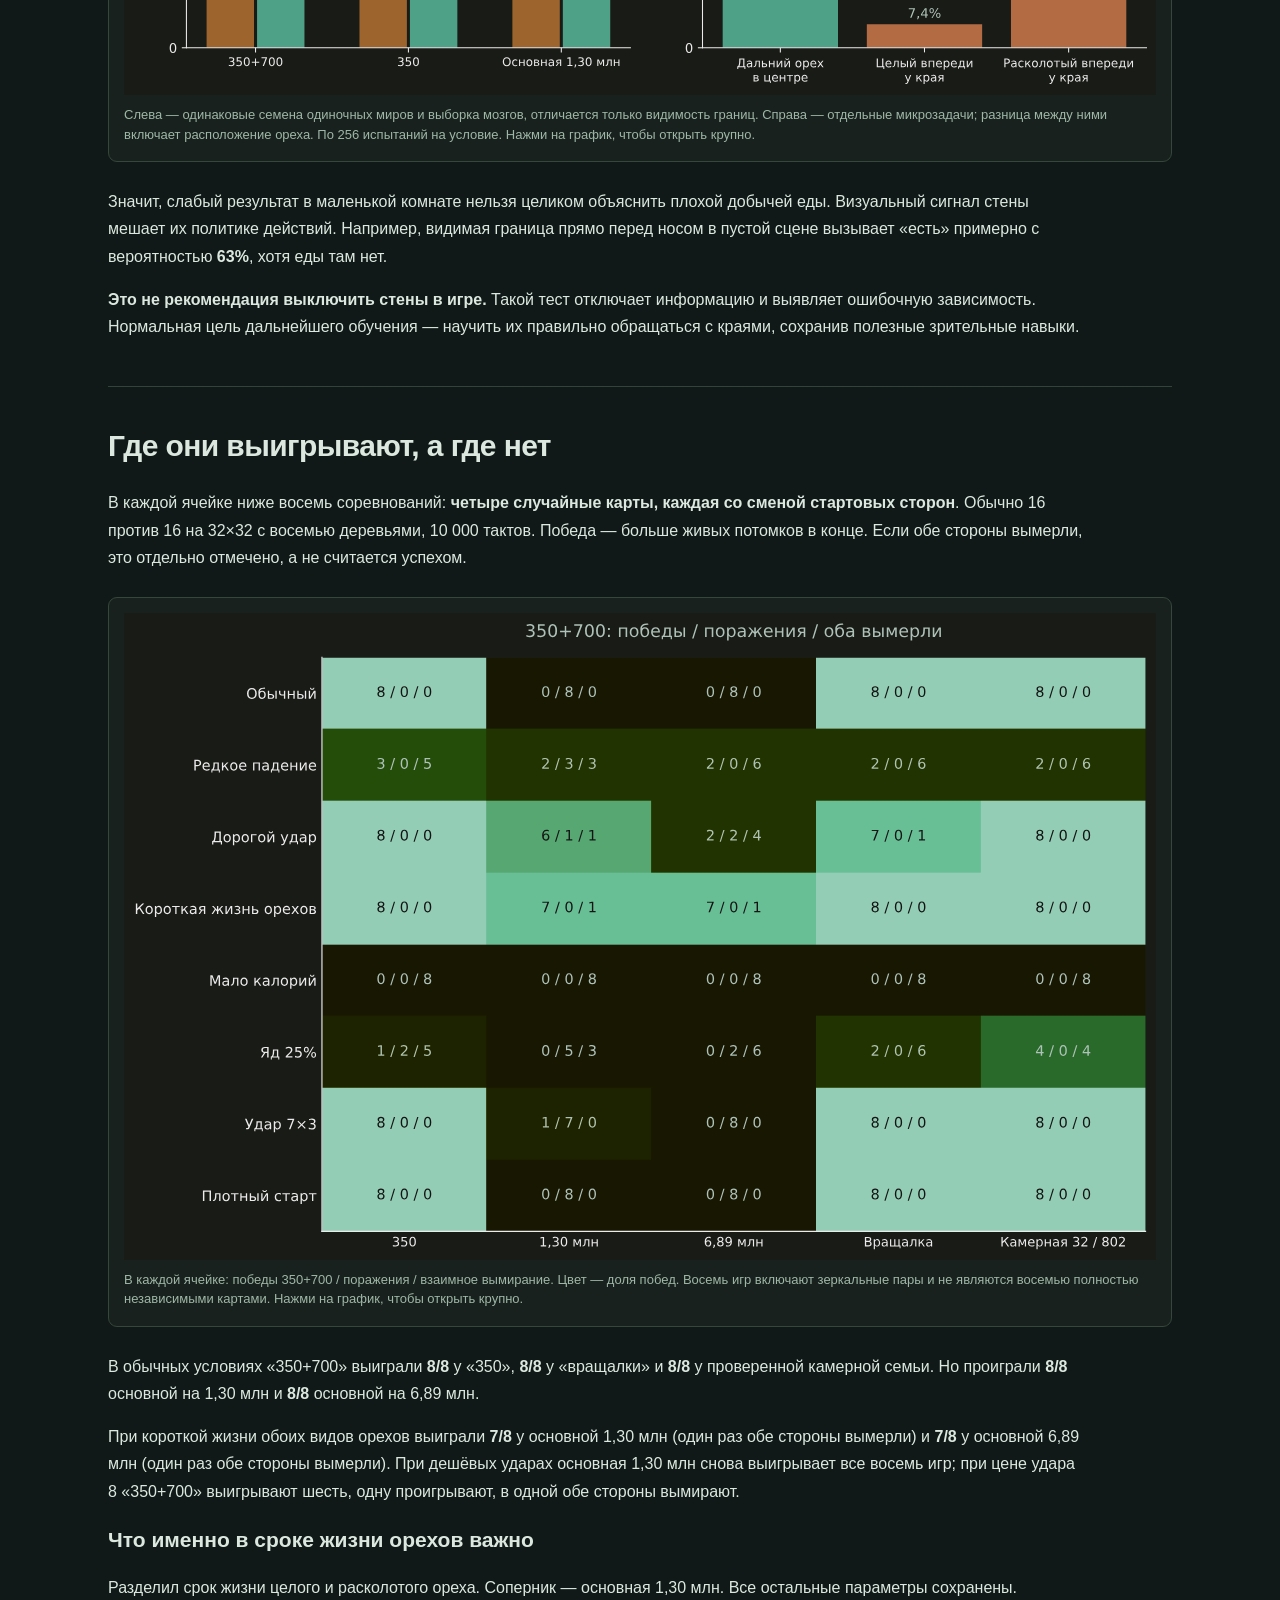
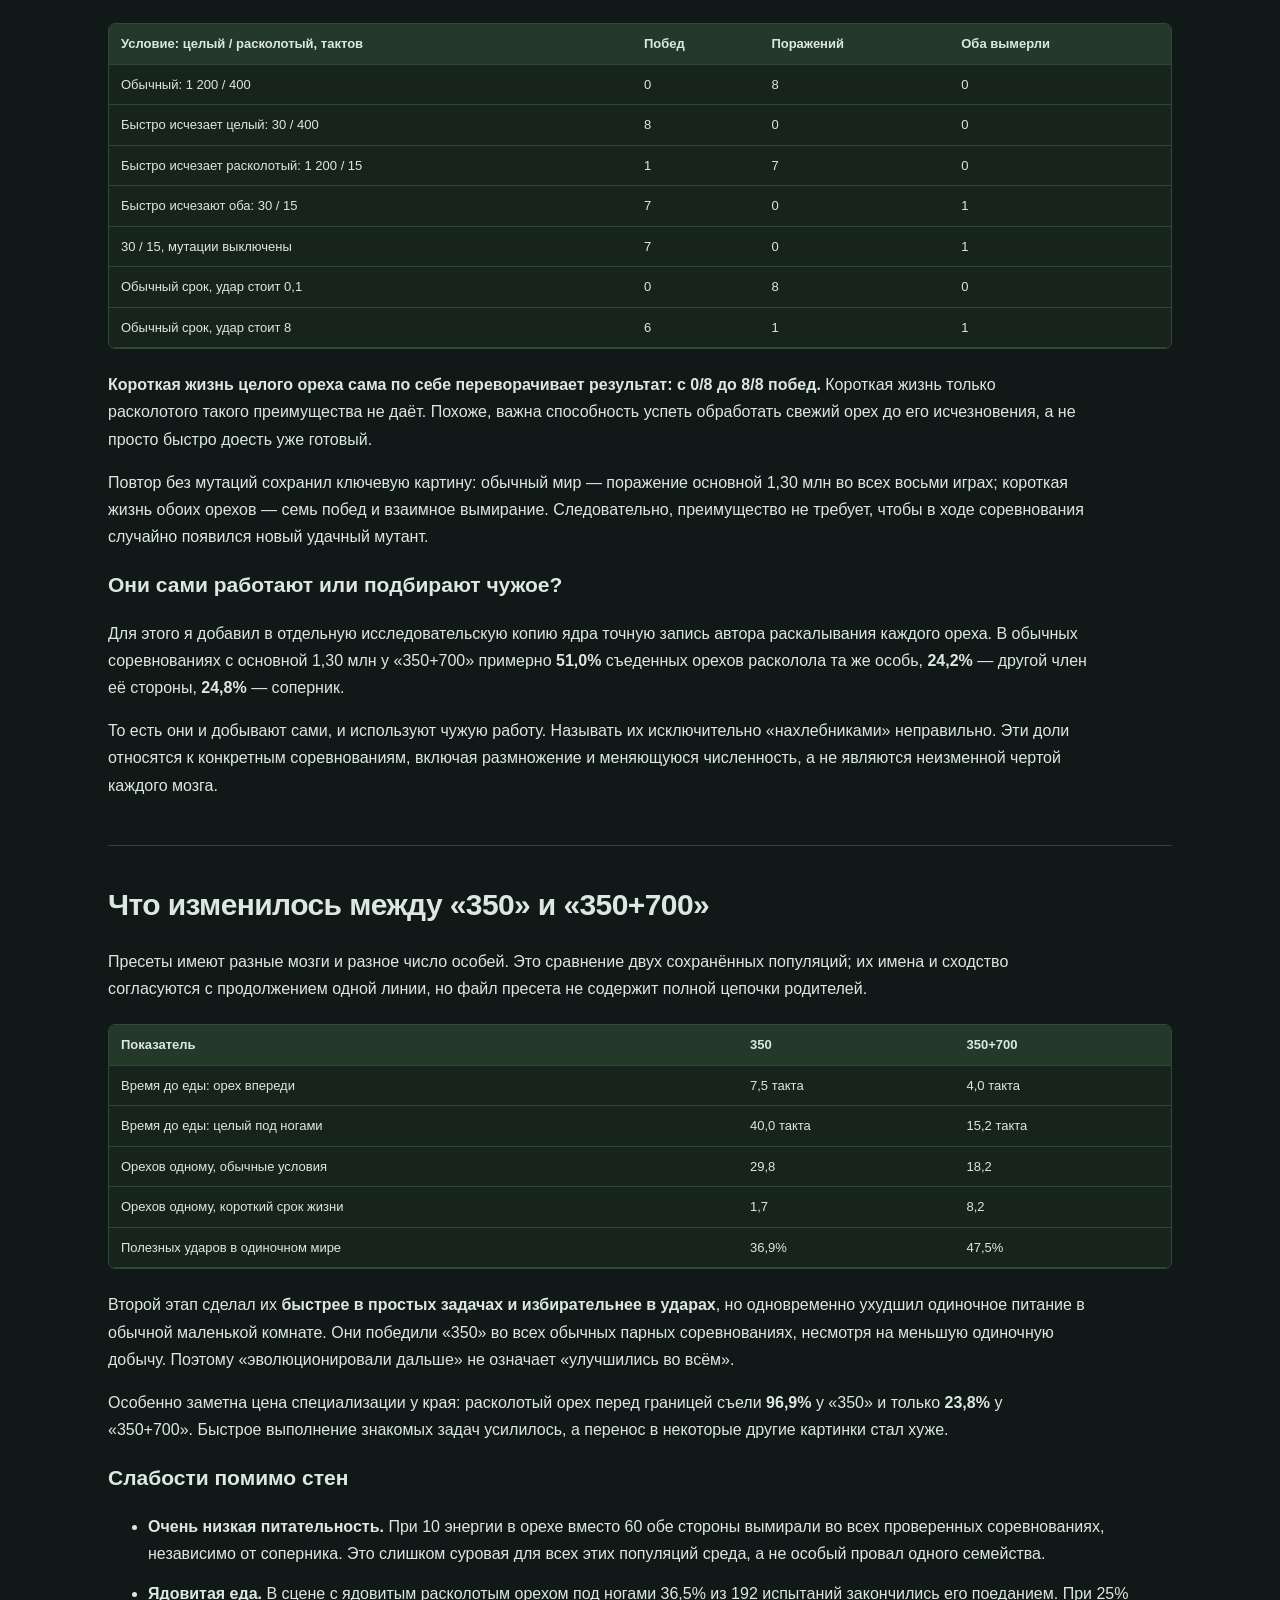
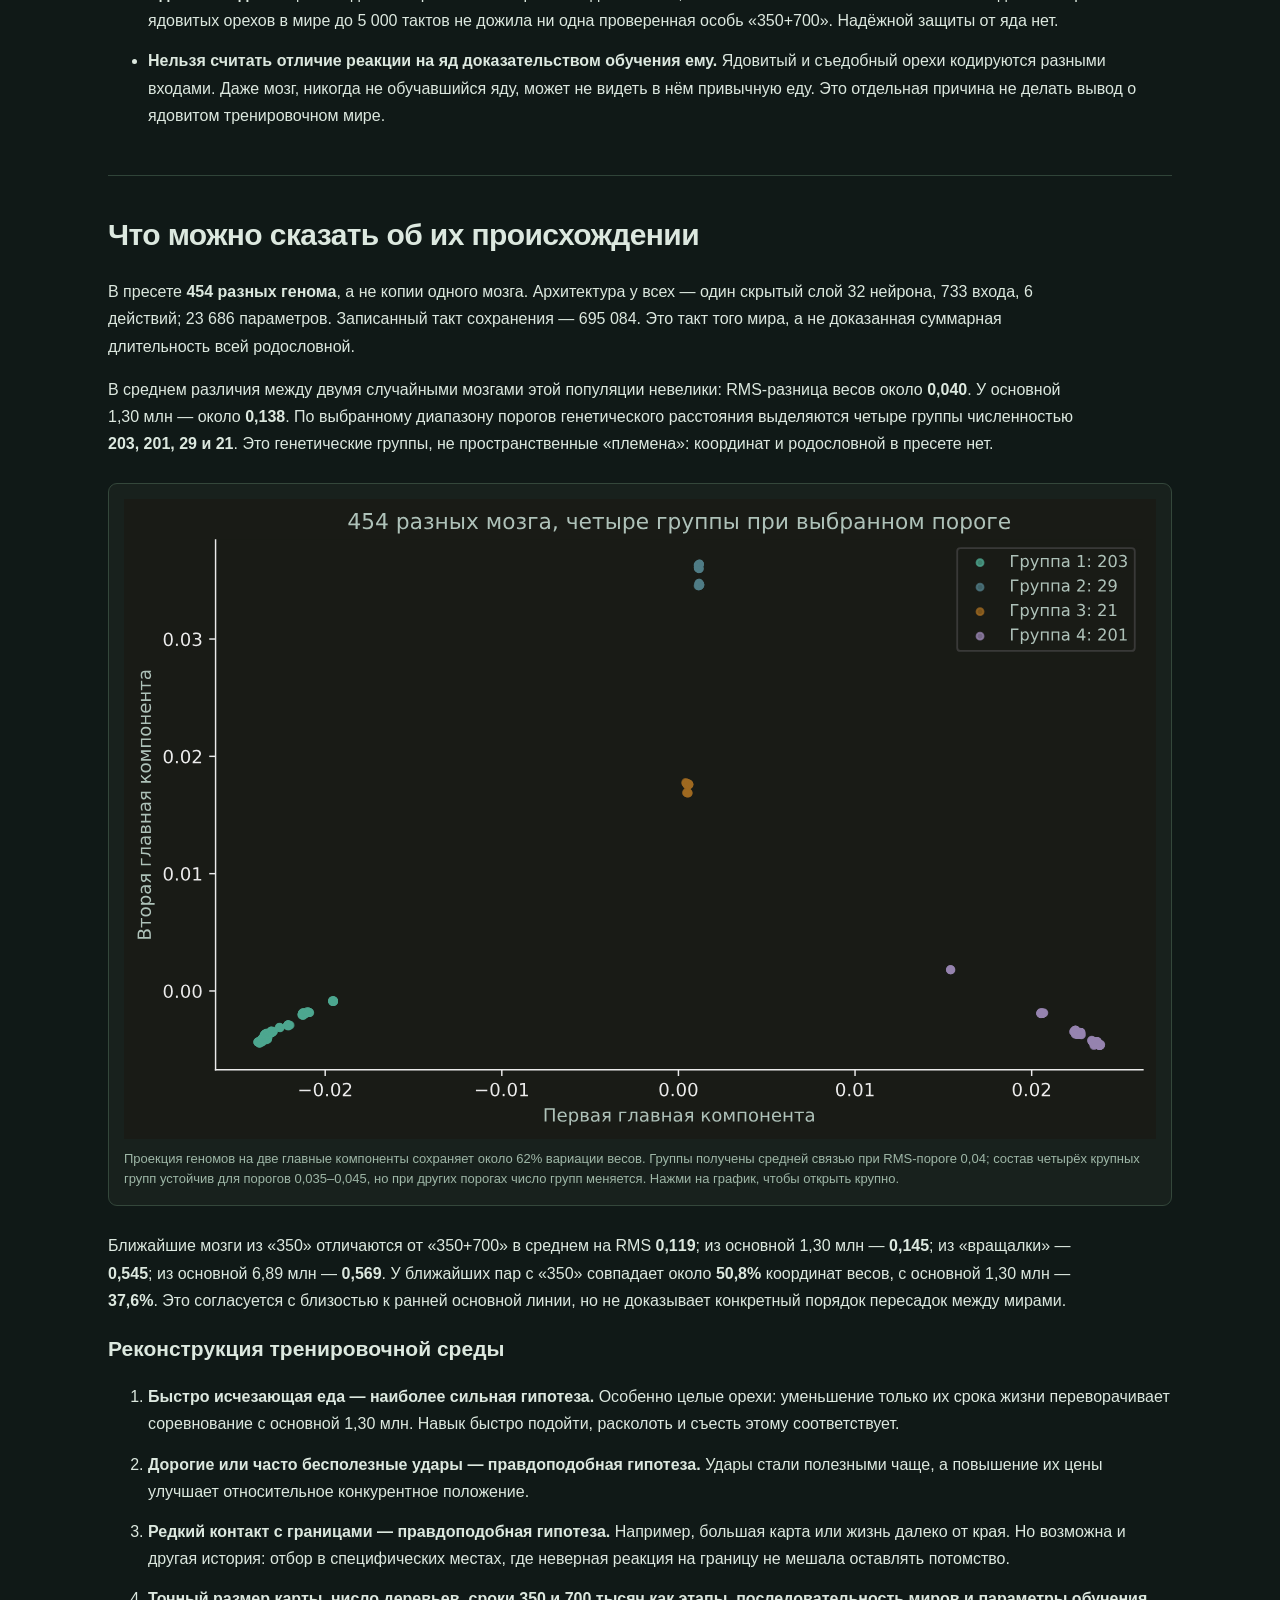
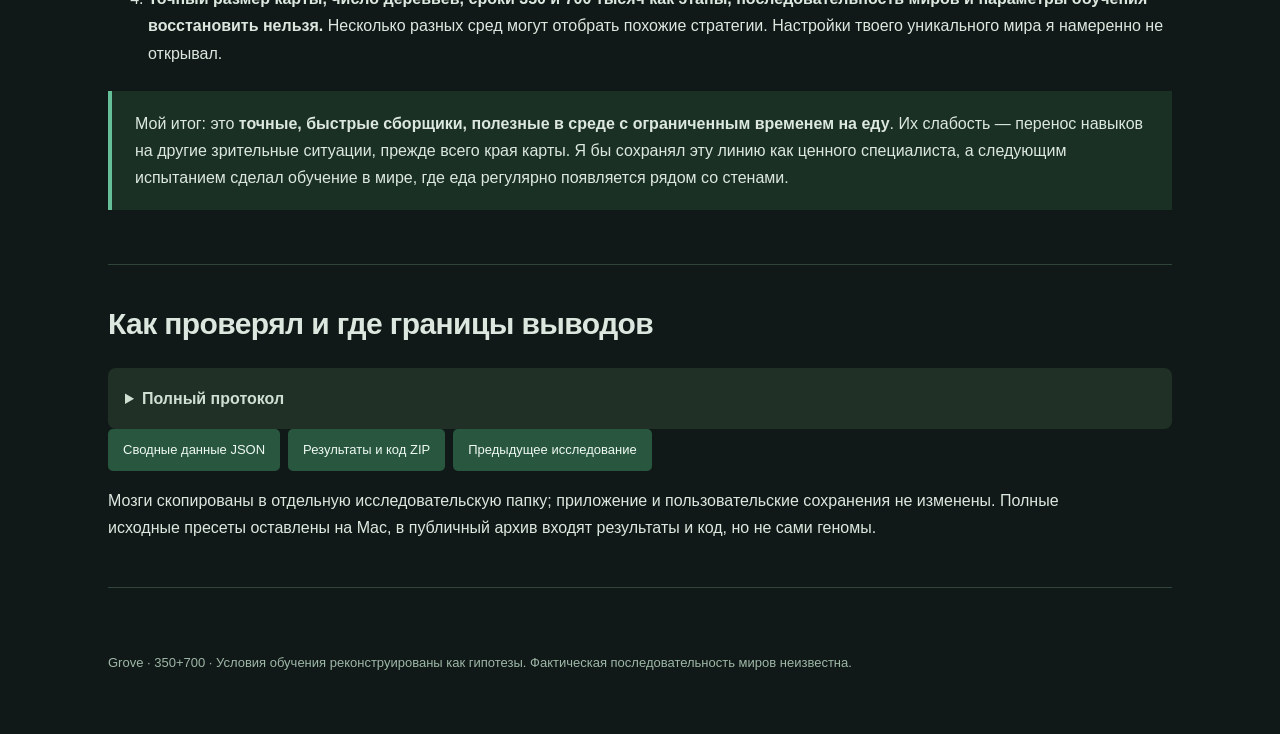
<file: detective-350-700/index.html>
<!doctype html><html lang="ru"><head><script>try{document.documentElement.dataset.theme=localStorage.getItem("grove-report-theme")==="light"?"light":"dark"}catch(e){document.documentElement.dataset.theme="dark"}</script><meta charset="utf-8"><meta name="viewport" content="width=device-width,initial-scale=1"><title>Grove — расследование популяции 350+700</title><meta name="description" content="432 соревнования, 454 мозга: сильные навыки, слабость у границ и реконструкция среды обучения."><style>*{box-sizing:border-box}html{scroll-behavior:smooth;scroll-padding-top:65px}body{margin:0;background:#f2f5ee;color:#253c32;font:16px/1.7 -apple-system,BlinkMacSystemFont,"Segoe UI",sans-serif}header,main,footer{max-width:1120px;margin:auto;padding:32px 28px}header{padding-top:55px}h1{font-size:clamp(36px,6vw,66px);line-height:1.08;letter-spacing:-2px;margin:22px 0}h1 em{font-style:normal;color:#188065}.eyebrow{font:11px/1.5 ui-monospace,monospace;letter-spacing:1px;color:#5d7769}.lead{font-size:20px;max-width:850px;color:#577064}h2{font-size:30px;line-height:1.25;letter-spacing:-.6px}h3{font-size:21px;line-height:1.3}p{max-width:980px}a{color:#08775d}nav{position:sticky;top:0;z-index:2;background:#173f32;display:flex;justify-content:center;gap:10px;overflow:auto;padding:9px;white-space:nowrap}nav a{font-size:13px;color:#f0f5eb;text-decoration:none;padding:5px 9px}section{border-bottom:1px solid #ccd9ca;padding:15px 0 30px}.badges,.downloads{display:flex;flex-wrap:wrap;gap:8px}.badges span{background:#e0ebdc;border-radius:4px;padding:5px 10px;font-size:12px}.callout{border-left:4px solid #248c6b;background:#e2eddf;padding:19px 23px;margin:24px 0}.cards{display:grid;grid-template-columns:repeat(3,1fr);gap:12px}.cards article{background:#e4edde;border:1px solid #cddcc7;border-radius:8px;padding:18px}.cards h3{margin-top:0}.cards p{font-size:14px;margin-bottom:0}figure{background:#f7f9f3;border:1px solid #d6dfd0;border-radius:9px;margin:26px 0;padding:15px}figure img{display:block;width:100%;height:auto}figcaption,.muted{font-size:13px;color:#5d7265;line-height:1.5}figcaption{padding:10px 0 2px}.scroll{overflow:auto;border:1px solid #d3ddcf;border-radius:7px;margin:22px 0}table{border-collapse:collapse;width:100%;background:#fafbf7;font-size:13px;line-height:1.5}td,th{text-align:left;padding:10px 12px;border-bottom:1px solid #dde5d8}th{background:#e2ebdc}td small{display:block;color:#758374}td:first-child{white-space:nowrap}details{background:#e8eee1;padding:17px;border-radius:8px}summary{cursor:pointer;font-weight:600}li{margin:13px 0}code{font-size:12px;overflow-wrap:anywhere}.downloads a{background:#194f3c;color:white;padding:10px 15px;border-radius:5px;text-decoration:none;font-size:13px}footer{font-size:13px;color:#6d8072;padding-bottom:60px}@media(max-width:640px){header,main,footer{padding:24px 17px}h1{letter-spacing:-1px}h2{font-size:26px}.lead{font-size:18px}.cards{grid-template-columns:1fr}nav{justify-content:flex-start}.callout{padding:15px}figure{margin:24px -9px;padding:5px}figcaption{padding:10px}body{font-size:15px}td,th{padding:9px}ul{padding-left:20px}}</style><link rel="stylesheet" href="../assets/theme.css"><script src="../assets/theme.js" defer></script></head><body>
<header><div class="eyebrow">GROVE / ПОВЕДЕНЧЕСКОЕ РАССЛЕДОВАНИЕ · 11 НОЯБРЯ 2026</div><h1>350+700:<br>быстрые сборщики.<br><em>Слепое пятно — стены.</em></h1><p class="lead">454 мозга из твоего необычного мира. Я не смотрел настройки того мира: проверил навыки, устроил соревнования, отключал отдельные каналы зрения и сравнил геномы.</p><div class="badges"><span>6 популяций</span><span>432 соревнования</span><span>59 104 одиночных испытания</span><span>Только обычные миры</span></div></header>
<p class="callout" style="max-width:1064px;margin:0 auto 24px"><a href="../barbarians/">Продолжение: Варвары против 350+700 — где обучение помогло и где стало хуже →</a></p><nav><a href="#verdict">Вердикт</a><a href="#skills">Навыки</a><a href="#walls">Границы</a><a href="#competition">Соревнования</a><a href="#evolution">Что изменилось</a><a href="#history">Происхождение</a><a href="#protocol">Методика</a></nav><main>
<section id="verdict"><h2>Крутые — в своей нише</h2><p><b>Они умеют добывать орехи точно и быстро.</b> Это не случайная толпа, которой иногда везёт попасть дубиной. Каждый из 454 мозгов прошёл четыре повтора четырёх простых задач без единой неудачи.</p><p><b>Но универсальными выживальщиками они не стали.</b> В обычных общих мирах уступили обеим основным популяциям. При дорогих ударах и быстро исчезающих орехах расклад меняется в их пользу. У границ карты их поведение резко ломается.</p><div class="callout"><b>Моя ставка на условия обучения:</b> еду требовалось быстро подбирать, удары стоили достаточно дорого, а стены редко оказывались в поле зрения или слабо влияли на отбор. Самая сильная улика — преимущество при короткой жизни целых орехов. Это реконструкция по поведению, не восстановленная история сохранений.</div></section>
<section id="skills"><h2>Навык у них действительно есть</h2><p>Каждый мозг проверен по четыре раза с разными случайными последовательностями. Один орех, без других дикарей и новой еды, максимум 300 тактов. Во всех этих задачах граница не мешает исходной постановке.</p><div class="scroll"><table><thead><tr><th>Орех</th><th>Успешных попыток</th><th>Тактов до еды, среднее</th></tr></thead><tbody><tr><td>Целый прямо впереди</td><td><b>1816/1816</b></td><td>4,2</td></tr><tr><td>Целый под ногами</td><td><b>1816/1816</b></td><td>14,8</td></tr><tr><td>Целый справа, в 3 клетках</td><td><b>1816/1816</b></td><td>16,1</td></tr><tr><td>Целый сзади, в 3 клетках</td><td><b>1816/1816</b></td><td>11,0</td></tr></tbody></table></div>
<p>Особенно показателен <b>целый орех под ногами</b>. Дубина бьёт перед собой, поэтому просто нажать «удар» и «есть» недостаточно: нужно сойти с клетки, повернуться, расколоть орех, вернуться и съесть. Они справились во всех 1 816 попытках. Это демонстрирует рабочую последовательность реакций, но не доказывает внутреннего планирования: сеть по-прежнему не имеет памяти.</p>
<h3>Что видит их мозг</h3><p>В изолированной картинке с целым орехом в двух клетках впереди средняя вероятность шага вперёд — <b>99,3%</b>. С расколотым орехом прямо впереди — почти <b>100%</b>. Когда целый орех уже в зоне удара, вероятность удара — <b>61,6%</b>. Расколотый под ногами вызывает «есть» с вероятностью <b>83,1%</b> при энергии 120.</p><p>Это не проценты успеха длинного испытания, а вероятности одного решения в строго заданной картинке, усреднённые по всем мозгам. Сеть стохастическая: даже правильный навык не означает выбор одного действия в каждом такте.</p>
<p>В одиночном мире отключение видимости целых орехов уменьшило добычу с <b>18,2 до 0,7</b>; расколотых — до <b>2,1</b>; всего зрения — практически до нуля. Отключение стволов почти ничего не изменило: <b>17,4</b>. Их основная опора — прямое распознавание пищи, а не один только ориентир «дерево рядом».</p>
<figure><a href="figures/landscape.svg"><img src="figures/landscape.svg" alt="Числа — съеденные орехи за испытание. Цвет показывает долю от лучшего результата в том же столбце, а не абсолютную «умность». По 192 испытания каждой популяции на условие." loading="lazy"></a><figcaption>Числа — съеденные орехи за испытание. Цвет показывает долю от лучшего результата в том же столбце, а не абсолютную «умность». По 192 испытания каждой популяции на условие. Нажми на график, чтобы открыть крупно.</figcaption></figure>
<p>Камерная 32 — конкретное семейство fresh-32-802 из предыдущего исследования. Это сильный одиночный кормилец, но не представитель всех возможных камерных популяций. Исторические сохранения не уравнены по времени обучения.</p></section>
<section id="walls"><h2>Главная найденная ошибка: они плохо реагируют на границу</h2><p>На поле 32×32 дальний целый орех в пяти клетках впереди, вдали от краёв, был съеден в <b>98,4%</b> из 256 испытаний. А целый орех всего в одной клетке впереди, но рядом с краем карты, — только в <b>7,4%</b>. Даже расколотый орех в той же позиции у края съеден лишь в <b>23,8%</b>.</p><p>Эти разные постановки подсказали проблему, но сами по себе ещё не доказывали её причину. Поэтому я сделал отдельное вмешательство: <b>оставил физические стены, орехи и правила мира, но убрал только визуальный канал границ</b>. В парных испытаниях добыча выросла с <b>17,5 до 65,7</b> ореха — в <b>3,8 раза</b>.</p>
<figure><a href="figures/walls.svg"><img src="figures/walls.svg" alt="Слева — одинаковые семена одиночных миров и выборка мозгов, отличается только видимость границ. Справа — отдельные микрозадачи; разница между ними включает расположение ореха. По 256 испытаний на условие." loading="lazy"></a><figcaption>Слева — одинаковые семена одиночных миров и выборка мозгов, отличается только видимость границ. Справа — отдельные микрозадачи; разница между ними включает расположение ореха. По 256 испытаний на условие. Нажми на график, чтобы открыть крупно.</figcaption></figure>
<p>Значит, слабый результат в маленькой комнате нельзя целиком объяснить плохой добычей еды. Визуальный сигнал стены мешает их политике действий. Например, видимая граница прямо перед носом в пустой сцене вызывает «есть» примерно с вероятностью <b>63%</b>, хотя еды там нет.</p><p><b>Это не рекомендация выключить стены в игре.</b> Такой тест отключает информацию и выявляет ошибочную зависимость. Нормальная цель дальнейшего обучения — научить их правильно обращаться с краями, сохранив полезные зрительные навыки.</p></section>
<section id="competition"><h2>Где они выигрывают, а где нет</h2><p>В каждой ячейке ниже восемь соревнований: <b>четыре случайные карты, каждая со сменой стартовых сторон</b>. Обычно 16 против 16 на 32×32 с восемью деревьями, 10 000 тактов. Победа — больше живых потомков в конце. Если обе стороны вымерли, это отдельно отмечено, а не считается успехом.</p>
<figure><a href="figures/contests.svg"><img src="figures/contests.svg" alt="В каждой ячейке: победы 350+700 / поражения / взаимное вымирание. Цвет — доля побед. Восемь игр включают зеркальные пары и не являются восемью полностью независимыми картами." loading="lazy"></a><figcaption>В каждой ячейке: победы 350+700 / поражения / взаимное вымирание. Цвет — доля побед. Восемь игр включают зеркальные пары и не являются восемью полностью независимыми картами. Нажми на график, чтобы открыть крупно.</figcaption></figure>
<p>В обычных условиях «350+700» выиграли <b>8/8</b> у «350», <b>8/8</b> у «вращалки» и <b>8/8</b> у проверенной камерной семьи. Но проиграли <b>8/8</b> основной на 1,30 млн и <b>8/8</b> основной на 6,89 млн.</p><p>При короткой жизни обоих видов орехов выиграли <b>7/8</b> у основной 1,30 млн (один раз обе стороны вымерли) и <b>7/8</b> у основной 6,89 млн (один раз обе стороны вымерли). При дешёвых ударах основная 1,30 млн снова выигрывает все восемь игр; при цене удара 8 «350+700» выигрывают шесть, одну проигрывают, в одной обе стороны вымирают.</p>
<h3>Что именно в сроке жизни орехов важно</h3><p>Разделил срок жизни целого и расколотого ореха. Соперник — основная 1,30 млн. Все остальные параметры сохранены.</p><div class="scroll"><table><thead><tr><th>Условие: целый / расколотый, тактов</th><th>Побед</th><th>Поражений</th><th>Оба вымерли</th></tr></thead><tbody><tr><td>Обычный: 1 200 / 400</td><td>0</td><td>8</td><td>0</td></tr><tr><td>Быстро исчезает целый: 30 / 400</td><td>8</td><td>0</td><td>0</td></tr><tr><td>Быстро исчезает расколотый: 1 200 / 15</td><td>1</td><td>7</td><td>0</td></tr><tr><td>Быстро исчезают оба: 30 / 15</td><td>7</td><td>0</td><td>1</td></tr><tr><td>30 / 15, мутации выключены</td><td>7</td><td>0</td><td>1</td></tr><tr><td>Обычный срок, удар стоит 0,1</td><td>0</td><td>8</td><td>0</td></tr><tr><td>Обычный срок, удар стоит 8</td><td>6</td><td>1</td><td>1</td></tr></tbody></table></div>
<p><b>Короткая жизнь целого ореха сама по себе переворачивает результат: с 0/8 до 8/8 побед.</b> Короткая жизнь только расколотого такого преимущества не даёт. Похоже, важна способность успеть обработать свежий орех до его исчезновения, а не просто быстро доесть уже готовый.</p><p>Повтор без мутаций сохранил ключевую картину: обычный мир — поражение основной 1,30 млн во всех восьми играх; короткая жизнь обоих орехов — семь побед и взаимное вымирание. Следовательно, преимущество не требует, чтобы в ходе соревнования случайно появился новый удачный мутант.</p>
<h3>Они сами работают или подбирают чужое?</h3><p>Для этого я добавил в отдельную исследовательскую копию ядра точную запись автора раскалывания каждого ореха. В обычных соревнованиях с основной 1,30 млн у «350+700» примерно <b>51,0%</b> съеденных орехов расколола та же особь, <b>24,2%</b> — другой член её стороны, <b>24,8%</b> — соперник.</p><p>То есть они и добывают сами, и используют чужую работу. Называть их исключительно «нахлебниками» неправильно. Эти доли относятся к конкретным соревнованиям, включая размножение и меняющуюся численность, а не являются неизменной чертой каждого мозга.</p></section>
<section id="evolution"><h2>Что изменилось между «350» и «350+700»</h2><p>Пресеты имеют разные мозги и разное число особей. Это сравнение двух сохранённых популяций; их имена и сходство согласуются с продолжением одной линии, но файл пресета не содержит полной цепочки родителей.</p><div class="scroll"><table><thead><tr><th>Показатель</th><th>350</th><th>350+700</th></tr></thead><tbody><tr><td>Время до еды: орех впереди</td><td>7,5 такта</td><td>4,0 такта</td></tr><tr><td>Время до еды: целый под ногами</td><td>40,0 такта</td><td>15,2 такта</td></tr><tr><td>Орехов одному, обычные условия</td><td>29,8</td><td>18,2</td></tr><tr><td>Орехов одному, короткий срок жизни</td><td>1,7</td><td>8,2</td></tr><tr><td>Полезных ударов в одиночном мире</td><td>36,9%</td><td>47,5%</td></tr></tbody></table></div>
<p>Второй этап сделал их <b>быстрее в простых задачах и избирательнее в ударах</b>, но одновременно ухудшил одиночное питание в обычной маленькой комнате. Они победили «350» во всех обычных парных соревнованиях, несмотря на меньшую одиночную добычу. Поэтому «эволюционировали дальше» не означает «улучшились во всём».</p><p>Особенно заметна цена специализации у края: расколотый орех перед границей съели <b>96,9%</b> у «350» и только <b>23,8%</b> у «350+700». Быстрое выполнение знакомых задач усилилось, а перенос в некоторые другие картинки стал хуже.</p>
<h3>Слабости помимо стен</h3><ul><li><b>Очень низкая питательность.</b> При 10 энергии в орехе вместо 60 обе стороны вымирали во всех проверенных соревнованиях, независимо от соперника. Это слишком суровая для всех этих популяций среда, а не особый провал одного семейства.</li><li><b>Ядовитая еда.</b> В сцене с ядовитым расколотым орехом под ногами 36,5% из 192 испытаний закончились его поеданием. При 25% ядовитых орехов в мире до 5 000 тактов не дожила ни одна проверенная особь «350+700». Надёжной защиты от яда нет.</li><li><b>Нельзя считать отличие реакции на яд доказательством обучения ему.</b> Ядовитый и съедобный орехи кодируются разными входами. Даже мозг, никогда не обучавшийся яду, может не видеть в нём привычную еду. Это отдельная причина не делать вывод о ядовитом тренировочном мире.</li></ul></section>
<section id="history"><h2>Что можно сказать об их происхождении</h2><p>В пресете <b>454 разных генома</b>, а не копии одного мозга. Архитектура у всех — один скрытый слой 32 нейрона, 733 входа, 6 действий; 23 686 параметров. Записанный такт сохранения — 695 084. Это такт того мира, а не доказанная суммарная длительность всей родословной.</p>
<p>В среднем различия между двумя случайными мозгами этой популяции невелики: RMS-разница весов около <b>0,040</b>. У основной 1,30 млн — около <b>0,138</b>. По выбранному диапазону порогов генетического расстояния выделяются четыре группы численностью <b>203, 201, 29 и 21</b>. Это генетические группы, не пространственные «племена»: координат и родословной в пресете нет.</p>
<figure><a href="figures/genomes.svg"><img src="figures/genomes.svg" alt="Проекция геномов на две главные компоненты сохраняет около 62% вариации весов. Группы получены средней связью при RMS-пороге 0,04; состав четырёх крупных групп устойчив для порогов 0,035–0,045, но при других порогах число групп меняется." loading="lazy"></a><figcaption>Проекция геномов на две главные компоненты сохраняет около 62% вариации весов. Группы получены средней связью при RMS-пороге 0,04; состав четырёх крупных групп устойчив для порогов 0,035–0,045, но при других порогах число групп меняется. Нажми на график, чтобы открыть крупно.</figcaption></figure>
<p>Ближайшие мозги из «350» отличаются от «350+700» в среднем на RMS <b>0,119</b>; из основной 1,30 млн — <b>0,145</b>; из «вращалки» — <b>0,545</b>; из основной 6,89 млн — <b>0,569</b>. У ближайших пар с «350» совпадает около <b>50,8%</b> координат весов, с основной 1,30 млн — <b>37,6%</b>. Это согласуется с близостью к ранней основной линии, но не доказывает конкретный порядок пересадок между мирами.</p>
<h3>Реконструкция тренировочной среды</h3><ol><li><b>Быстро исчезающая еда — наиболее сильная гипотеза.</b> Особенно целые орехи: уменьшение только их срока жизни переворачивает соревнование с основной 1,30 млн. Навык быстро подойти, расколоть и съесть этому соответствует.</li><li><b>Дорогие или часто бесполезные удары — правдоподобная гипотеза.</b> Удары стали полезными чаще, а повышение их цены улучшает относительное конкурентное положение.</li><li><b>Редкий контакт с границами — правдоподобная гипотеза.</b> Например, большая карта или жизнь далеко от края. Но возможна и другая история: отбор в специфических местах, где неверная реакция на границу не мешала оставлять потомство.</li><li><b>Точный размер карты, число деревьев, сроки 350 и 700 тысяч как этапы, последовательность миров и параметры обучения восстановить нельзя.</b> Несколько разных сред могут отобрать похожие стратегии. Настройки твоего уникального мира я намеренно не открывал.</li></ol>
<div class="callout">Мой итог: это <b>точные, быстрые сборщики, полезные в среде с ограниченным временем на еду</b>. Их слабость — перенос навыков на другие зрительные ситуации, прежде всего края карты. Я бы сохранял эту линию как ценного специалиста, а следующим испытанием сделал обучение в мире, где еда регулярно появляется рядом со стенами.</div></section>
<section id="protocol"><h2>Как проверял и где границы выводов</h2><details><summary>Полный протокол</summary><p>Шесть фиксированных популяций: 350+700 (454 мозга), 350 (257), основная 1,30 млн (622), основная 6,89 млн (757), вращалка (315), камерная fresh-32-802 (64). В обычной батарее — 33 условия × 192 испытания каждой популяции. В уточняющей — 9 условий × 256. В окончательной проверке простых навыков — все 454 мозга × 4 повтора × 4 задачи. Все миры обычные, без сезонов, компаса и температуры.</p><p>Одиночная база: 16×16, два дерева, вероятность падения 0,04, орех даёт 60 энергии, жизнь стоит 0,25 за такт, удар стоит 2, область удара 3×1, срок целого ореха 1 200, расколотого 400, максимальный возраст 10 000. Стандартный начальный запас целых орехов сохранён. Испытание идёт до смерти или 5 000 тактов; размножение отключено без списания его цены. Мозги заморожены.</p><p>В батарее изменяется один параметр или явно обозначенная пара: падение 0,01 / 0,002 / 0,16; еда 10 / 120; удар 8 / 0,1; сроки 30 и 15 / 5 000 и 5 000; яд 25%; удар 7×3 / 1×1; размер 64 с двумя деревьями; восемь деревьев вместо двух. «Помощник» раскалывает все целые орехи перед каждым тактом, оставляя их остаточный срок жизни; это тест доступности готовой еды, не модель конкретного соседа.</p><p>Вмешательства в зрение обнуляют веса соответствующих входов в копии мозга, что эквивалентно удалению сигналов при прямом проходе. Это отдельно проверено тестом для старого и нового формата сети. Исходные пресеты не менялись. Исследовательская запись автора каждого ореха проверена на идентичность полного состояния мира и случайных последовательностей с исходным ядром после 500 тактов.</p><p>Соревнования: 32×32, восемь деревьев, стандартно 16 против 16, при плотном старте 64 против 64, предел 256 жителей. 10 000 тактов, обычные рождение и мутации 0,25; отдельно указанные «frozen» варианты сохраняют размножение, но ставят мутации в ноль. Четыре семени карты 1601–1604 со сменой сторон; случайная выборка мозгов и случайное распределение стартовых позиций. При полном вымирании арена останавливается без переселения.</p><p>Количество орехов усредняется по всем испытаниям, включая ранние смерти. Время до первой еды — только по успешным попыткам. 192 или 256 особей одного пресета не означают столько же независимых эволюций. Это подробное сравнение конкретных сохранённых популяций, не статистическое доказательство превосходства всего метода их обучения. Часть уточняющих условий выбрана после первых результатов, поэтому это исследование гипотез, а не заранее зарегистрированный слепой турнир.</p><p>Генетические сравнения используют RMS-разницу весов после приведения старой и новой схемы хранения к общему порядку. Перестановки эквивалентных скрытых нейронов не выравнивались. У близких унаследованных сетей это полезная мера, но расстояние между независимо созданными сетями не является мерой поведенческого различия.</p></details>
<div class="downloads"><a href="analysis.json">Сводные данные JSON</a><a href="experiment-data.zip">Результаты и код ZIP</a><a href="../chambers/">Предыдущее исследование</a></div><p>Мозги скопированы в отдельную исследовательскую папку; приложение и пользовательские сохранения не изменены. Полные исходные пресеты оставлены на Mac, в публичный архив входят результаты и код, но не сами геномы.</p></section>
</main><footer>Grove · 350+700 · Условия обучения реконструированы как гипотезы. Фактическая последовательность миров неизвестна.</footer></body></html>
</file>
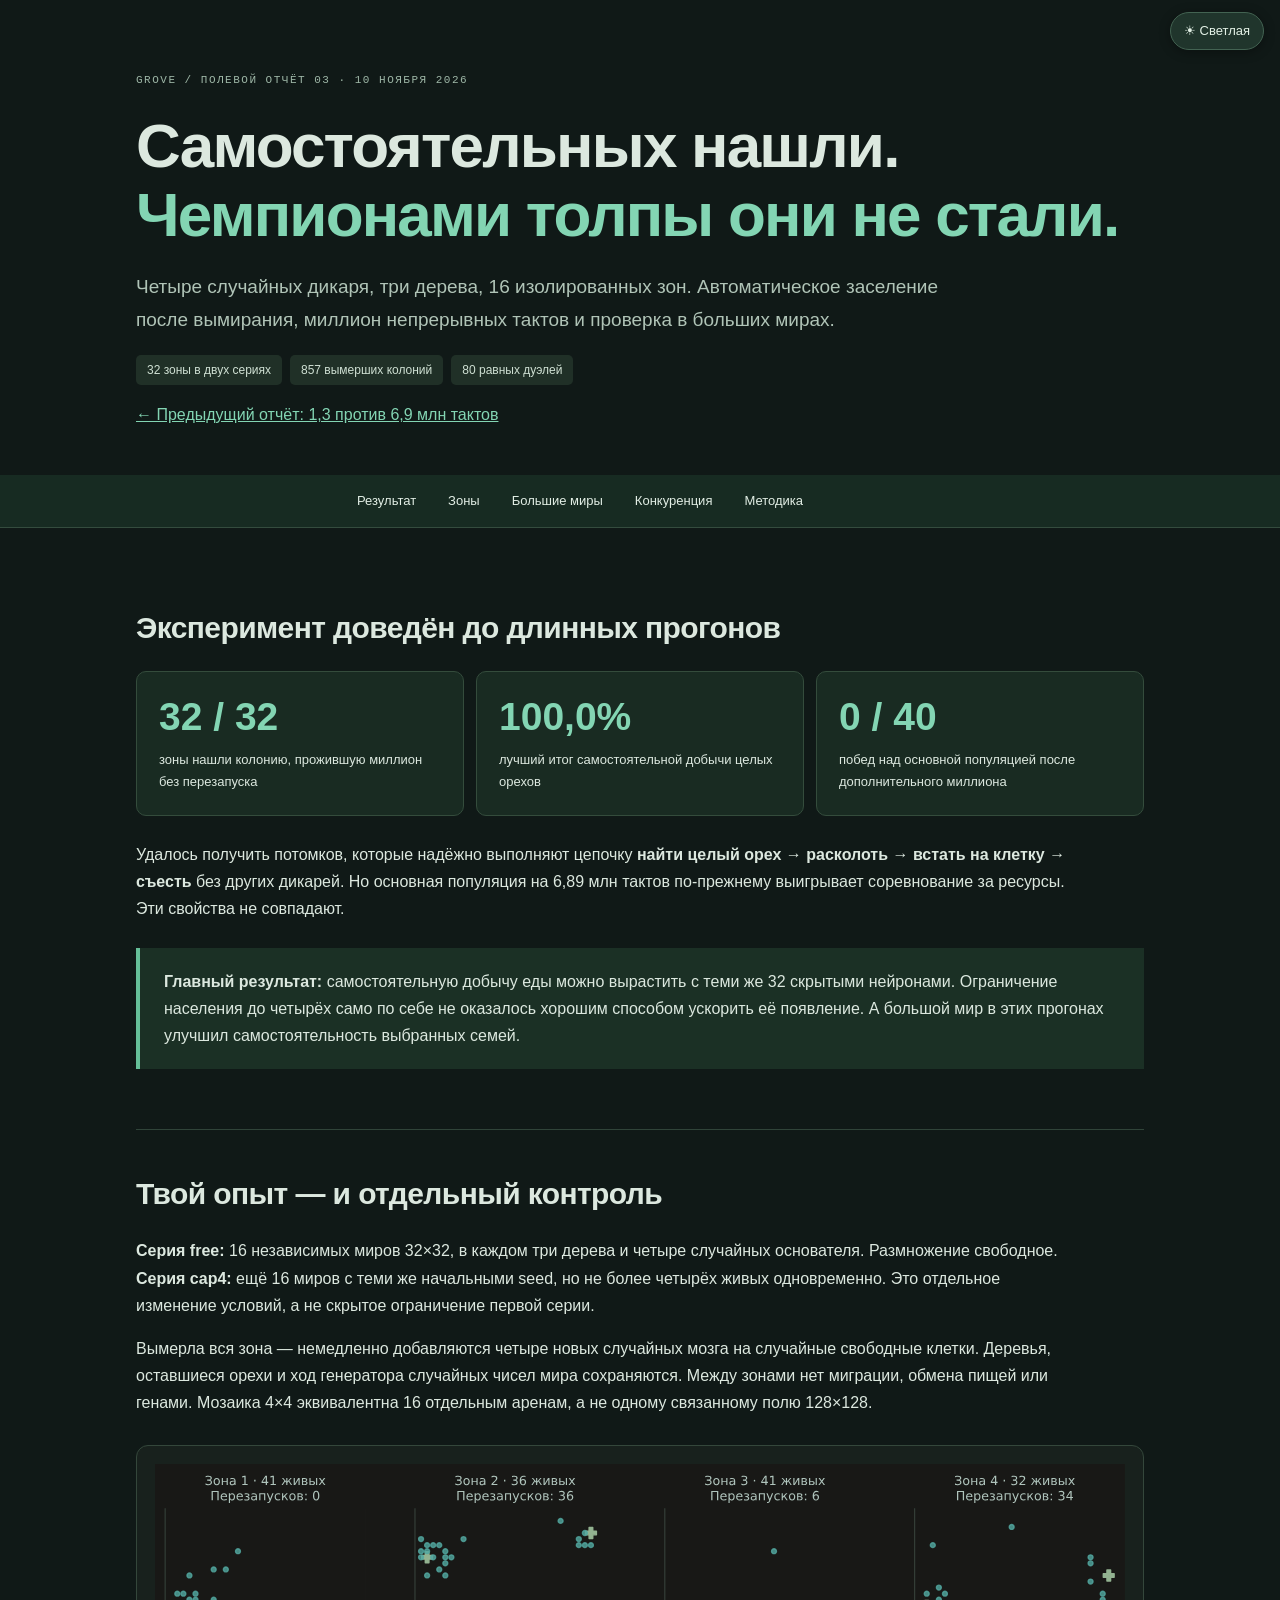
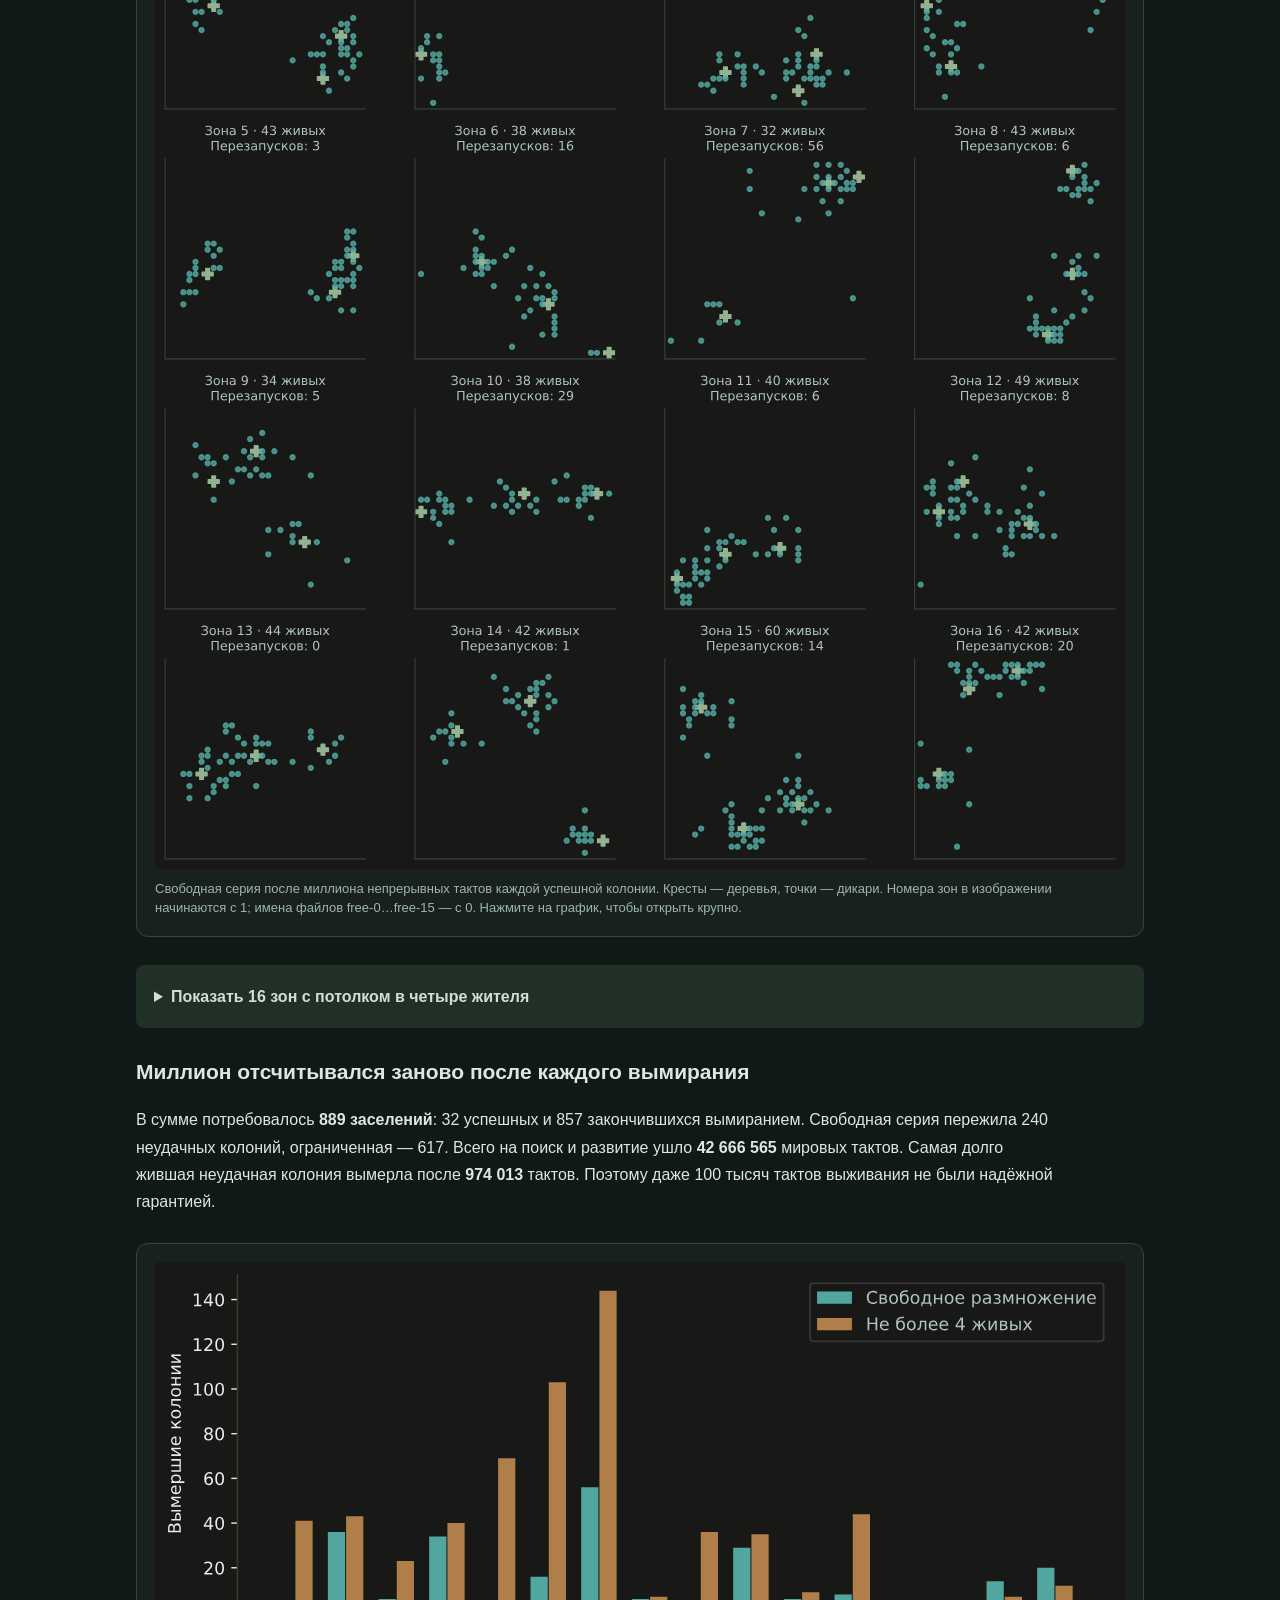
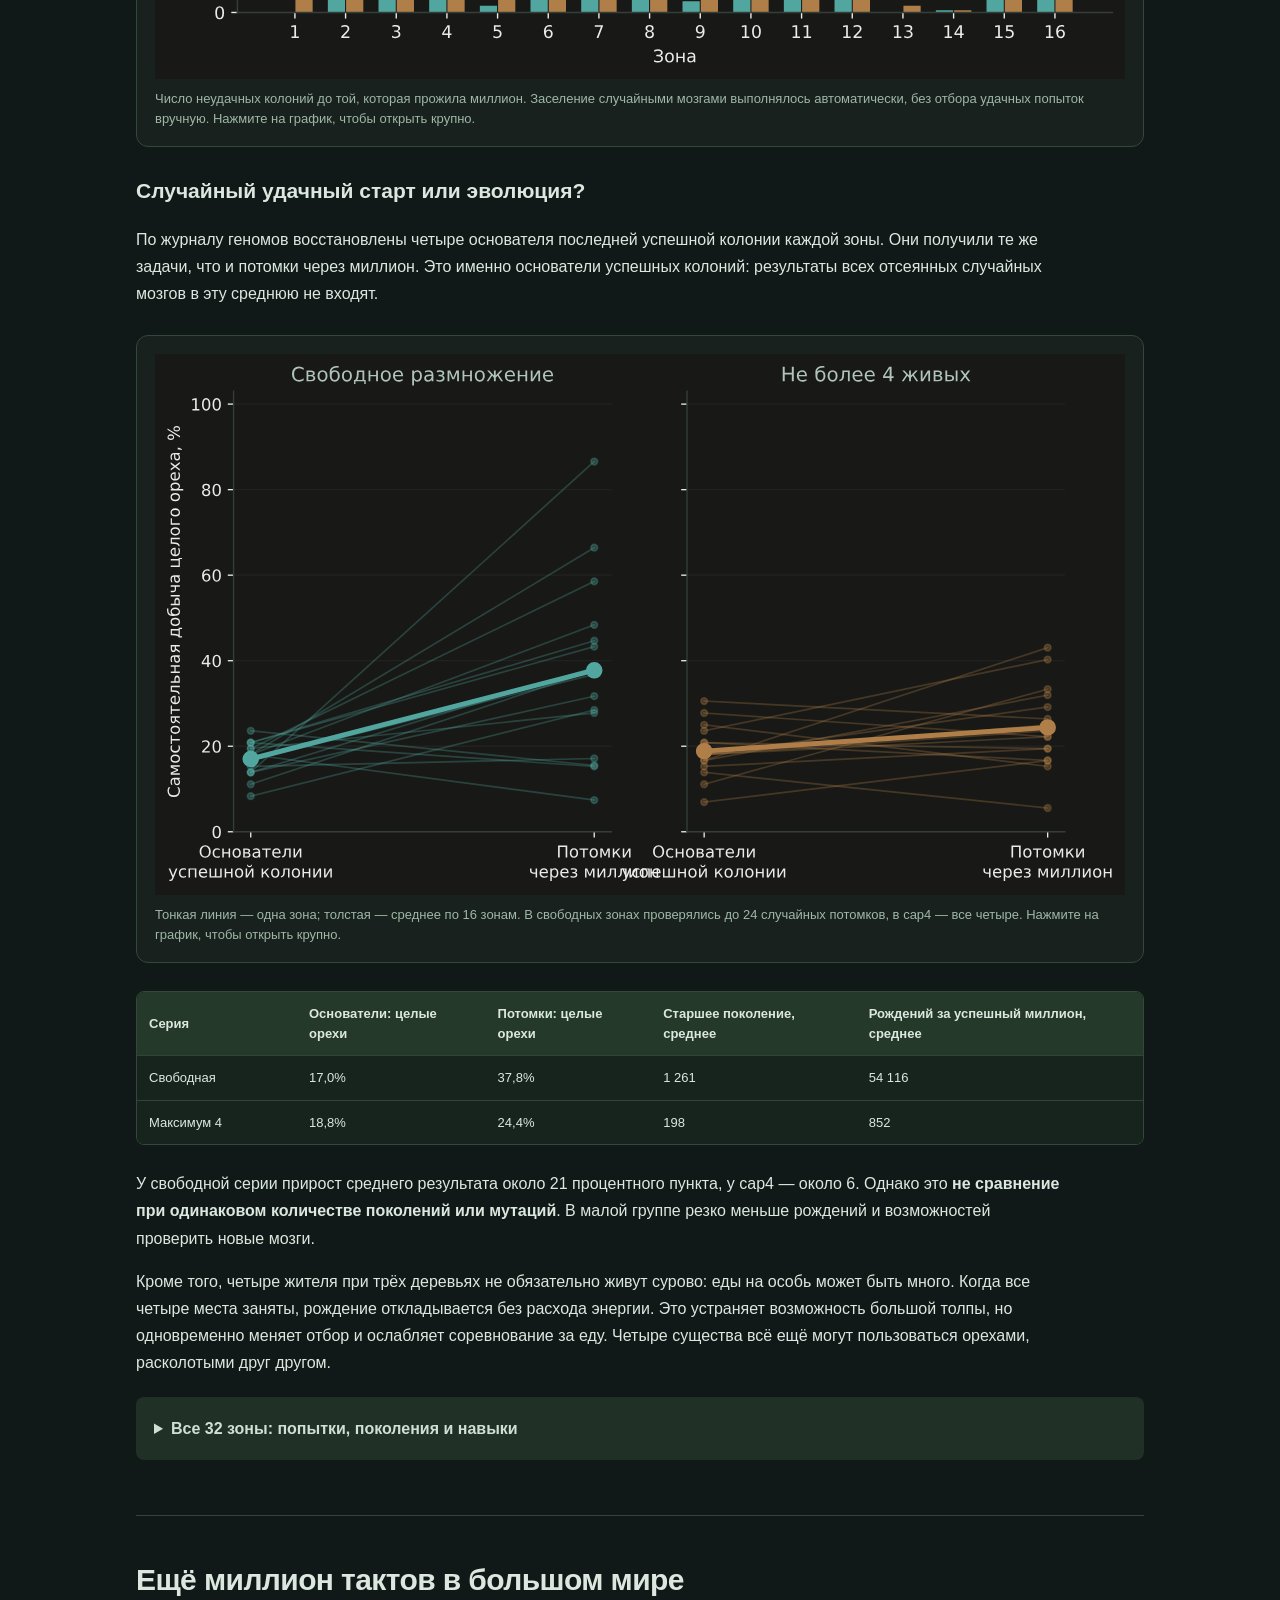
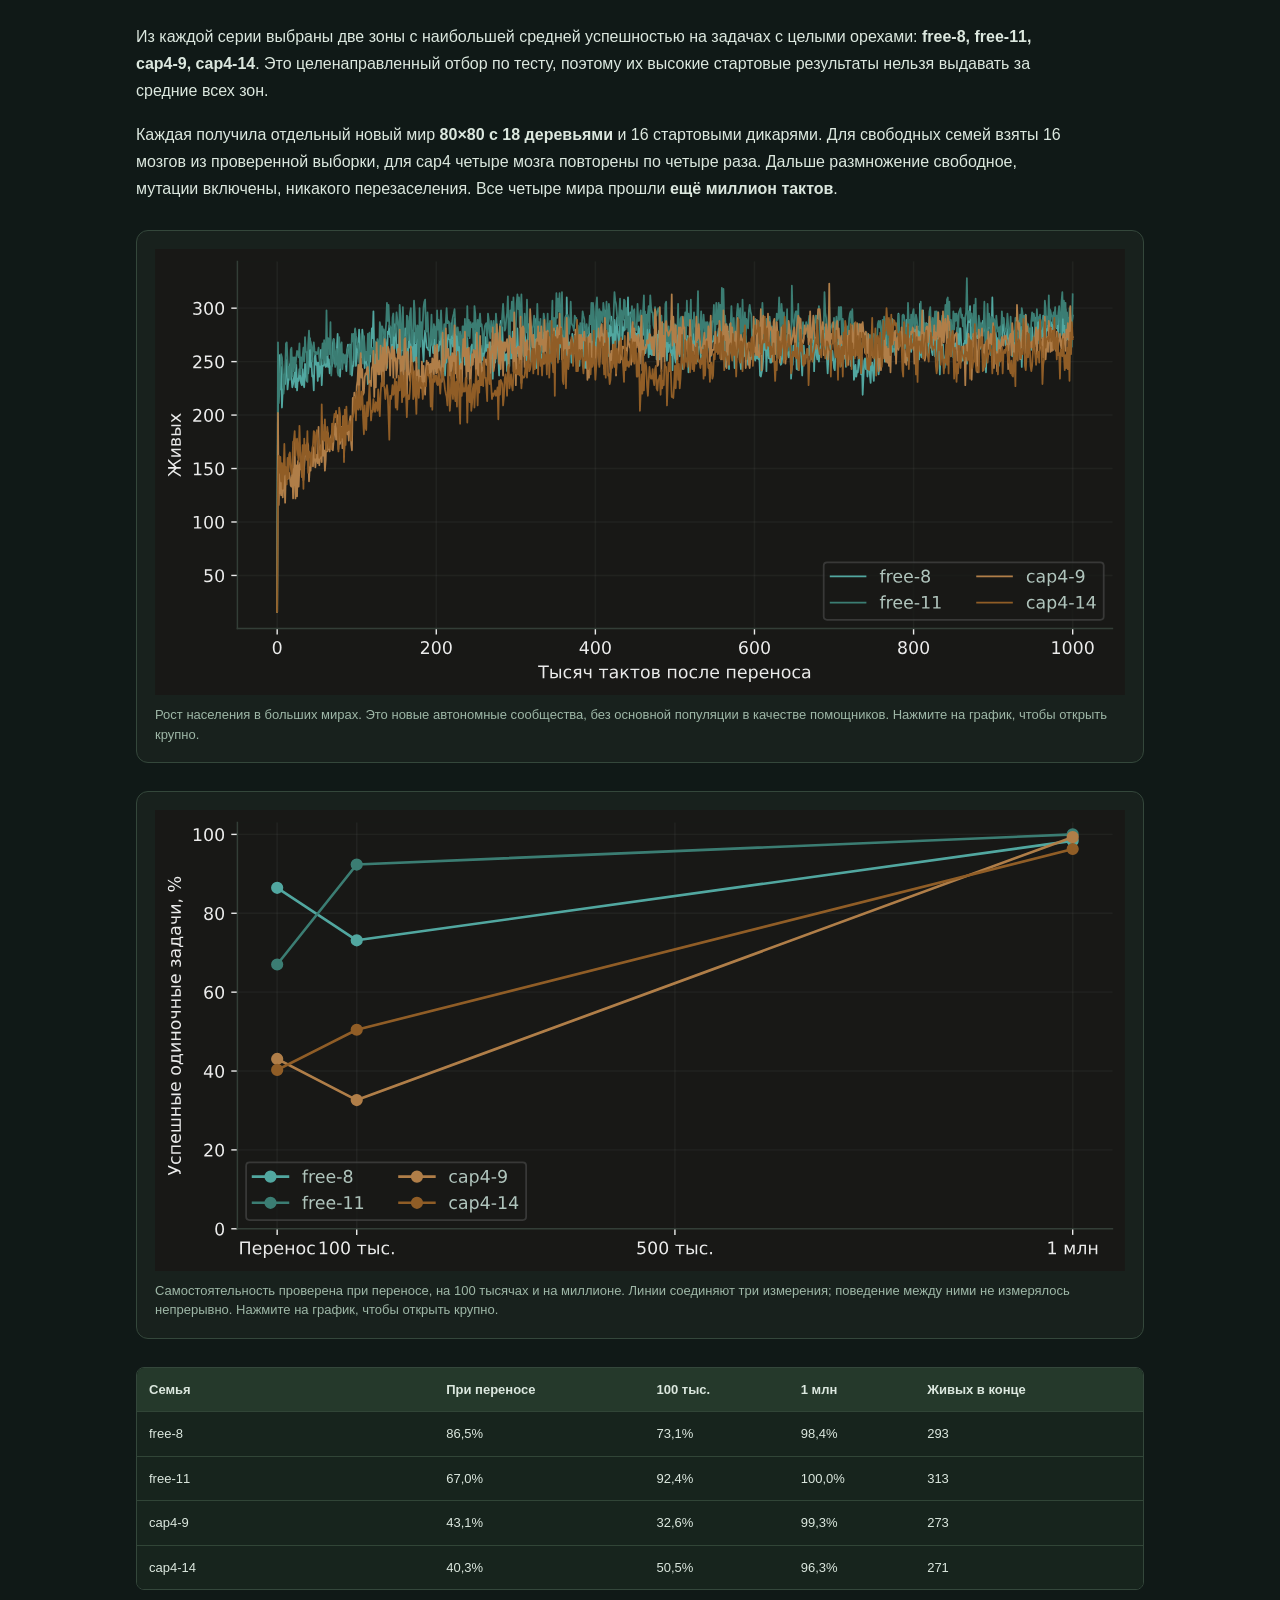
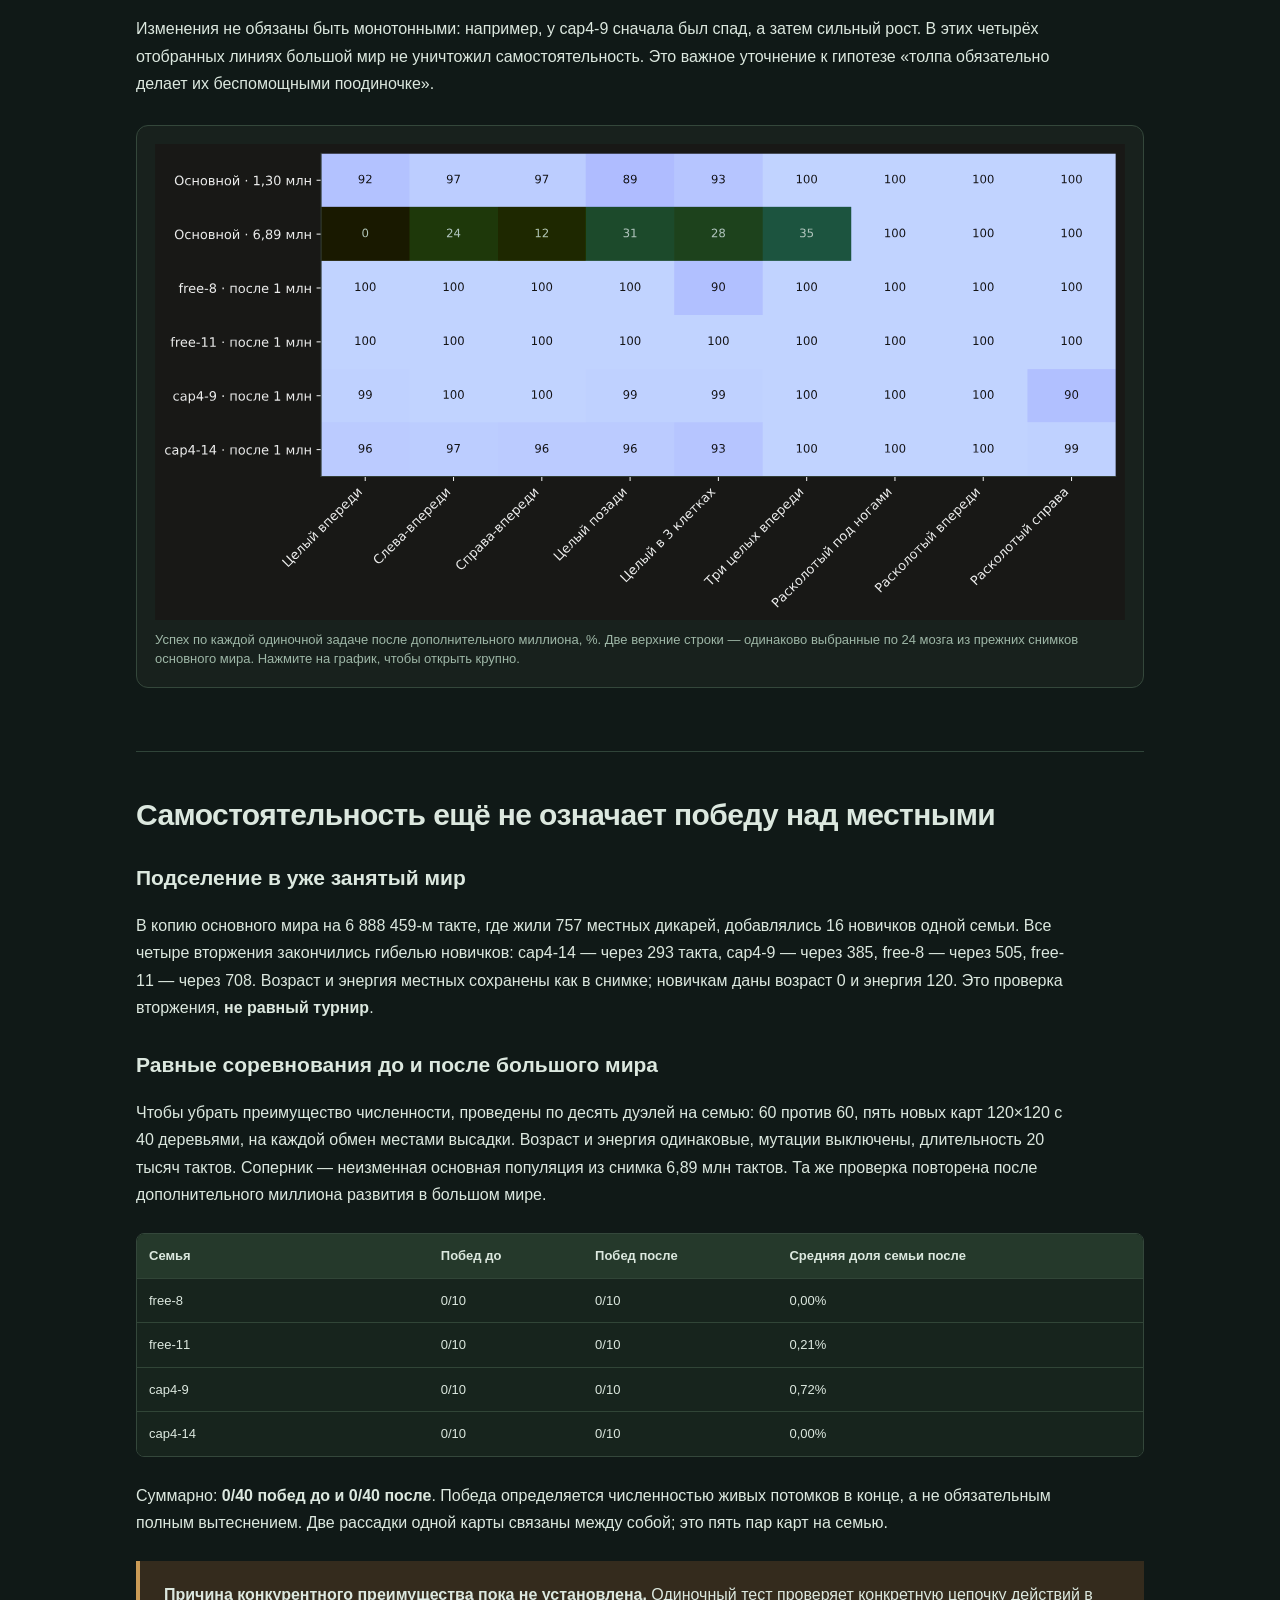
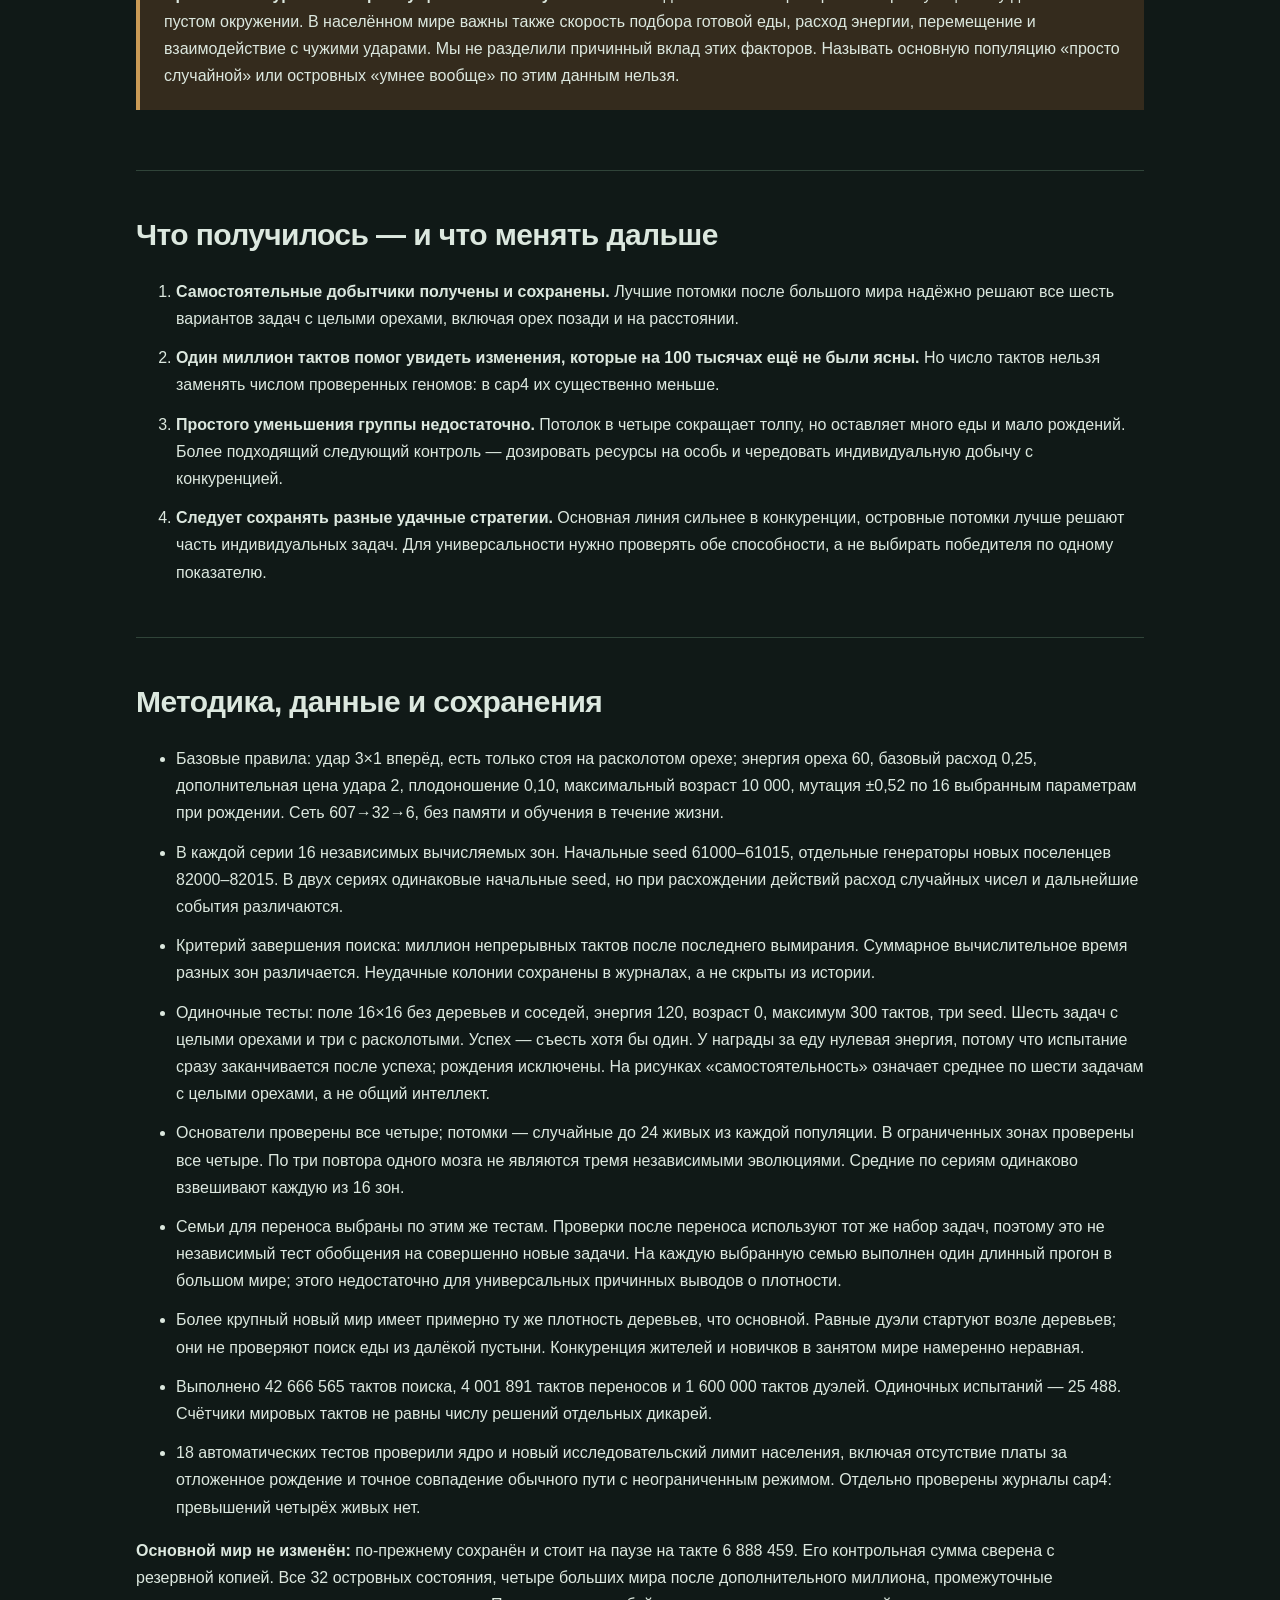
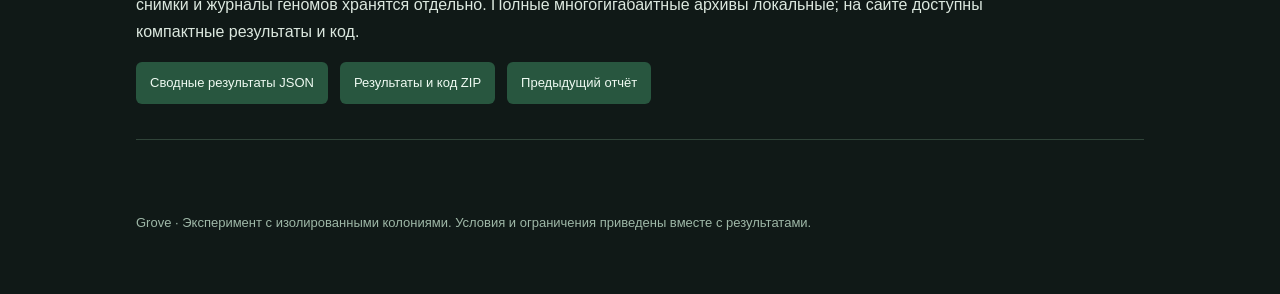
<file: islands/index.html>
<!doctype html><html lang="ru"><head><script>try{document.documentElement.dataset.theme=localStorage.getItem("grove-report-theme")==="light"?"light":"dark"}catch(e){document.documentElement.dataset.theme="dark"}</script><meta charset="utf-8"><meta name="viewport" content="width=device-width,initial-scale=1"><title>Grove — 16 островов и самостоятельная добыча еды</title><meta name="description" content="32 зоны, 857 вымерших колоний, миллион тактов и 80 соревнований"><style>*{box-sizing:border-box}html{scroll-behavior:smooth;scroll-padding-top:75px}body{margin:0;background:#f3f5ef;color:#263b34;font:16px/1.7 -apple-system,BlinkMacSystemFont,"Segoe UI",sans-serif}header,main,footer{max-width:1060px;margin:auto;padding:36px 26px}header{padding-top:62px;padding-bottom:30px}.eyebrow{font:11px/1.5 ui-monospace,monospace;letter-spacing:1.5px;color:#5a7468}h1{font-size:clamp(32px,5.5vw,62px);line-height:1.12;letter-spacing:-1.8px;margin:22px 0}h1 em{font-style:normal;color:#197c69}.lead{font-size:19px;max-width:830px;color:#53695e}.badges{display:flex;gap:8px;flex-wrap:wrap}.badges span{background:#e2eadd;padding:5px 11px;font-size:12px;border-radius:5px}nav{position:sticky;top:0;z-index:5;background:#173f32;display:flex;justify-content:center;gap:8px;padding:10px;overflow-x:auto;white-space:nowrap}nav a{color:#edf3e9;text-decoration:none;padding:5px 12px;font-size:13px}section{padding:20px 0 35px;border-bottom:1px solid #ccd8cc}h2{font-size:30px;line-height:1.25;letter-spacing:-.6px}h3{font-size:21px;line-height:1.3;margin-top:30px}p{max-width:930px}a{color:#087c69}figure{margin:28px 0;background:#fafbf8;border:1px solid #d9e1d6;border-radius:12px;padding:18px}figure img{width:100%;display:block}figcaption{font-size:13px;color:#617366;margin-top:10px;line-height:1.5}.cards{display:grid;grid-template-columns:repeat(3,1fr);gap:12px;margin:25px 0}.cards article{background:#e6eee2;border:1px solid #cbdcc8;padding:22px;border-radius:10px}.cards b{font-size:39px;line-height:1.2;color:#15725e;display:block}.cards span{display:block;font-size:13px;margin-top:8px}.callout{border-left:4px solid #1a8b6e;background:#e4ede1;padding:20px 24px;margin:25px 0}.warn{border-color:#b8772e;background:#f3e9d9}.scroll{overflow:auto;margin:25px 0;border:1px solid #d6dfd2;border-radius:8px}table{width:100%;border-collapse:collapse;background:#fafbf8;font-size:13px;line-height:1.5}td,th{padding:12px;text-align:left;border-bottom:1px solid #e0e7dc}th{background:#e6eee1;font-weight:600}tr:last-child td{border:0}td:first-child{min-width:160px}details{padding:18px;background:#eaf0e4;margin:20px 0;border-radius:8px}summary{cursor:pointer;font-weight:600}code{font-size:11px;overflow-wrap:anywhere}li{margin:12px 0}.downloads{display:flex;gap:12px;flex-wrap:wrap}.downloads a{background:#173f32;color:#fff;padding:10px 14px;border-radius:6px;text-decoration:none;font-size:13px}footer{font-size:13px;color:#677e6e;padding-bottom:60px}@media(max-width:600px){header,main,footer{padding-left:17px;padding-right:17px}header{padding-top:32px}h1{letter-spacing:-1px}h2{font-size:25px}.lead{font-size:17px}nav{justify-content:flex-start}.cards{grid-template-columns:1fr;gap:8px}.cards article{padding:14px;display:flex;gap:16px;align-items:center}.cards b{font-size:30px;min-width:110px}.cards span{margin:0}figure{padding:5px;margin:22px -8px}figcaption{padding:8px;font-size:12px}.callout{padding:15px}td,th{padding:9px}body{font-size:15px}ul,ol{padding-left:22px}}@media print{nav{position:static}.downloads{display:none}details{display:block}section{break-inside:auto}figure{break-inside:avoid}}</style><link rel="stylesheet" href="../assets/theme.css"><script src="../assets/theme.js" defer></script></head><body><header><div class="eyebrow">GROVE / ПОЛЕВОЙ ОТЧЁТ 03 · 10 НОЯБРЯ 2026</div><h1>Самостоятельных нашли.<br><em>Чемпионами толпы они не стали.</em></h1><p class="lead">Четыре случайных дикаря, три дерева, 16 изолированных зон. Автоматическое заселение после вымирания, миллион непрерывных тактов и проверка в больших мирах.</p><div class="badges"><span>32 зоны в двух сериях</span><span>857 вымерших колоний</span><span>80 равных дуэлей</span></div><p><a href="../">← Предыдущий отчёт: 1,3 против 6,9 млн тактов</a></p></header>
<nav><a href="#result">Результат</a><a href="#islands">Зоны</a><a href="#large">Большие миры</a><a href="#competition">Конкуренция</a><a href="#method">Методика</a></nav><main>
<section id="result"><h2>Эксперимент доведён до длинных прогонов</h2><div class="cards"><article><b>32 / 32</b><span>зоны нашли колонию, прожившую миллион без перезапуска</span></article><article><b>100,0%</b><span>лучший итог самостоятельной добычи целых орехов</span></article><article><b>0 / 40</b><span>побед над основной популяцией после дополнительного миллиона</span></article></div>
<p>Удалось получить потомков, которые надёжно выполняют цепочку <strong>найти целый орех → расколоть → встать на клетку → съесть</strong> без других дикарей. Но основная популяция на 6,89 млн тактов по-прежнему выигрывает соревнование за ресурсы. Эти свойства не совпадают.</p><div class="callout"><strong>Главный результат:</strong> самостоятельную добычу еды можно вырастить с теми же 32 скрытыми нейронами. Ограничение населения до четырёх само по себе не оказалось хорошим способом ускорить её появление. А большой мир в этих прогонах улучшил самостоятельность выбранных семей.</div></section>
<section id="islands"><h2>Твой опыт — и отдельный контроль</h2><p><strong>Серия free:</strong> 16 независимых миров 32×32, в каждом три дерева и четыре случайных основателя. Размножение свободное. <strong>Серия cap4:</strong> ещё 16 миров с теми же начальными seed, но не более четырёх живых одновременно. Это отдельное изменение условий, а не скрытое ограничение первой серии.</p><p>Вымерла вся зона — немедленно добавляются четыре новых случайных мозга на случайные свободные клетки. Деревья, оставшиеся орехи и ход генератора случайных чисел мира сохраняются. Между зонами нет миграции, обмена пищей или генами. Мозаика 4×4 эквивалентна 16 отдельным аренам, а не одному связанному полю 128×128.</p>
<figure><a href="figures/mosaic-free.svg" target="_blank"><img src="figures/mosaic-free.svg" alt="Свободная серия после миллиона непрерывных тактов каждой успешной колонии. Кресты — деревья, точки — дикари. Номера зон в изображении начинаются с 1; имена файлов free-0…free-15 — с 0." loading="lazy"></a><figcaption>Свободная серия после миллиона непрерывных тактов каждой успешной колонии. Кресты — деревья, точки — дикари. Номера зон в изображении начинаются с 1; имена файлов free-0…free-15 — с 0. Нажмите на график, чтобы открыть крупно.</figcaption></figure>
<details><summary>Показать 16 зон с потолком в четыре жителя</summary><figure><a href="figures/mosaic-cap4.svg" target="_blank"><img src="figures/mosaic-cap4.svg" alt="Контроль cap4. Популяция действительно не превышала четырёх; это проверено по журналам." loading="lazy"></a><figcaption>Контроль cap4. Популяция действительно не превышала четырёх; это проверено по журналам. Нажмите на график, чтобы открыть крупно.</figcaption></figure></details>
<h3>Миллион отсчитывался заново после каждого вымирания</h3><p>В сумме потребовалось <strong>889 заселений</strong>: 32 успешных и 857 закончившихся вымиранием. Свободная серия пережила 240 неудачных колоний, ограниченная — 617. Всего на поиск и развитие ушло <strong>42 666 565</strong> мировых тактов. Самая долго жившая неудачная колония вымерла после <strong>974 013</strong> тактов. Поэтому даже 100 тысяч тактов выживания не были надёжной гарантией.</p>
<figure><a href="figures/restarts.svg" target="_blank"><img src="figures/restarts.svg" alt="Число неудачных колоний до той, которая прожила миллион. Заселение случайными мозгами выполнялось автоматически, без отбора удачных попыток вручную." loading="lazy"></a><figcaption>Число неудачных колоний до той, которая прожила миллион. Заселение случайными мозгами выполнялось автоматически, без отбора удачных попыток вручную. Нажмите на график, чтобы открыть крупно.</figcaption></figure>
<h3>Случайный удачный старт или эволюция?</h3><p>По журналу геномов восстановлены четыре основателя последней успешной колонии каждой зоны. Они получили те же задачи, что и потомки через миллион. Это именно основатели успешных колоний: результаты всех отсеянных случайных мозгов в эту среднюю не входят.</p>
<figure><a href="figures/learning.svg" target="_blank"><img src="figures/learning.svg" alt="Тонкая линия — одна зона; толстая — среднее по 16 зонам. В свободных зонах проверялись до 24 случайных потомков, в cap4 — все четыре." loading="lazy"></a><figcaption>Тонкая линия — одна зона; толстая — среднее по 16 зонам. В свободных зонах проверялись до 24 случайных потомков, в cap4 — все четыре. Нажмите на график, чтобы открыть крупно.</figcaption></figure>
<div class="scroll"><table><thead><tr><th>Серия</th><th>Основатели: целые орехи</th><th>Потомки: целые орехи</th><th>Старшее поколение, среднее</th><th>Рождений за успешный миллион, среднее</th></tr></thead><tbody>
<tr><td>Свободная</td><td>17,0%</td><td>37,8%</td><td>1 261</td><td>54 116</td></tr>
<tr><td>Максимум 4</td><td>18,8%</td><td>24,4%</td><td>198</td><td>852</td></tr>
</tbody></table></div>
<p>У свободной серии прирост среднего результата около 21 процентного пункта, у cap4 — около 6. Однако это <strong>не сравнение при одинаковом количестве поколений или мутаций</strong>. В малой группе резко меньше рождений и возможностей проверить новые мозги.</p><p>Кроме того, четыре жителя при трёх деревьях не обязательно живут сурово: еды на особь может быть много. Когда все четыре места заняты, рождение откладывается без расхода энергии. Это устраняет возможность большой толпы, но одновременно меняет отбор и ослабляет соревнование за еду. Четыре существа всё ещё могут пользоваться орехами, расколотыми друг другом.</p>
<details><summary>Все 32 зоны: попытки, поколения и навыки</summary><div class="scroll"><table><thead><tr><th>Зона</th><th>Вымираний</th><th>Живых</th><th>Поколение</th><th>Основатели</th><th>Потомки</th></tr></thead><tbody><tr><td>free-0</td><td>0</td><td>41</td><td>1147</td><td>23,6%</td><td>15,5%</td></tr><tr><td>free-1</td><td>36</td><td>36</td><td>1275</td><td>19,4%</td><td>58,6%</td></tr><tr><td>free-2</td><td>6</td><td>41</td><td>1280</td><td>13,9%</td><td>31,7%</td></tr><tr><td>free-3</td><td>34</td><td>32</td><td>1337</td><td>18,1%</td><td>7,4%</td></tr><tr><td>free-4</td><td>3</td><td>43</td><td>1251</td><td>15,3%</td><td>17,1%</td></tr><tr><td>free-5</td><td>16</td><td>38</td><td>1443</td><td>20,8%</td><td>43,3%</td></tr><tr><td>free-6</td><td>56</td><td>32</td><td>1274</td><td>8,3%</td><td>28,5%</td></tr><tr><td>free-7</td><td>6</td><td>43</td><td>1236</td><td>20,8%</td><td>44,7%</td></tr><tr><td>free-8</td><td>5</td><td>34</td><td>1208</td><td>13,9%</td><td>86,6%</td></tr><tr><td>free-9</td><td>29</td><td>38</td><td>1455</td><td>11,1%</td><td>37,7%</td></tr><tr><td>free-10</td><td>6</td><td>40</td><td>1268</td><td>19,4%</td><td>27,8%</td></tr><tr><td>free-11</td><td>8</td><td>49</td><td>1264</td><td>18,1%</td><td>66,4%</td></tr><tr><td>free-12</td><td>0</td><td>44</td><td>1081</td><td>16,7%</td><td>36,8%</td></tr><tr><td>free-13</td><td>1</td><td>42</td><td>1299</td><td>18,1%</td><td>48,4%</td></tr><tr><td>free-14</td><td>14</td><td>60</td><td>1147</td><td>13,9%</td><td>38,4%</td></tr><tr><td>free-15</td><td>20</td><td>42</td><td>1212</td><td>20,8%</td><td>15,3%</td></tr><tr><td>cap4-0</td><td>41</td><td>4</td><td>186</td><td>27,8%</td><td>22,2%</td></tr><tr><td>cap4-1</td><td>43</td><td>4</td><td>270</td><td>18,1%</td><td>22,2%</td></tr><tr><td>cap4-2</td><td>23</td><td>4</td><td>216</td><td>20,8%</td><td>16,7%</td></tr><tr><td>cap4-3</td><td>40</td><td>4</td><td>211</td><td>18,1%</td><td>23,6%</td></tr><tr><td>cap4-4</td><td>69</td><td>4</td><td>186</td><td>20,8%</td><td>19,4%</td></tr><tr><td>cap4-5</td><td>103</td><td>4</td><td>186</td><td>6,9%</td><td>16,7%</td></tr><tr><td>cap4-6</td><td>144</td><td>4</td><td>201</td><td>13,9%</td><td>5,6%</td></tr><tr><td>cap4-7</td><td>7</td><td>4</td><td>182</td><td>16,7%</td><td>31,9%</td></tr><tr><td>cap4-8</td><td>36</td><td>4</td><td>175</td><td>30,6%</td><td>26,4%</td></tr><tr><td>cap4-9</td><td>35</td><td>4</td><td>203</td><td>16,7%</td><td>43,1%</td></tr><tr><td>cap4-10</td><td>9</td><td>4</td><td>217</td><td>18,1%</td><td>25,0%</td></tr><tr><td>cap4-11</td><td>44</td><td>4</td><td>168</td><td>11,1%</td><td>33,3%</td></tr><tr><td>cap4-12</td><td>3</td><td>4</td><td>176</td><td>15,3%</td><td>19,4%</td></tr><tr><td>cap4-13</td><td>1</td><td>4</td><td>220</td><td>18,1%</td><td>29,2%</td></tr><tr><td>cap4-14</td><td>7</td><td>4</td><td>180</td><td>23,6%</td><td>40,3%</td></tr><tr><td>cap4-15</td><td>12</td><td>4</td><td>195</td><td>25,0%</td><td>15,3%</td></tr></tbody></table></div></details></section>
<section id="large"><h2>Ещё миллион тактов в большом мире</h2><p>Из каждой серии выбраны две зоны с наибольшей средней успешностью на задачах с целыми орехами: <strong>free-8, free-11, cap4-9, cap4-14</strong>. Это целенаправленный отбор по тесту, поэтому их высокие стартовые результаты нельзя выдавать за средние всех зон.</p><p>Каждая получила отдельный новый мир <strong>80×80 с 18 деревьями</strong> и 16 стартовыми дикарями. Для свободных семей взяты 16 мозгов из проверенной выборки, для cap4 четыре мозга повторены по четыре раза. Дальше размножение свободное, мутации включены, никакого перезаселения. Все четыре мира прошли <strong>ещё миллион тактов</strong>.</p>
<figure><a href="figures/large-population.svg" target="_blank"><img src="figures/large-population.svg" alt="Рост населения в больших мирах. Это новые автономные сообщества, без основной популяции в качестве помощников." loading="lazy"></a><figcaption>Рост населения в больших мирах. Это новые автономные сообщества, без основной популяции в качестве помощников. Нажмите на график, чтобы открыть крупно.</figcaption></figure>
<figure><a href="figures/large-learning.svg" target="_blank"><img src="figures/large-learning.svg" alt="Самостоятельность проверена при переносе, на 100 тысячах и на миллионе. Линии соединяют три измерения; поведение между ними не измерялось непрерывно." loading="lazy"></a><figcaption>Самостоятельность проверена при переносе, на 100 тысячах и на миллионе. Линии соединяют три измерения; поведение между ними не измерялось непрерывно. Нажмите на график, чтобы открыть крупно.</figcaption></figure>
<div class="scroll"><table><thead><tr><th>Семья</th><th>При переносе</th><th>100 тыс.</th><th>1 млн</th><th>Живых в конце</th></tr></thead><tbody><tr><td>free-8</td><td>86,5%</td><td>73,1%</td><td>98,4%</td><td>293</td></tr><tr><td>free-11</td><td>67,0%</td><td>92,4%</td><td>100,0%</td><td>313</td></tr><tr><td>cap4-9</td><td>43,1%</td><td>32,6%</td><td>99,3%</td><td>273</td></tr><tr><td>cap4-14</td><td>40,3%</td><td>50,5%</td><td>96,3%</td><td>271</td></tr></tbody></table></div>
<p>Изменения не обязаны быть монотонными: например, у cap4-9 сначала был спад, а затем сильный рост. В этих четырёх отобранных линиях большой мир не уничтожил самостоятельность. Это важное уточнение к гипотезе «толпа обязательно делает их беспомощными поодиночке».</p>
<figure><a href="figures/skills.svg" target="_blank"><img src="figures/skills.svg" alt="Успех по каждой одиночной задаче после дополнительного миллиона, %. Две верхние строки — одинаково выбранные по 24 мозга из прежних снимков основного мира." loading="lazy"></a><figcaption>Успех по каждой одиночной задаче после дополнительного миллиона, %. Две верхние строки — одинаково выбранные по 24 мозга из прежних снимков основного мира. Нажмите на график, чтобы открыть крупно.</figcaption></figure></section>
<section id="competition"><h2>Самостоятельность ещё не означает победу над местными</h2><h3>Подселение в уже занятый мир</h3><p>В копию основного мира на 6 888 459-м такте, где жили 757 местных дикарей, добавлялись 16 новичков одной семьи. Все четыре вторжения закончились гибелью новичков: cap4-14 — через 293 такта, cap4-9 — через 385, free-8 — через 505, free-11 — через 708. Возраст и энергия местных сохранены как в снимке; новичкам даны возраст 0 и энергия 120. Это проверка вторжения, <strong>не равный турнир</strong>.</p><h3>Равные соревнования до и после большого мира</h3><p>Чтобы убрать преимущество численности, проведены по десять дуэлей на семью: 60 против 60, пять новых карт 120×120 с 40 деревьями, на каждой обмен местами высадки. Возраст и энергия одинаковые, мутации выключены, длительность 20 тысяч тактов. Соперник — неизменная основная популяция из снимка 6,89 млн тактов. Та же проверка повторена после дополнительного миллиона развития в большом мире.</p>
<div class="scroll"><table><thead><tr><th>Семья</th><th>Побед до</th><th>Побед после</th><th>Средняя доля семьи после</th></tr></thead><tbody><tr><td>free-8</td><td>0/10</td><td>0/10</td><td>0,00%</td></tr><tr><td>free-11</td><td>0/10</td><td>0/10</td><td>0,21%</td></tr><tr><td>cap4-9</td><td>0/10</td><td>0/10</td><td>0,72%</td></tr><tr><td>cap4-14</td><td>0/10</td><td>0/10</td><td>0,00%</td></tr></tbody></table></div>
<p>Суммарно: <strong>0/40 побед до и 0/40 после</strong>. Победа определяется численностью живых потомков в конце, а не обязательным полным вытеснением. Две рассадки одной карты связаны между собой; это пять пар карт на семью.</p><div class="callout warn"><strong>Причина конкурентного преимущества пока не установлена.</strong> Одиночный тест проверяет конкретную цепочку действий в пустом окружении. В населённом мире важны также скорость подбора готовой еды, расход энергии, перемещение и взаимодействие с чужими ударами. Мы не разделили причинный вклад этих факторов. Называть основную популяцию «просто случайной» или островных «умнее вообще» по этим данным нельзя.</div></section>
<section><h2>Что получилось — и что менять дальше</h2><ol><li><strong>Самостоятельные добытчики получены и сохранены.</strong> Лучшие потомки после большого мира надёжно решают все шесть вариантов задач с целыми орехами, включая орех позади и на расстоянии.</li><li><strong>Один миллион тактов помог увидеть изменения, которые на 100 тысячах ещё не были ясны.</strong> Но число тактов нельзя заменять числом проверенных геномов: в cap4 их существенно меньше.</li><li><strong>Простого уменьшения группы недостаточно.</strong> Потолок в четыре сокращает толпу, но оставляет много еды и мало рождений. Более подходящий следующий контроль — дозировать ресурсы на особь и чередовать индивидуальную добычу с конкуренцией.</li><li><strong>Следует сохранять разные удачные стратегии.</strong> Основная линия сильнее в конкуренции, островные потомки лучше решают часть индивидуальных задач. Для универсальности нужно проверять обе способности, а не выбирать победителя по одному показателю.</li></ol></section>
<section id="method"><h2>Методика, данные и сохранения</h2><ul><li>Базовые правила: удар 3×1 вперёд, есть только стоя на расколотом орехе; энергия ореха 60, базовый расход 0,25, дополнительная цена удара 2, плодоношение 0,10, максимальный возраст 10 000, мутация ±0,52 по 16 выбранным параметрам при рождении. Сеть 607→32→6, без памяти и обучения в течение жизни.</li><li>В каждой серии 16 независимых вычисляемых зон. Начальные seed 61000–61015, отдельные генераторы новых поселенцев 82000–82015. В двух сериях одинаковые начальные seed, но при расхождении действий расход случайных чисел и дальнейшие события различаются.</li><li>Критерий завершения поиска: миллион непрерывных тактов после последнего вымирания. Суммарное вычислительное время разных зон различается. Неудачные колонии сохранены в журналах, а не скрыты из истории.</li><li>Одиночные тесты: поле 16×16 без деревьев и соседей, энергия 120, возраст 0, максимум 300 тактов, три seed. Шесть задач с целыми орехами и три с расколотыми. Успех — съесть хотя бы один. У награды за еду нулевая энергия, потому что испытание сразу заканчивается после успеха; рождения исключены. На рисунках «самостоятельность» означает среднее по шести задачам с целыми орехами, а не общий интеллект.</li><li>Основатели проверены все четыре; потомки — случайные до 24 живых из каждой популяции. В ограниченных зонах проверены все четыре. По три повтора одного мозга не являются тремя независимыми эволюциями. Средние по сериям одинаково взвешивают каждую из 16 зон.</li><li>Семьи для переноса выбраны по этим же тестам. Проверки после переноса используют тот же набор задач, поэтому это не независимый тест обобщения на совершенно новые задачи. На каждую выбранную семью выполнен один длинный прогон в большом мире; этого недостаточно для универсальных причинных выводов о плотности.</li><li>Более крупный новый мир имеет примерно ту же плотность деревьев, что основной. Равные дуэли стартуют возле деревьев; они не проверяют поиск еды из далёкой пустыни. Конкуренция жителей и новичков в занятом мире намеренно неравная.</li><li>Выполнено 42 666 565 тактов поиска, 4 001 891 тактов переносов и 1 600 000 тактов дуэлей. Одиночных испытаний — 25 488. Счётчики мировых тактов не равны числу решений отдельных дикарей.</li><li>18 автоматических тестов проверили ядро и новый исследовательский лимит населения, включая отсутствие платы за отложенное рождение и точное совпадение обычного пути с неограниченным режимом. Отдельно проверены журналы cap4: превышений четырёх живых нет.</li></ul>
<p><strong>Основной мир не изменён:</strong> по-прежнему сохранён и стоит на паузе на такте 6 888 459. Его контрольная сумма сверена с резервной копией. Все 32 островных состояния, четыре больших мира после дополнительного миллиона, промежуточные снимки и журналы геномов хранятся отдельно. Полные многогигабайтные архивы локальные; на сайте доступны компактные результаты и код.</p><div class="downloads"><a href="data.json">Сводные результаты JSON</a><a href="experiment-data.zip">Результаты и код ZIP</a><a href="../">Предыдущий отчёт</a></div></section></main><footer>Grove · Эксперимент с изолированными колониями. Условия и ограничения приведены вместе с результатами.</footer></body></html>
</file>
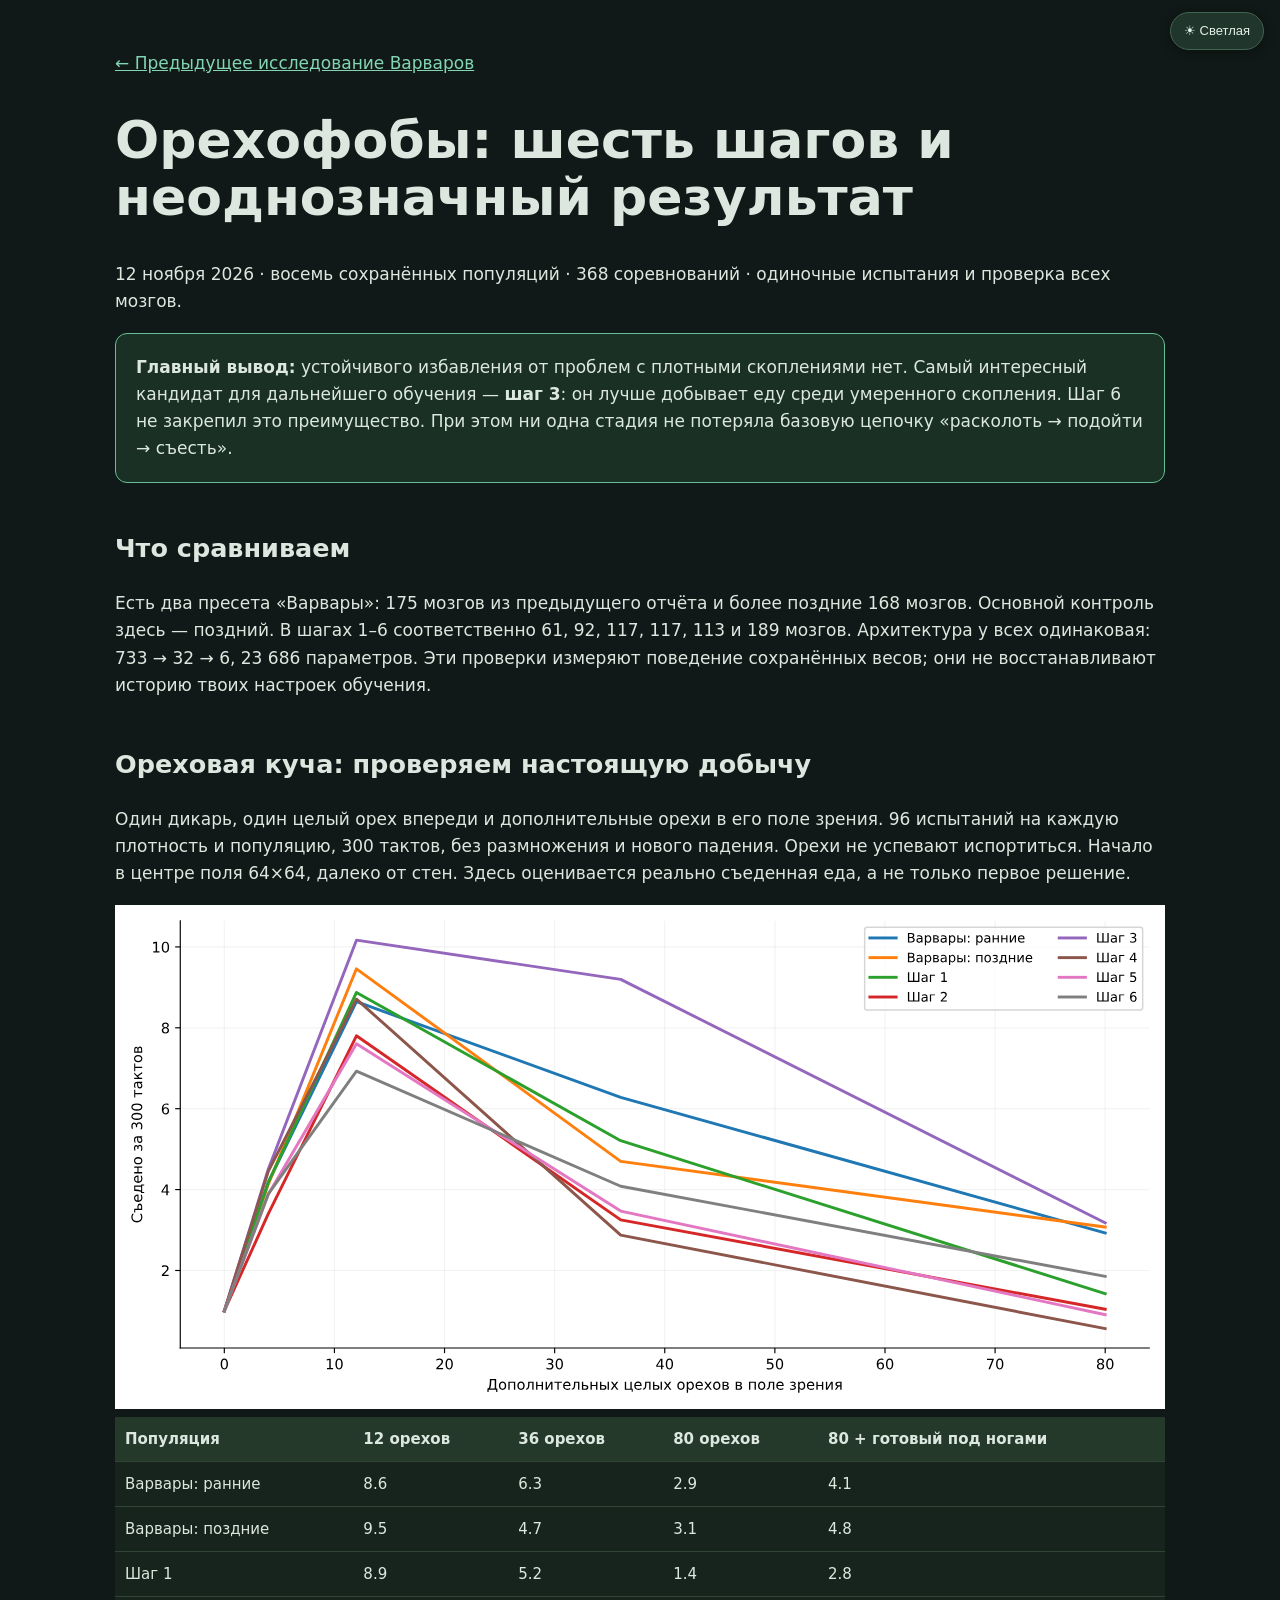
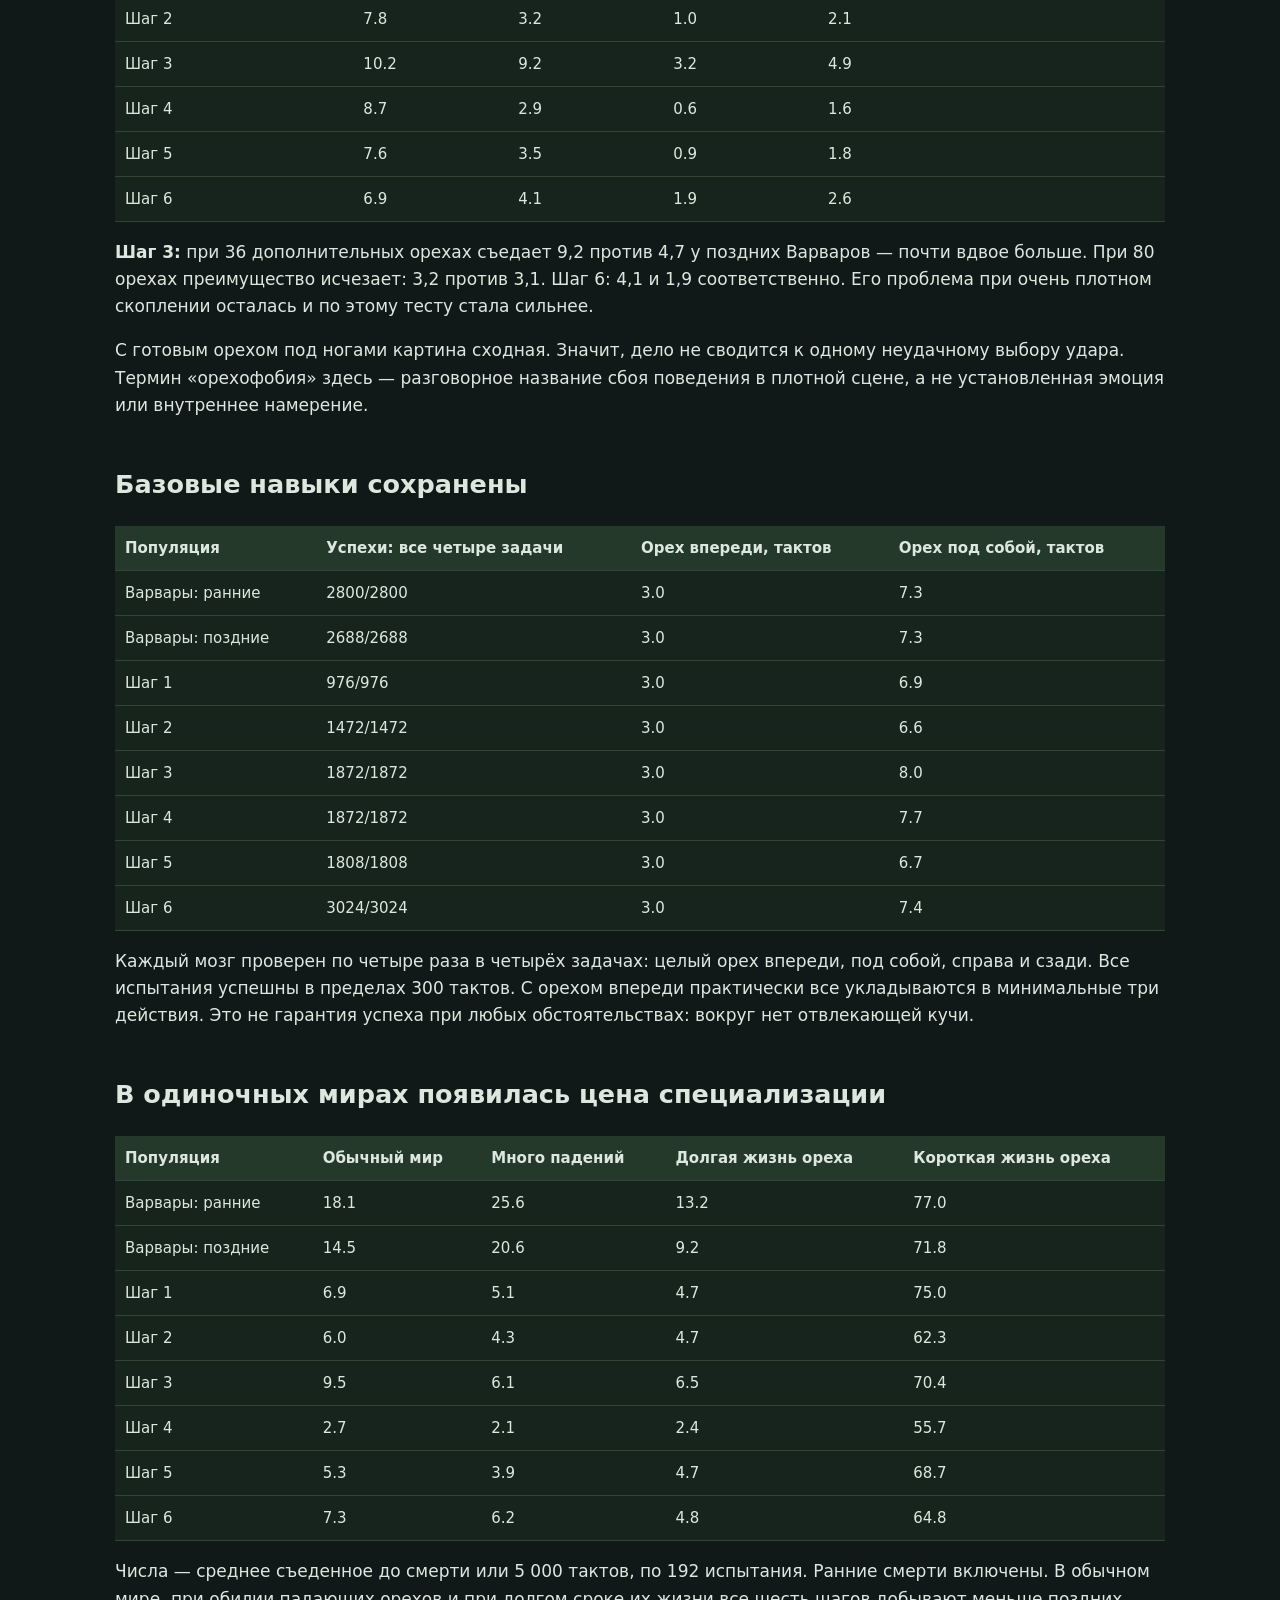
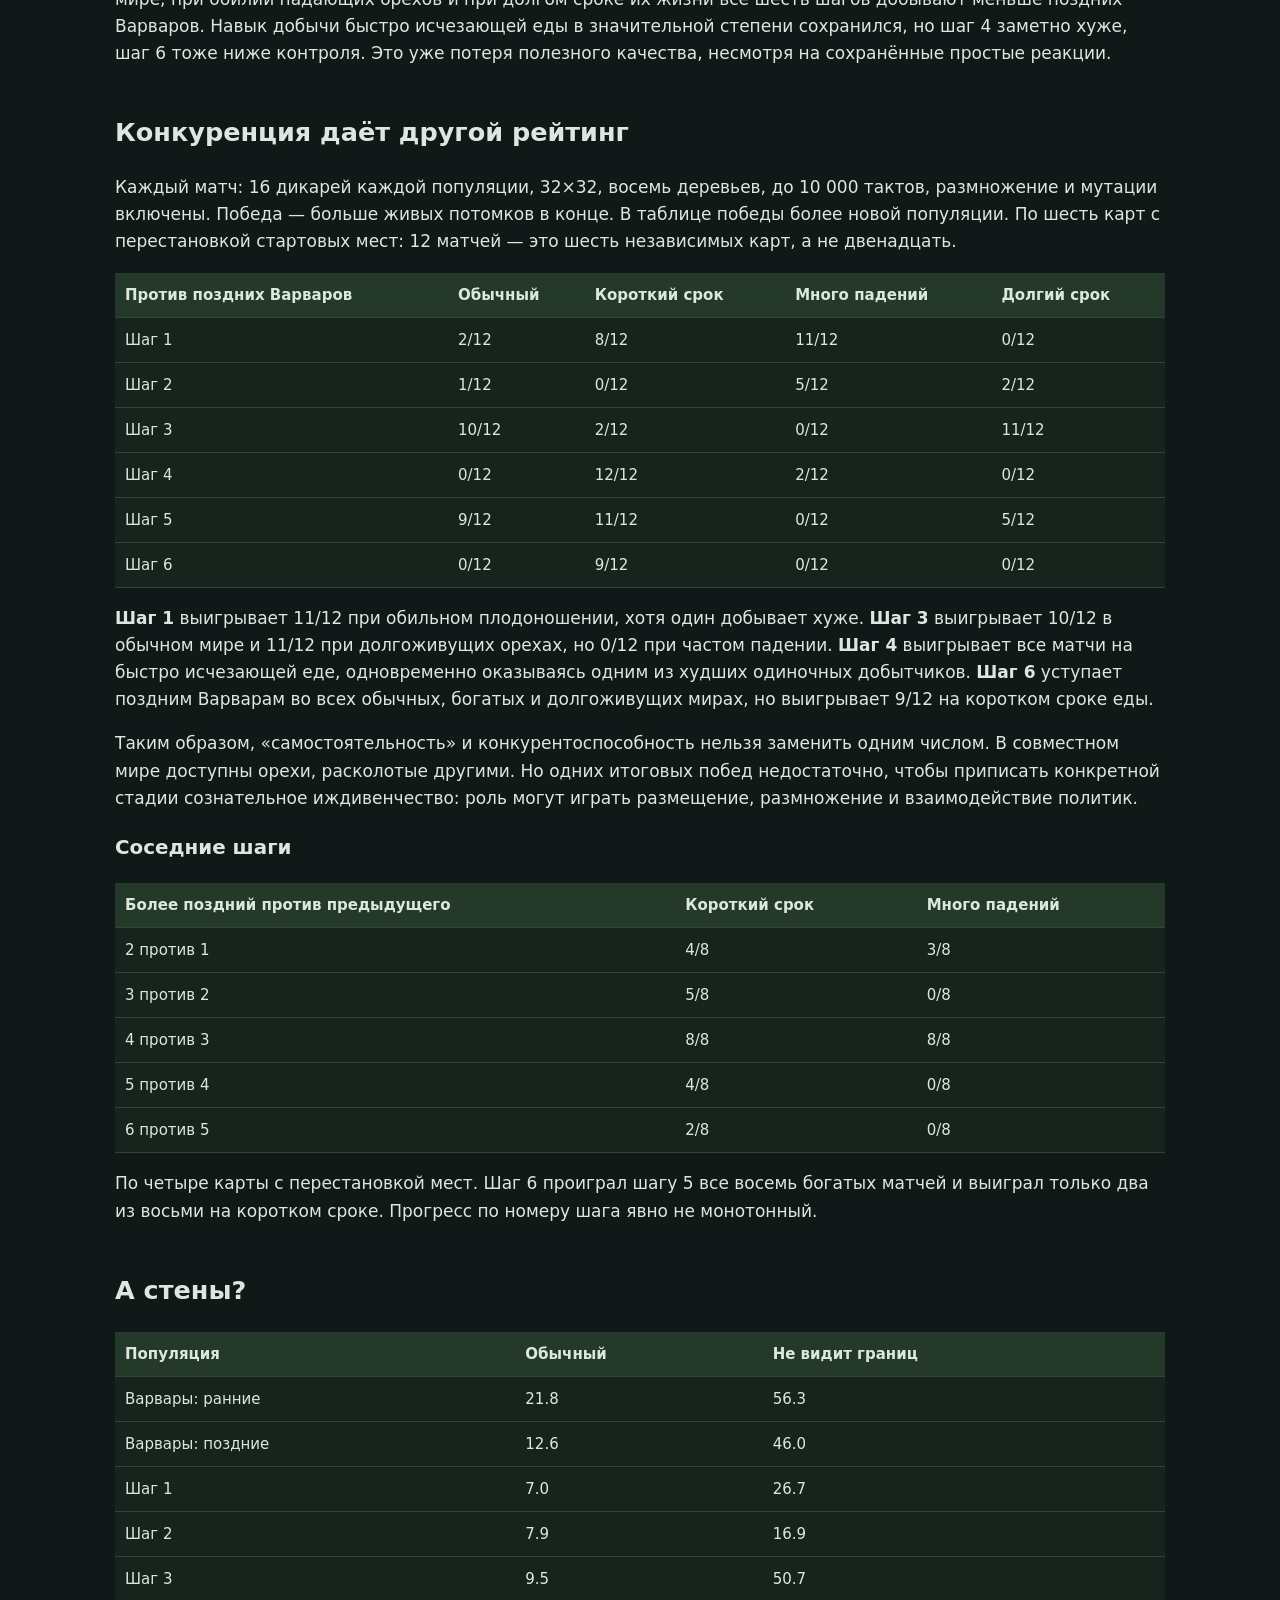
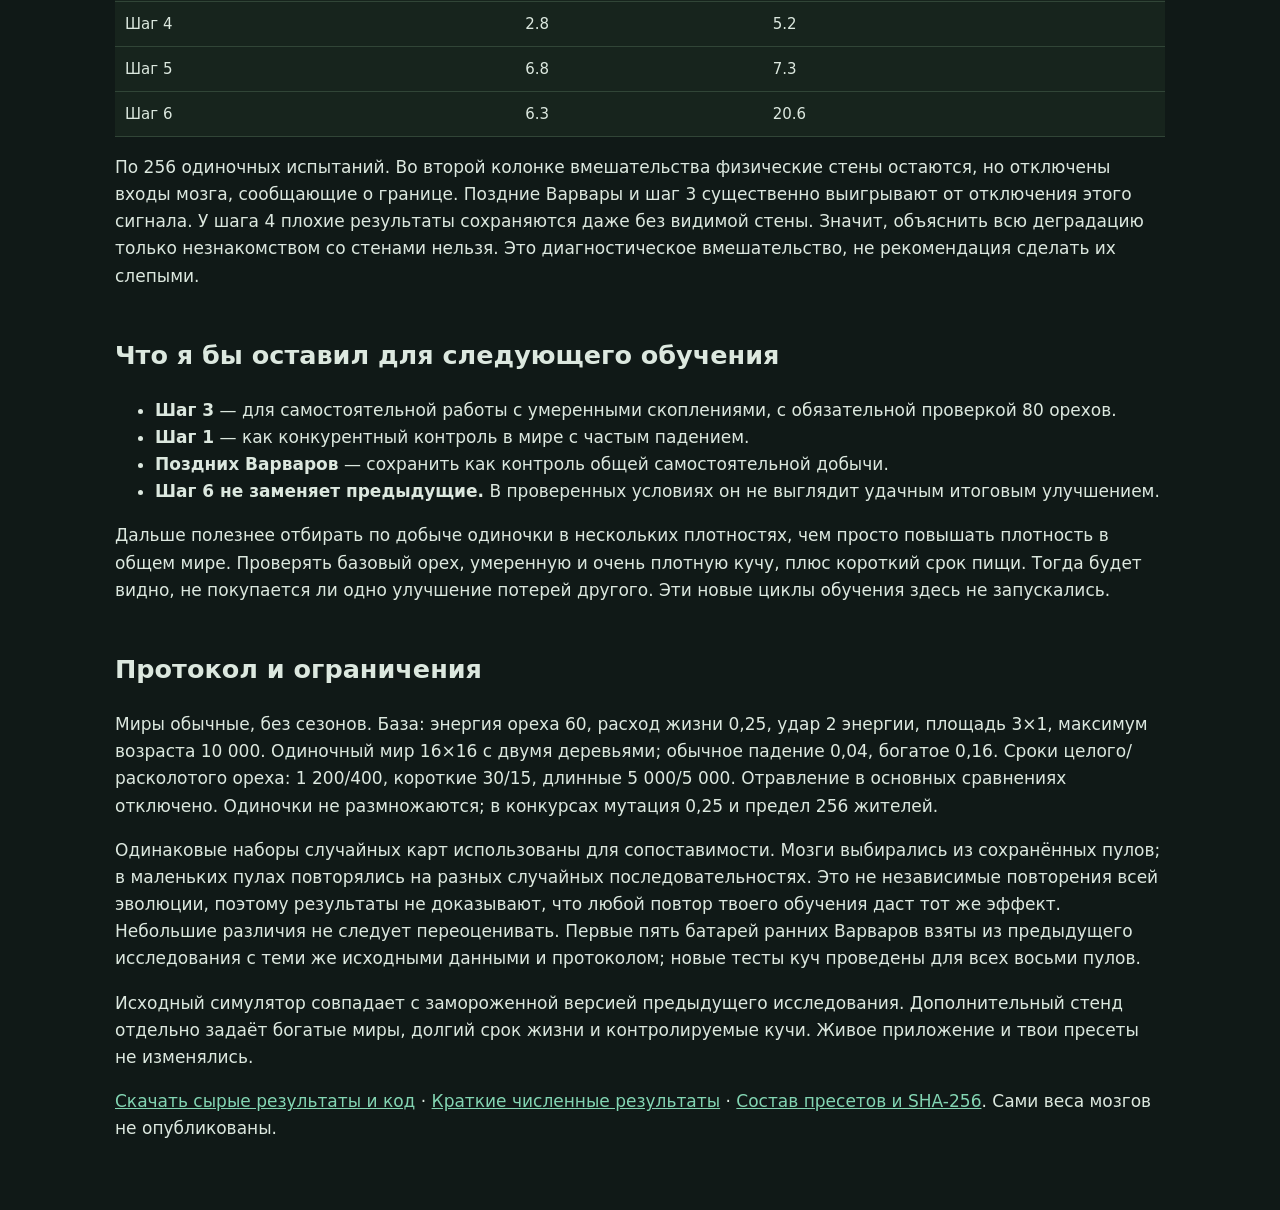
<file: nutphobes/index.html>
<!doctype html><html lang="ru"><meta charset="utf-8"><meta name="viewport" content="width=device-width,initial-scale=1"><title>Орехофобы: шесть шагов</title><script>document.documentElement.dataset.theme=localStorage.getItem('grove-report-theme')||'dark'</script><link rel="stylesheet" href="../assets/theme.css"><script defer src="../assets/theme.js"></script><style>body{font:17px/1.6 system-ui;background:#f7f9f3;color:#182c25;margin:0}main{max-width:1050px;margin:auto;padding:50px 22px}h1{font-size:clamp(30px,5vw,52px);line-height:1.1}h2{margin-top:45px}table{border-collapse:collapse;width:100%;font-size:15px}td,th{padding:10px;text-align:left;border-bottom:1px solid #ccd4cb;white-space:nowrap}.scroll{overflow:auto}img{width:100%}.callout{padding:20px;border:1px solid #91a895;border-radius:12px}a{color:#247953}small{color:#65776d}</style><main><a href="../barbarians/">← Предыдущее исследование Варваров</a><h1>Орехофобы: шесть шагов и неоднозначный результат</h1><p>12 ноября 2026 · восемь сохранённых популяций · 368 соревнований · одиночные испытания и проверка всех мозгов.</p><div class="callout"><b>Главный вывод:</b> устойчивого избавления от проблем с плотными скоплениями нет. Самый интересный кандидат для дальнейшего обучения — <b>шаг 3</b>: он лучше добывает еду среди умеренного скопления. Шаг 6 не закрепил это преимущество. При этом ни одна стадия не потеряла базовую цепочку «расколоть → подойти → съесть».</div>
<h2>Что сравниваем</h2><p>Есть два пресета «Варвары»: 175 мозгов из предыдущего отчёта и более поздние 168 мозгов. Основной контроль здесь — поздний. В шагах 1–6 соответственно 61, 92, 117, 117, 113 и 189 мозгов. Архитектура у всех одинаковая: 733 → 32 → 6, 23 686 параметров. Эти проверки измеряют поведение сохранённых весов; они не восстанавливают историю твоих настроек обучения.</p>
<h2>Ореховая куча: проверяем настоящую добычу</h2><p>Один дикарь, один целый орех впереди и дополнительные орехи в его поле зрения. 96 испытаний на каждую плотность и популяцию, 300 тактов, без размножения и нового падения. Орехи не успевают испортиться. Начало в центре поля 64×64, далеко от стен. Здесь оценивается реально съеденная еда, а не только первое решение.</p><img src="patches.svg" alt="Добыча пищи при увеличении количества орехов"><div class="scroll"><table><tr><th>Популяция</th><th>12 орехов</th><th>36 орехов</th><th>80 орехов</th><th>80 + готовый под ногами</th></tr><tr><td>Варвары: ранние</td><td>8.6</td><td>6.3</td><td>2.9</td><td>4.1</td></tr><tr><td>Варвары: поздние</td><td>9.5</td><td>4.7</td><td>3.1</td><td>4.8</td></tr><tr><td>Шаг 1</td><td>8.9</td><td>5.2</td><td>1.4</td><td>2.8</td></tr><tr><td>Шаг 2</td><td>7.8</td><td>3.2</td><td>1.0</td><td>2.1</td></tr><tr><td>Шаг 3</td><td>10.2</td><td>9.2</td><td>3.2</td><td>4.9</td></tr><tr><td>Шаг 4</td><td>8.7</td><td>2.9</td><td>0.6</td><td>1.6</td></tr><tr><td>Шаг 5</td><td>7.6</td><td>3.5</td><td>0.9</td><td>1.8</td></tr><tr><td>Шаг 6</td><td>6.9</td><td>4.1</td><td>1.9</td><td>2.6</td></tr></table></div><p><b>Шаг 3:</b> при 36 дополнительных орехах съедает 9,2 против 4,7 у поздних Варваров — почти вдвое больше. При 80 орехах преимущество исчезает: 3,2 против 3,1. Шаг 6: 4,1 и 1,9 соответственно. Его проблема при очень плотном скоплении осталась и по этому тесту стала сильнее.</p><p>С готовым орехом под ногами картина сходная. Значит, дело не сводится к одному неудачному выбору удара. Термин «орехофобия» здесь — разговорное название сбоя поведения в плотной сцене, а не установленная эмоция или внутреннее намерение.</p>
<h2>Базовые навыки сохранены</h2><div class="scroll"><table><tr><th>Популяция</th><th>Успехи: все четыре задачи</th><th>Орех впереди, тактов</th><th>Орех под собой, тактов</th></tr><tr><td>Варвары: ранние</td><td>2800/2800</td><td>3.0</td><td>7.3</td></tr><tr><td>Варвары: поздние</td><td>2688/2688</td><td>3.0</td><td>7.3</td></tr><tr><td>Шаг 1</td><td>976/976</td><td>3.0</td><td>6.9</td></tr><tr><td>Шаг 2</td><td>1472/1472</td><td>3.0</td><td>6.6</td></tr><tr><td>Шаг 3</td><td>1872/1872</td><td>3.0</td><td>8.0</td></tr><tr><td>Шаг 4</td><td>1872/1872</td><td>3.0</td><td>7.7</td></tr><tr><td>Шаг 5</td><td>1808/1808</td><td>3.0</td><td>6.7</td></tr><tr><td>Шаг 6</td><td>3024/3024</td><td>3.0</td><td>7.4</td></tr></table></div><p>Каждый мозг проверен по четыре раза в четырёх задачах: целый орех впереди, под собой, справа и сзади. Все испытания успешны в пределах 300 тактов. С орехом впереди практически все укладываются в минимальные три действия. Это не гарантия успеха при любых обстоятельствах: вокруг нет отвлекающей кучи.</p>
<h2>В одиночных мирах появилась цена специализации</h2><div class="scroll"><table><tr><th>Популяция</th><th>Обычный мир</th><th>Много падений</th><th>Долгая жизнь ореха</th><th>Короткая жизнь ореха</th></tr><tr><td>Варвары: ранние</td><td>18.1</td><td>25.6</td><td>13.2</td><td>77.0</td></tr><tr><td>Варвары: поздние</td><td>14.5</td><td>20.6</td><td>9.2</td><td>71.8</td></tr><tr><td>Шаг 1</td><td>6.9</td><td>5.1</td><td>4.7</td><td>75.0</td></tr><tr><td>Шаг 2</td><td>6.0</td><td>4.3</td><td>4.7</td><td>62.3</td></tr><tr><td>Шаг 3</td><td>9.5</td><td>6.1</td><td>6.5</td><td>70.4</td></tr><tr><td>Шаг 4</td><td>2.7</td><td>2.1</td><td>2.4</td><td>55.7</td></tr><tr><td>Шаг 5</td><td>5.3</td><td>3.9</td><td>4.7</td><td>68.7</td></tr><tr><td>Шаг 6</td><td>7.3</td><td>6.2</td><td>4.8</td><td>64.8</td></tr></table></div><p>Числа — среднее съеденное до смерти или 5 000 тактов, по 192 испытания. Ранние смерти включены. В обычном мире, при обилии падающих орехов и при долгом сроке их жизни все шесть шагов добывают меньше поздних Варваров. Навык добычи быстро исчезающей еды в значительной степени сохранился, но шаг 4 заметно хуже, шаг 6 тоже ниже контроля. Это уже потеря полезного качества, несмотря на сохранённые простые реакции.</p>
<h2>Конкуренция даёт другой рейтинг</h2><p>Каждый матч: 16 дикарей каждой популяции, 32×32, восемь деревьев, до 10 000 тактов, размножение и мутации включены. Победа — больше живых потомков в конце. В таблице победы более новой популяции. По шесть карт с перестановкой стартовых мест: 12 матчей — это шесть независимых карт, а не двенадцать.</p><div class="scroll"><table><tr><th>Против поздних Варваров</th><th>Обычный</th><th>Короткий срок</th><th>Много падений</th><th>Долгий срок</th></tr><tr><td>Шаг 1</td><td>2/12</td><td>8/12</td><td>11/12</td><td>0/12</td></tr><tr><td>Шаг 2</td><td>1/12</td><td>0/12</td><td>5/12</td><td>2/12</td></tr><tr><td>Шаг 3</td><td>10/12</td><td>2/12</td><td>0/12</td><td>11/12</td></tr><tr><td>Шаг 4</td><td>0/12</td><td>12/12</td><td>2/12</td><td>0/12</td></tr><tr><td>Шаг 5</td><td>9/12</td><td>11/12</td><td>0/12</td><td>5/12</td></tr><tr><td>Шаг 6</td><td>0/12</td><td>9/12</td><td>0/12</td><td>0/12</td></tr></table></div><p><b>Шаг 1</b> выигрывает 11/12 при обильном плодоношении, хотя один добывает хуже. <b>Шаг 3</b> выигрывает 10/12 в обычном мире и 11/12 при долгоживущих орехах, но 0/12 при частом падении. <b>Шаг 4</b> выигрывает все матчи на быстро исчезающей еде, одновременно оказываясь одним из худших одиночных добытчиков. <b>Шаг 6</b> уступает поздним Варварам во всех обычных, богатых и долгоживущих мирах, но выигрывает 9/12 на коротком сроке еды.</p><p>Таким образом, «самостоятельность» и конкурентоспособность нельзя заменить одним числом. В совместном мире доступны орехи, расколотые другими. Но одних итоговых побед недостаточно, чтобы приписать конкретной стадии сознательное иждивенчество: роль могут играть размещение, размножение и взаимодействие политик.</p><h3>Соседние шаги</h3><div class="scroll"><table><tr><th>Более поздний против предыдущего</th><th>Короткий срок</th><th>Много падений</th></tr><tr><td>2 против 1</td><td>4/8</td><td>3/8</td></tr><tr><td>3 против 2</td><td>5/8</td><td>0/8</td></tr><tr><td>4 против 3</td><td>8/8</td><td>8/8</td></tr><tr><td>5 против 4</td><td>4/8</td><td>0/8</td></tr><tr><td>6 против 5</td><td>2/8</td><td>0/8</td></tr></table></div><p>По четыре карты с перестановкой мест. Шаг 6 проиграл шагу 5 все восемь богатых матчей и выиграл только два из восьми на коротком сроке. Прогресс по номеру шага явно не монотонный.</p>
<h2>А стены?</h2><div class="scroll"><table><tr><th>Популяция</th><th>Обычный</th><th>Не видит границ</th></tr><tr><td>Варвары: ранние</td><td>21.8</td><td>56.3</td></tr><tr><td>Варвары: поздние</td><td>12.6</td><td>46.0</td></tr><tr><td>Шаг 1</td><td>7.0</td><td>26.7</td></tr><tr><td>Шаг 2</td><td>7.9</td><td>16.9</td></tr><tr><td>Шаг 3</td><td>9.5</td><td>50.7</td></tr><tr><td>Шаг 4</td><td>2.8</td><td>5.2</td></tr><tr><td>Шаг 5</td><td>6.8</td><td>7.3</td></tr><tr><td>Шаг 6</td><td>6.3</td><td>20.6</td></tr></table></div><p>По 256 одиночных испытаний. Во второй колонке вмешательства физические стены остаются, но отключены входы мозга, сообщающие о границе. Поздние Варвары и шаг 3 существенно выигрывают от отключения этого сигнала. У шага 4 плохие результаты сохраняются даже без видимой стены. Значит, объяснить всю деградацию только незнакомством со стенами нельзя. Это диагностическое вмешательство, не рекомендация сделать их слепыми.</p>
<h2>Что я бы оставил для следующего обучения</h2><ul><li><b>Шаг 3</b> — для самостоятельной работы с умеренными скоплениями, с обязательной проверкой 80 орехов.</li><li><b>Шаг 1</b> — как конкурентный контроль в мире с частым падением.</li><li><b>Поздних Варваров</b> — сохранить как контроль общей самостоятельной добычи.</li><li><b>Шаг 6 не заменяет предыдущие.</b> В проверенных условиях он не выглядит удачным итоговым улучшением.</li></ul><p>Дальше полезнее отбирать по добыче одиночки в нескольких плотностях, чем просто повышать плотность в общем мире. Проверять базовый орех, умеренную и очень плотную кучу, плюс короткий срок пищи. Тогда будет видно, не покупается ли одно улучшение потерей другого. Эти новые циклы обучения здесь не запускались.</p>
<h2>Протокол и ограничения</h2><p>Миры обычные, без сезонов. База: энергия ореха 60, расход жизни 0,25, удар 2 энергии, площадь 3×1, максимум возраста 10 000. Одиночный мир 16×16 с двумя деревьями; обычное падение 0,04, богатое 0,16. Сроки целого/расколотого ореха: 1 200/400, короткие 30/15, длинные 5 000/5 000. Отравление в основных сравнениях отключено. Одиночки не размножаются; в конкурсах мутация 0,25 и предел 256 жителей.</p><p>Одинаковые наборы случайных карт использованы для сопоставимости. Мозги выбирались из сохранённых пулов; в маленьких пулах повторялись на разных случайных последовательностях. Это не независимые повторения всей эволюции, поэтому результаты не доказывают, что любой повтор твоего обучения даст тот же эффект. Небольшие различия не следует переоценивать. Первые пять батарей ранних Варваров взяты из предыдущего исследования с теми же исходными данными и протоколом; новые тесты куч проведены для всех восьми пулов.</p><p>Исходный симулятор совпадает с замороженной версией предыдущего исследования. Дополнительный стенд отдельно задаёт богатые миры, долгий срок жизни и контролируемые кучи. Живое приложение и твои пресеты не изменялись.</p><p><a href="data-and-code.zip">Скачать сырые результаты и код</a> · <a href="analysis.json">Краткие численные результаты</a> · <a href="manifest.json">Состав пресетов и SHA-256</a>. Сами веса мозгов не опубликованы.</p></main></html>
</file>
<file: assets/theme.css>
:root { color-scheme: light; }
:root[data-theme="dark"] { color-scheme: dark; }
.theme-toggle { position:fixed; top:12px; right:16px; z-index:100; display:flex; align-items:center; gap:7px; min-height:38px; padding:7px 13px; border:1px solid #b6cbbc; border-radius:20px; background:#f7faf3; color:#264337; box-shadow:0 2px 12px #0002; font:500 13px/1.4 -apple-system,BlinkMacSystemFont,"Segoe UI",sans-serif; cursor:pointer; }
.theme-toggle:hover { border-color:#389779; }
.theme-toggle:focus-visible { outline:3px solid #51b996; outline-offset:3px; }
body > header { padding-top:72px; }
html { scroll-padding-top:75px; }
nav { padding-right:130px; }
:root[data-theme="dark"] body { background:#101917; color:#dce8df; }
:root[data-theme="dark"] .theme-toggle { background:#20352c; color:#e2f0e5; border-color:#436352; box-shadow:0 2px 12px #0005; }
:root[data-theme="dark"] h1 em, :root[data-theme="dark"] a { color:#83d5b3; }
:root[data-theme="dark"] .lead { color:#b0c4b7; }
:root[data-theme="dark"] .eyebrow, :root[data-theme="dark"] figcaption, :root[data-theme="dark"] .muted, :root[data-theme="dark"] footer, :root[data-theme="dark"] td small { color:#9eb7a7; }
:root[data-theme="dark"] section { border-color:#304439; }
:root[data-theme="dark"] nav { background:#172b22; border-bottom:1px solid #344c3e; }
:root[data-theme="dark"] nav a { color:#e2eee5; }
:root[data-theme="dark"] .badges span, :root[data-theme="dark"] details { background:#203027; color:#cfe0d3; }
:root[data-theme="dark"] .cards article { background:#192b22; border-color:#344c3c; }
:root[data-theme="dark"] .cards b { color:#83d5b3; }
:root[data-theme="dark"] .callout { background:#1b3025; border-color:#65bf98; }
:root[data-theme="dark"] .callout.warn { background:#342b1d; border-color:#ca9b56; }
:root[data-theme="dark"] figure { background:#18211d; border-color:#34473b; }
:root[data-theme="dark"] figure img { filter:invert(.92) hue-rotate(180deg); }
:root[data-theme="dark"] .scroll { border-color:#34473b; }
:root[data-theme="dark"] table { background:#17241d; color:#dce8df; }
:root[data-theme="dark"] th { background:#25392b; }
:root[data-theme="dark"] td, :root[data-theme="dark"] th { border-color:#314537; }
:root[data-theme="dark"] .downloads a { background:#28563f; color:#effaf2; }
@media(max-width:640px) { .theme-toggle { top:9px; right:10px; min-height:36px; padding:6px 11px; } body > header { padding-top:65px; } nav { padding-right:126px; } }
@media print { .theme-toggle { display:none; } :root[data-theme="dark"] figure img { filter:none; } }
</file>
